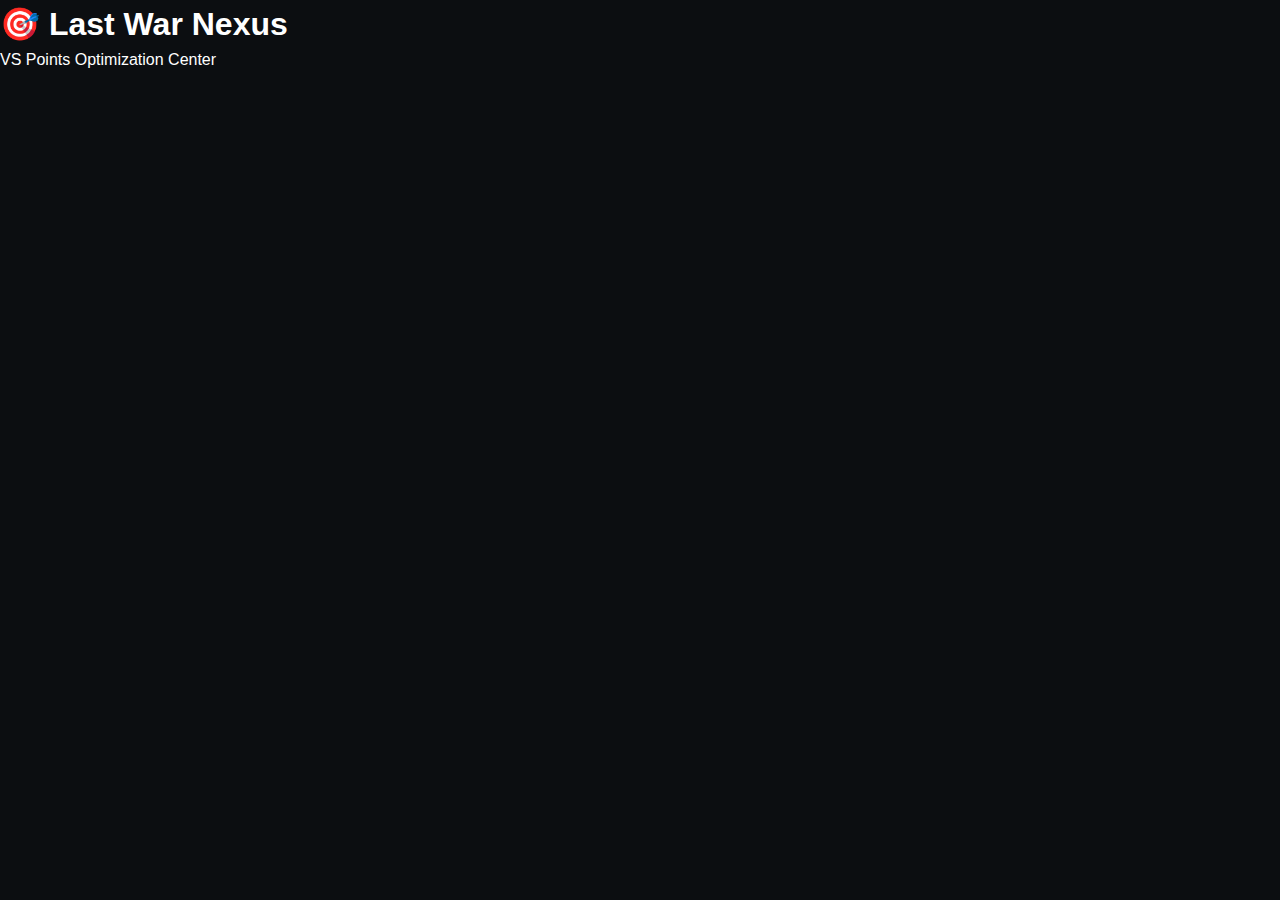
<file: index.html>
<!DOCTYPE html>
<html lang="en" data-color-scheme="dark">
<head>
    <meta charset="UTF-8">
    <meta name="viewport" content="width=device-width, initial-scale=1.0">
    <title>Last War Nexus - Ultimate Event Tracker</title>
    
    <!-- Google AdSense (Verified Working) -->
    <script async src="https://pagead2.googlesyndication.com/pagead/js/adsbygoogle.js?client=ca-pub-2898635719839576" crossorigin="anonymous"></script>
    
    <link rel="stylesheet" href="style.css">
    <link rel="icon" href="data:image/svg+xml,<svg xmlns=%22http://www.w3.org/2000/svg%22 viewBox=%220 0 100 100%22><text y=%22.9em%22 font-size=%2290%22>🎯</text></svg>">
</head>
<body>
    <!-- Top Ad -->
    <div class="ad-zone ad-banner-top">
        <ins class="adsbygoogle"
            style="display:block"
            data-ad-client="ca-pub-2898635719839576"
            data-ad-slot="1234567890"
            data-ad-format="auto"
            data-full-width-responsive="true"></ins>
    </div>

    <div class="container">
        <!-- Header -->
        <header class="header">
            <h1>🎯 Last War Nexus</h1>
            <p class="subtitle">VS Points Optimization Center</p>
        </header>

        <!-- Dashboard -->
        <section class="dashboard-grid">
            <!-- ... (keep existing dashboard structure) ... -->
        </section>

        <!-- Main Content -->
        <main>
            <!-- ... (keep existing navigation/content sections) ... -->
        </main>

        <!-- Bottom Ad -->
        <div class="ad-zone ad-banner-bottom">
            <ins class="adsbygoogle"
                style="display:block"
                data-ad-client="ca-pub-2898635719839576"
                data-ad-slot="0987654321"
                data-ad-format="auto"
                data-full-width-responsive="true"></ins>
        </div>
    </div>

    <!-- Mobile Footer Ad -->
    <div class="ad-zone ad-sticky-footer">
        <ins class="adsbygoogle"
            style="display:inline-block;width:320px;height:50px"
            data-ad-client="ca-pub-2898635719839576"
            data-ad-slot="6789012345"></ins>
    </div>

    <script src="app.js"></script>
</body>
</html>
</file>
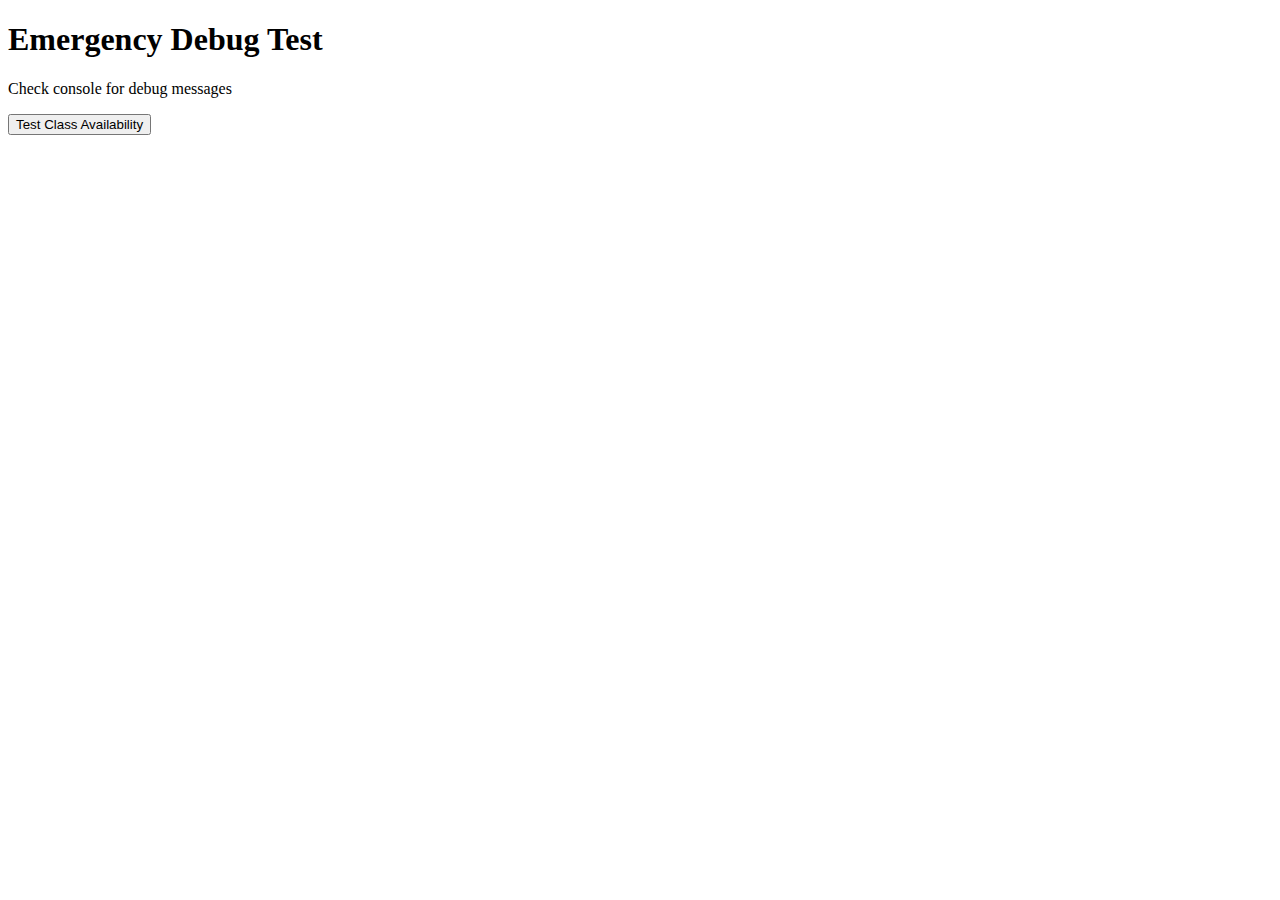
<file: debug.html>
<!DOCTYPE html>
<html lang="en">
<head>
    <meta charset="UTF-8">
    <meta name="viewport" content="width=device-width, initial-scale=1.0">
    <title>Debug Test - Last War Nexus</title>
</head>
<body>
    <h1>Emergency Debug Test</h1>
    <p>Check console for debug messages</p>
    
    <button onclick="console.log('Button test:', typeof VSPointsOptimizer)">Test Class Availability</button>
    
    <script src="debug-test.js"></script>
</body>
</html>
</file>
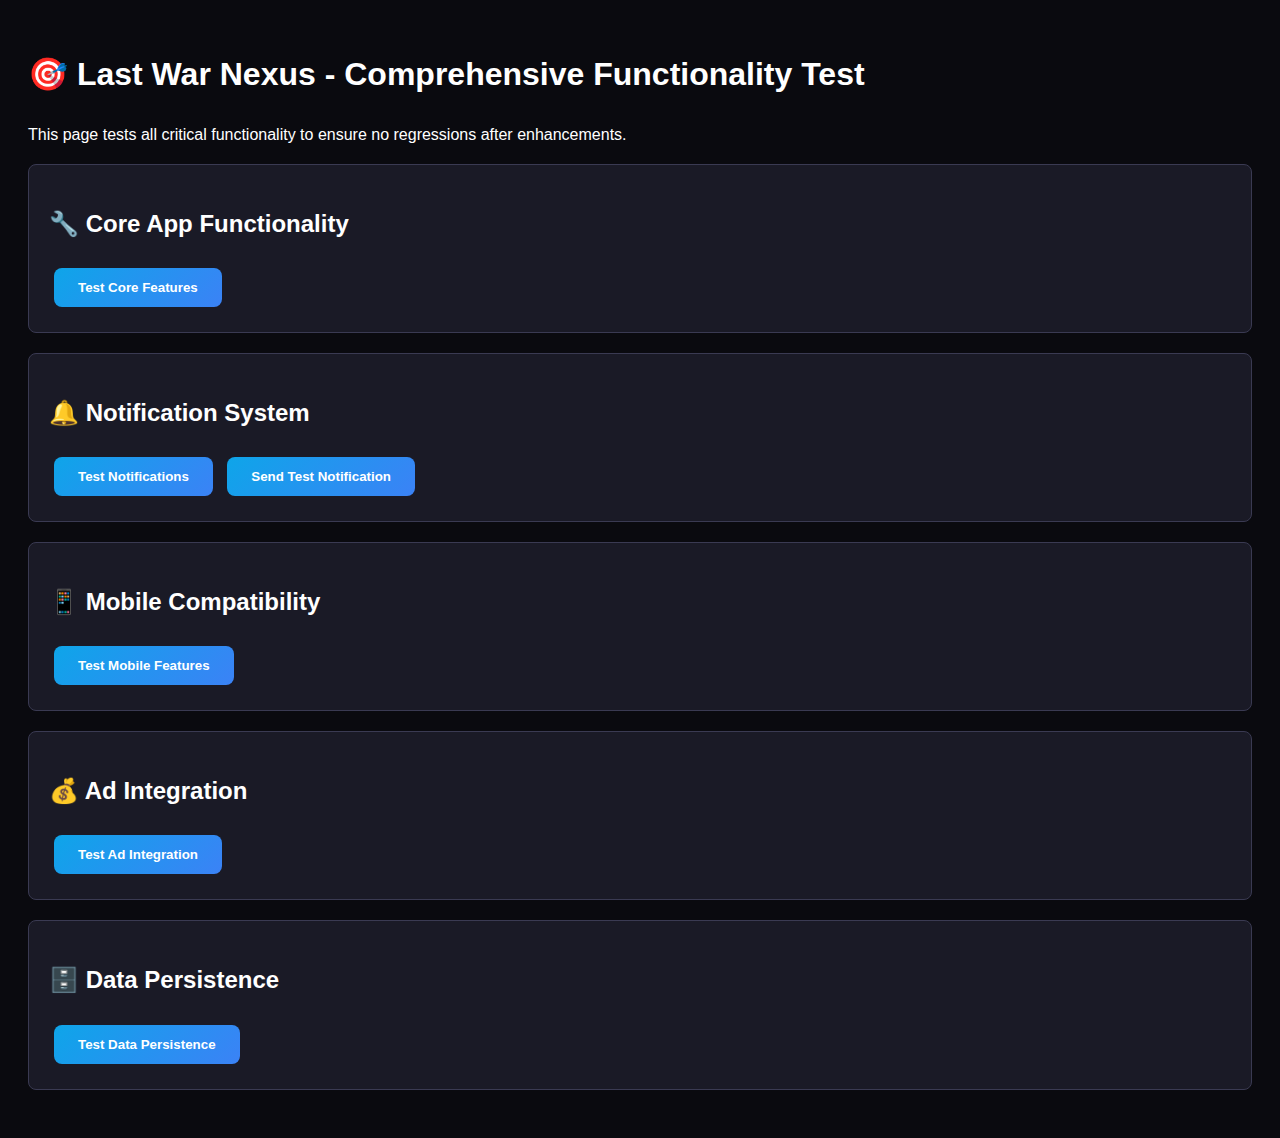
<file: functionality-test.html>
<!DOCTYPE html>
<html lang="en">
<head>
    <meta charset="UTF-8">
    <meta name="viewport" content="width=device-width, initial-scale=1.0">
    <title>Last War Nexus - Functionality Test</title>
    <style>
        body {
            font-family: 'Inter', sans-serif;
            background: #0a0a0f;
            color: #ffffff;
            padding: 20px;
            line-height: 1.6;
        }
        .test-section {
            background: #1a1a26;
            padding: 20px;
            border-radius: 8px;
            margin-bottom: 20px;
            border: 1px solid #3a3a52;
        }
        .test-result {
            padding: 10px;
            border-radius: 4px;
            margin: 5px 0;
        }
        .pass { background: rgba(34, 197, 94, 0.2); border-left: 4px solid #22c55e; }
        .fail { background: rgba(239, 68, 68, 0.2); border-left: 4px solid #ef4444; }
        .warn { background: rgba(245, 158, 11, 0.2); border-left: 4px solid #f59e0b; }
        button {
            background: linear-gradient(135deg, #0ea5e9 0%, #3b82f6 100%);
            color: white;
            border: none;
            padding: 12px 24px;
            border-radius: 8px;
            cursor: pointer;
            margin: 5px;
            font-weight: 600;
        }
        button:hover {
            opacity: 0.9;
        }
        .status {
            font-weight: bold;
            display: inline-block;
            margin-left: 10px;
        }
    </style>
</head>
<body>
    <h1>🎯 Last War Nexus - Comprehensive Functionality Test</h1>
    <p>This page tests all critical functionality to ensure no regressions after enhancements.</p>

    <div class="test-section">
        <h2>🔧 Core App Functionality</h2>
        <div id="core-tests"></div>
        <button onclick="testCoreFunctionality()">Test Core Features</button>
    </div>

    <div class="test-section">
        <h2>🔔 Notification System</h2>
        <div id="notification-tests"></div>
        <button onclick="testNotifications()">Test Notifications</button>
        <button onclick="requestTestNotification()">Send Test Notification</button>
    </div>

    <div class="test-section">
        <h2>📱 Mobile Compatibility</h2>
        <div id="mobile-tests"></div>
        <button onclick="testMobileFeatures()">Test Mobile Features</button>
    </div>

    <div class="test-section">
        <h2>💰 Ad Integration</h2>
        <div id="ad-tests"></div>
        <button onclick="testAdIntegration()">Test Ad Integration</button>
    </div>

    <div class="test-section">
        <h2>🗄️ Data Persistence</h2>
        <div id="storage-tests"></div>
        <button onclick="testDataPersistence()">Test Data Persistence</button>
    </div>

    <script>
        // Test results display
        function addTestResult(containerId, message, status) {
            const container = document.getElementById(containerId);
            const result = document.createElement('div');
            result.className = `test-result ${status}`;
            result.innerHTML = `${message} <span class="status">${status.toUpperCase()}</span>`;
            container.appendChild(result);
        }

        // Core functionality tests
        function testCoreFunctionality() {
            const container = document.getElementById('core-tests');
            container.innerHTML = '';

            // Test if we can access the parent window's app
            try {
                if (window.opener && window.opener.lastWarNexus) {
                    const app = window.opener.lastWarNexus;
                    
                    // Test core properties
                    addTestResult('core-tests', 'VSPointsOptimizer instance found', 'pass');
                    
                    // Test data structure
                    if (app.data && app.data.armsRacePhases) {
                        addTestResult('core-tests', `Arms Race data loaded (${app.data.armsRacePhases.length} phases)`, 'pass');
                    } else {
                        addTestResult('core-tests', 'Arms Race data not found', 'fail');
                    }
                    
                    // Test time calculation
                    try {
                        const serverTime = app.getServerTime();
                        addTestResult('core-tests', `Server time calculation working: ${serverTime.toLocaleTimeString()}`, 'pass');
                    } catch (e) {
                        addTestResult('core-tests', 'Server time calculation failed', 'fail');
                    }
                    
                    // Test phase detection
                    try {
                        const currentPhase = app.getCurrentArmsPhase();
                        addTestResult('core-tests', `Current phase detection: ${currentPhase.name}`, 'pass');
                    } catch (e) {
                        addTestResult('core-tests', 'Phase detection failed', 'fail');
                    }
                    
                    // Test priority window detection
                    try {
                        const nextWindow = app.findNextPriorityWindow();
                        if (nextWindow) {
                            addTestResult('core-tests', 'Priority window detection working', 'pass');
                        } else {
                            addTestResult('core-tests', 'No priority windows detected', 'warn');
                        }
                    } catch (e) {
                        addTestResult('core-tests', 'Priority window detection failed', 'fail');
                    }
                    
                } else {
                    addTestResult('core-tests', 'App not accessible - open this from main site', 'fail');
                }
            } catch (e) {
                addTestResult('core-tests', `Core test error: ${e.message}`, 'fail');
            }
        }

        // Notification system tests
        function testNotifications() {
            const container = document.getElementById('notification-tests');
            container.innerHTML = '';

            // Test notification API support
            if ('Notification' in window) {
                addTestResult('notification-tests', 'Browser supports notifications', 'pass');
                
                // Test permission status
                const permission = Notification.permission;
                addTestResult('notification-tests', `Notification permission: ${permission}`, 
                    permission === 'granted' ? 'pass' : permission === 'denied' ? 'fail' : 'warn');
                
                // Test app notification integration
                if (window.opener && window.opener.lastWarNexus) {
                    const app = window.opener.lastWarNexus;
                    
                    if (typeof app.showNotification === 'function') {
                        addTestResult('notification-tests', 'showNotification method available', 'pass');
                    } else {
                        addTestResult('notification-tests', 'showNotification method missing', 'fail');
                    }
                    
                    if (typeof app.checkNotifications === 'function') {
                        addTestResult('notification-tests', 'Enhanced notification checking available', 'pass');
                    } else {
                        addTestResult('notification-tests', 'Enhanced notifications not implemented', 'warn');
                    }
                    
                    addTestResult('notification-tests', `Notifications enabled: ${app.notificationsEnabled}`, 
                        app.notificationsEnabled ? 'pass' : 'warn');
                    
                    if (app.advanceWarningMinutes) {
                        addTestResult('notification-tests', `Advance warning: ${app.advanceWarningMinutes} minutes`, 'pass');
                    }
                }
                
            } else {
                addTestResult('notification-tests', 'Browser does not support notifications', 'fail');
            }
        }

        // Send test notification
        function requestTestNotification() {
            if (window.opener && window.opener.lastWarNexus) {
                const app = window.opener.lastWarNexus;
                if (app.showNotification) {
                    app.showNotification('Test Notification', 'This is a test notification from the functionality checker.');
                    addTestResult('notification-tests', 'Test notification sent', 'pass');
                } else {
                    addTestResult('notification-tests', 'Cannot send test notification', 'fail');
                }
            } else {
                addTestResult('notification-tests', 'App not accessible for test notification', 'fail');
            }
        }

        // Mobile feature tests
        function testMobileFeatures() {
            const container = document.getElementById('mobile-tests');
            container.innerHTML = '';

            // Test mobile detection
            const isMobile = window.innerWidth <= 768 || 
                           window.matchMedia('(pointer: coarse)').matches ||
                           /Android|iPhone|iPad|iPod|BlackBerry|IEMobile|Opera Mini/i.test(navigator.userAgent);
            
            addTestResult('mobile-tests', `Mobile device detected: ${isMobile}`, isMobile ? 'pass' : 'warn');
            
            // Test viewport
            addTestResult('mobile-tests', `Viewport: ${window.innerWidth}x${window.innerHeight}`, 'pass');
            
            // Test touch support
            const hasTouch = 'ontouchstart' in window || navigator.maxTouchPoints > 0;
            addTestResult('mobile-tests', `Touch support: ${hasTouch}`, hasTouch ? 'pass' : 'warn');
            
            // Test vibration support (mobile)
            if ('vibrate' in navigator) {
                addTestResult('mobile-tests', 'Vibration API supported', 'pass');
            } else {
                addTestResult('mobile-tests', 'Vibration API not supported', 'warn');
            }
            
            // Test orientation API
            if ('orientation' in window) {
                addTestResult('mobile-tests', `Screen orientation: ${window.orientation}°`, 'pass');
            } else {
                addTestResult('mobile-tests', 'Orientation API not available', 'warn');
            }
        }

        // Ad integration tests
        function testAdIntegration() {
            const container = document.getElementById('ad-tests');
            container.innerHTML = '';

            // Test if parent window has ad placeholders
            if (window.opener && window.opener.document) {
                const parentDoc = window.opener.document;
                
                const adPlaceholders = [118, 119, 120, 121];
                adPlaceholders.forEach(id => {
                    const placeholder = parentDoc.getElementById(`ezoic-pub-ad-placeholder-${id}`);
                    if (placeholder) {
                        addTestResult('ad-tests', `Ad placeholder ${id} found`, 'pass');
                    } else {
                        addTestResult('ad-tests', `Ad placeholder ${id} missing`, 'fail');
                    }
                });
                
                // Test for Ezoic script
                const scripts = parentDoc.querySelectorAll('script');
                let ezoicScriptFound = false;
                scripts.forEach(script => {
                    if (script.src && script.src.includes('ezoic')) {
                        ezoicScriptFound = true;
                    }
                });
                
                if (ezoicScriptFound) {
                    addTestResult('ad-tests', 'Ezoic script detected', 'pass');
                } else {
                    addTestResult('ad-tests', 'Ezoic script not found', 'warn');
                }
                
                // Test ads.txt
                fetch('/ads.txt')
                    .then(response => response.text())
                    .then(text => {
                        if (text.includes('ezoic.com')) {
                            addTestResult('ad-tests', 'ads.txt contains Ezoic entries', 'pass');
                        } else {
                            addTestResult('ad-tests', 'ads.txt missing Ezoic entries', 'fail');
                        }
                    })
                    .catch(() => {
                        addTestResult('ad-tests', 'ads.txt not accessible', 'fail');
                    });
                
            } else {
                addTestResult('ad-tests', 'Cannot access parent window for ad testing', 'fail');
            }
        }

        // Data persistence tests
        function testDataPersistence() {
            const container = document.getElementById('storage-tests');
            container.innerHTML = '';

            // Test localStorage
            try {
                localStorage.setItem('test-key', 'test-value');
                const retrieved = localStorage.getItem('test-key');
                localStorage.removeItem('test-key');
                
                if (retrieved === 'test-value') {
                    addTestResult('storage-tests', 'localStorage working', 'pass');
                } else {
                    addTestResult('storage-tests', 'localStorage not working', 'fail');
                }
            } catch (e) {
                addTestResult('storage-tests', 'localStorage not available', 'fail');
            }

            // Test app settings persistence
            if (window.opener && window.opener.lastWarNexus) {
                const app = window.opener.lastWarNexus;
                const settings = localStorage.getItem('lwn-settings');
                
                if (settings) {
                    try {
                        const parsed = JSON.parse(settings);
                        addTestResult('storage-tests', 'App settings found in localStorage', 'pass');
                        
                        if (parsed.isSetupComplete !== undefined) {
                            addTestResult('storage-tests', `Setup completed: ${parsed.isSetupComplete}`, 'pass');
                        }
                        
                        if (parsed.notificationsEnabled !== undefined) {
                            addTestResult('storage-tests', `Notifications: ${parsed.notificationsEnabled}`, 'pass');
                        }
                        
                    } catch (e) {
                        addTestResult('storage-tests', 'App settings corrupted', 'fail');
                    }
                } else {
                    addTestResult('storage-tests', 'No app settings found', 'warn');
                }

                // Test notification history
                if (app.notificationHistory) {
                    const historySize = Object.keys(app.notificationHistory).length;
                    addTestResult('storage-tests', `Notification history: ${historySize} entries`, 'pass');
                }
            }

            // Test service worker
            if ('serviceWorker' in navigator) {
                navigator.serviceWorker.getRegistrations().then(registrations => {
                    if (registrations.length > 0) {
                        addTestResult('storage-tests', 'Service worker registered', 'pass');
                    } else {
                        addTestResult('storage-tests', 'No service worker registered', 'warn');
                    }
                });
            } else {
                addTestResult('storage-tests', 'Service worker not supported', 'warn');
            }
        }

        // Auto-run tests on load
        window.addEventListener('load', () => {
            setTimeout(() => {
                testCoreFunctionality();
                testNotifications();
                testMobileFeatures();
                testAdIntegration();
                testDataPersistence();
            }, 1000);
        });
    </script>
</body>
</html>
</file>
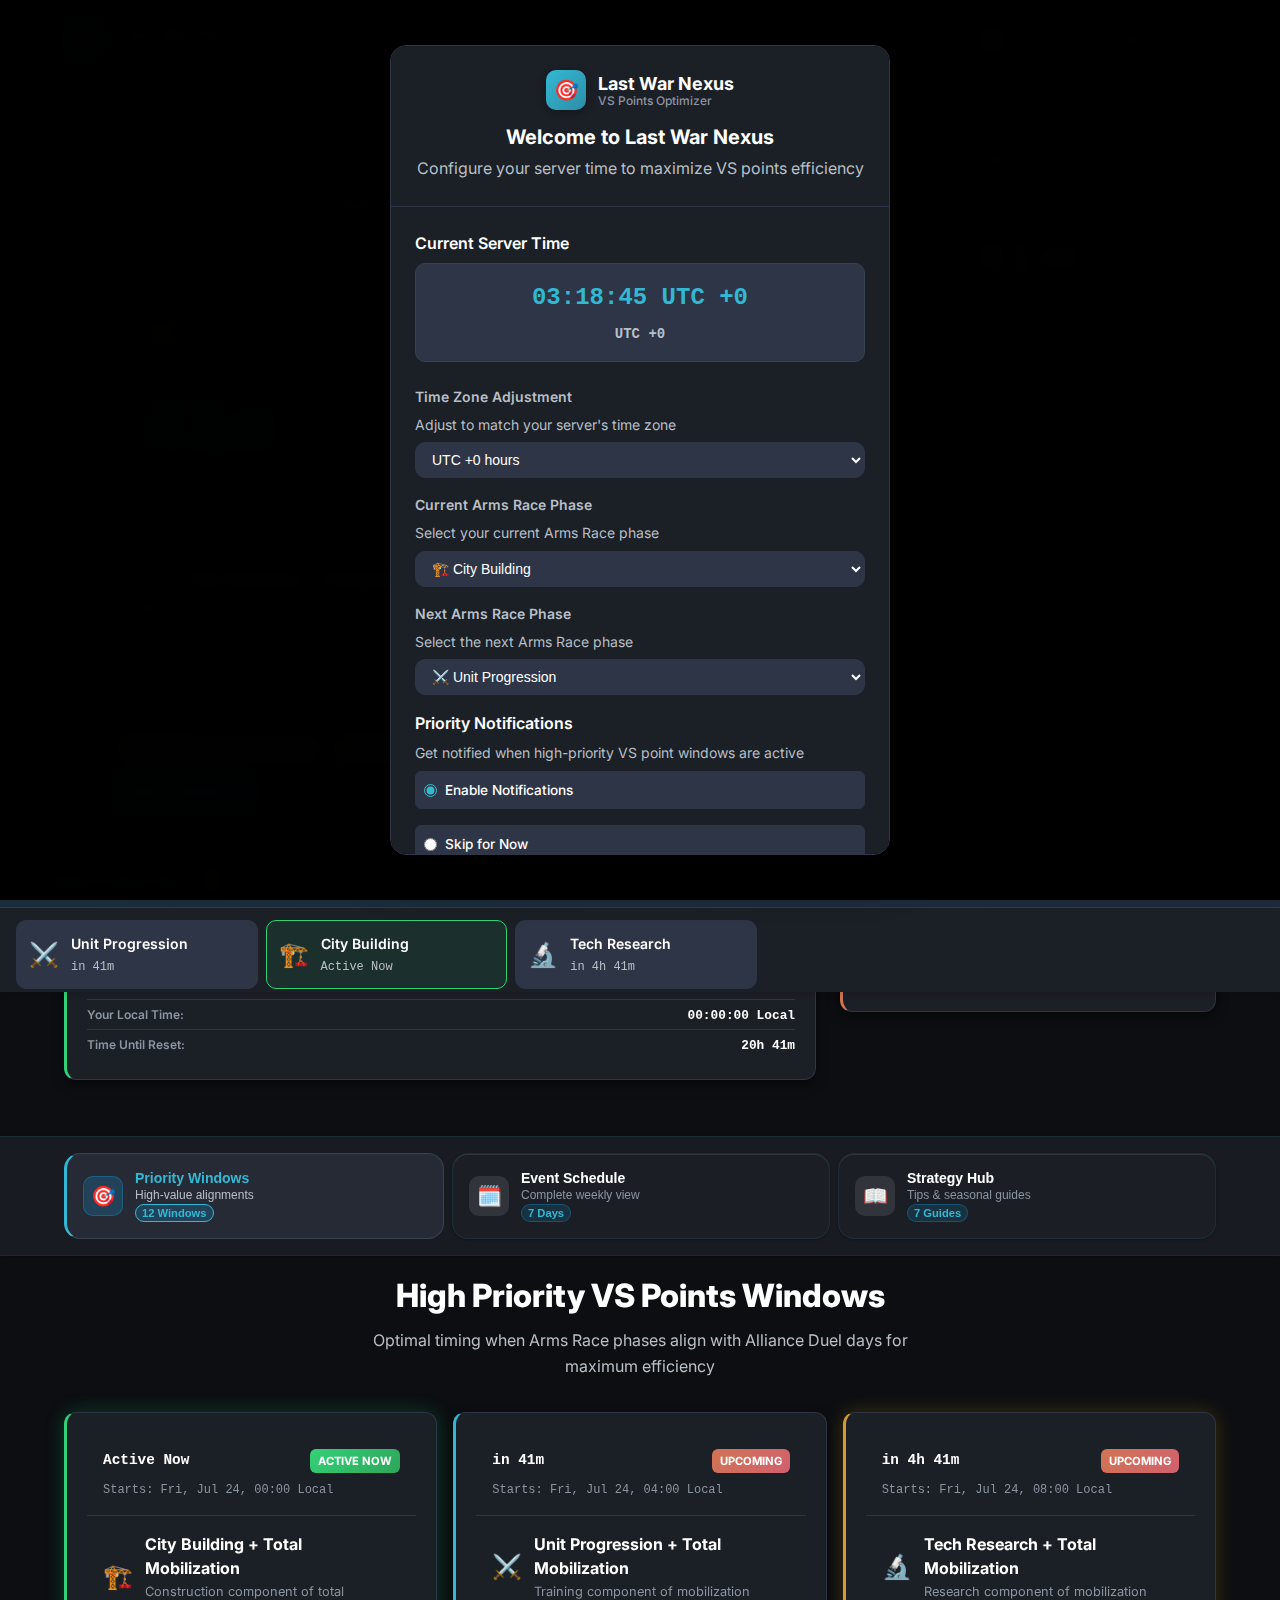
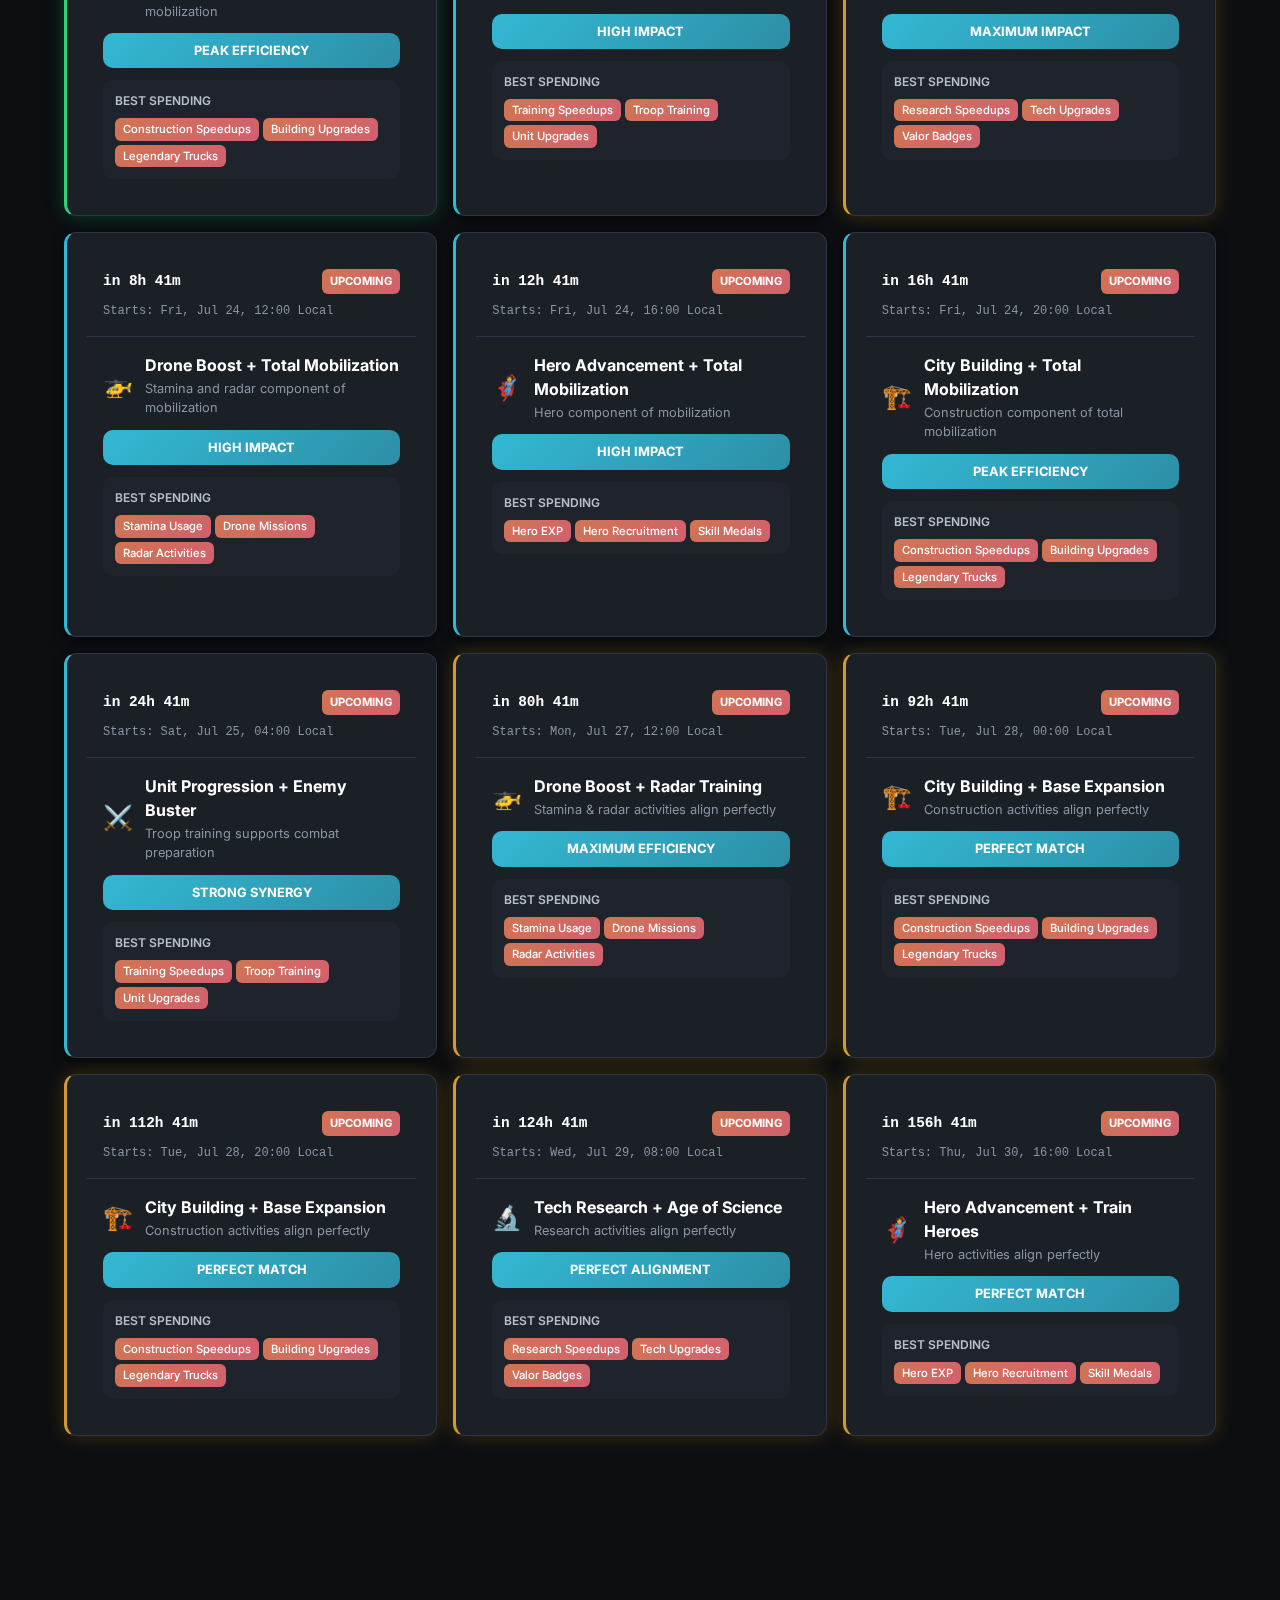
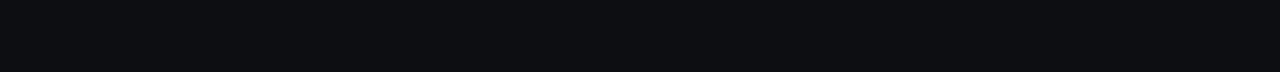
<file: index-broken-backup.html>
<!DOCTYPE html>
<html lang="en">
<head>
    <meta charset="UTF-8">
    <meta name="viewport" content="width=device-width, initial-scale=1.0, minimum-scale=1.0, maximum-scale=5.0, user-scalable=yes, viewport-fit=cover">
    <meta name="theme-color" content="#0ea5e9">
    <meta name="color-scheme" content="dark light">
    
    <!-- Primary Meta Tags -->
    <title>Last War Nexus - VS Points & Arms Race Optimizer</title>
    <meta name="title" content="Last War Nexus - VS Points & Arms Race Optimizer">
    <meta name="description" content="Maximize VS points efficiency by tracking Arms Race phases and Alliance Duel alignment windows for Last War: Survival players.">
    <meta name="keywords" content="Last War Survival, VS Points, Arms Race, Alliance Duel, optimization, strategy, gaming">
    <meta name="author" content="Last War Nexus">
    <meta name="robots" content="index, follow">
    
    <!-- Google Fonts -->
    <link rel="preconnect" href="https://fonts.googleapis.com">
    <link rel="preconnect" href="https://fonts.gstatic.com" crossorigin>
    <link href="https://fonts.googleapis.com/css2?family=Inter:wght@300;400;500;600;700;800;900&display=swap" rel="stylesheet">
    
    <!-- Open Graph / Facebook -->
    <meta property="og:type" content="website">
    <meta property="og:url" content="https://www.lastwarnexus.com/">
    <meta property="og:title" content="Last War Nexus - VS Points Optimizer">
    <meta property="og:description" content="Maximize VS points efficiency by tracking Arms Race phases and Alliance Duel alignment windows for Last War: Survival players.">
    <meta property="og:image" content="https://www.lastwarnexus.com/og-image.png">
    <meta property="og:site_name" content="Last War Nexus">
    
    <!-- Twitter -->
    <meta property="twitter:card" content="summary_large_image">
    <meta property="twitter:url" content="https://www.lastwarnexus.com/">
    <meta property="twitter:title" content="Last War Nexus - VS Points Optimizer">
    <meta property="twitter:description" content="Maximize VS points efficiency by tracking Arms Race phases and Alliance Duel alignment windows for Last War: Survival players.">
    <meta property="twitter:image" content="https://www.lastwarnexus.com/og-image.png">
    
    <!-- Favicon -->
    <link rel="icon" type="image/svg+xml" href="data:image/svg+xml,<svg xmlns='http://www.w3.org/2000/svg' viewBox='0 0 100 100'><text y='.9em' font-size='90'>🎯</text></svg>">
    <link rel="apple-touch-icon" href="data:image/svg+xml,<svg xmlns='http://www.w3.org/2000/svg' viewBox='0 0 100 100'><text y='.9em' font-size='90'>🎯</text></svg>">
    
    <!-- PWA Manifest -->
    <link rel="manifest" href="manifest.json">
    
    <!-- Apple PWA Meta Tags -->
    <meta name="apple-mobile-web-app-capable" content="yes">
    <meta name="apple-mobile-web-app-status-bar-style" content="black-translucent">
    <meta name="apple-mobile-web-app-title" content="LW Nexus">
    
    <!-- Microsoft PWA Meta Tags -->
    <meta name="msapplication-TileColor" content="#0ea5e9">
    <meta name="msapplication-tap-highlight" content="no">
    
    <!-- Ezoic Site Verification -->
    <meta name="ezoic-site-verification" content="CoxUDBfa0p5gRIezES1SbgSPK252Lg" />
    
    <!-- Ezoic Privacy Scripts (MUST load before main Ezoic script) -->
    <script src="https://the.gatekeeperconsent.com/cmp.min.js" data-cfasync="false"></script>
    <script data-cfasync="false">
    window._sp_ = {
        config: {
            accountId: 1584,
            baseEndpoint: 'https://cdn.privacy-mgmt.com'
        }
    }
    </script>
    <script src="https://cdn.privacy-mgmt.com/wrapperMessagingWithoutDetection.js" data-cfasync="false"></script>
    
    <!-- Ezoic Main Integration -->
    <script data-cfasync="false">
    window.ezstandalone = window.ezstandalone || {};
    ezstandalone.cmd = ezstandalone.cmd || [];
    </script>
    <script data-cfasync="false" src="//www.ezojs.com/ezoic/sa.min.js"></script>
    
    <!-- Ezoic Configuration -->
    <script data-cfasync="false">
    ezstandalone.cmd.push(function() {
      ezstandalone.config({
        limitCookies: true,
        anchorAdPosition: "bottom"
      });
    });
    </script>
    
    <!-- Load CSS files -->
    <link rel="stylesheet" href="style.css">
    
    <!-- Structured Data for SEO -->
    <script type="application/ld+json">
    {
        "@context": "https://schema.org",
        "@type": "WebApplication",
        "name": "Last War Nexus",
        "description": "VS Points & Arms Race optimization tool for Last War: Survival players",
        "url": "https://www.lastwarnexus.com",
        "applicationCategory": "GameApplication",
        "operatingSystem": "Web Browser",
        "browserRequirements": "Requires JavaScript. Requires HTML5.",
        "softwareVersion": "1.0.0",
        "offers": {
            "@type": "Offer",
            "price": "0",
            "priceCurrency": "USD"
        },
        "author": {
            "@type": "Organization",
            "name": "Last War Nexus"
        }
    }
    </script>
</head>
<body>
    
    <!-- Main Application Container -->
    <div class="app-container" id="app-container">
        <!-- Header Navigation -->
        <header class="main-nav" role="banner">
            <nav class="nav-container" role="navigation" aria-label="Main navigation">
                <div class="brand">
                    <div class="brand-icon-container">
                        <span class="brand-icon" aria-hidden="true">🎯</span>
                        <div class="brand-glow" aria-hidden="true"></div>
                    </div>
                    <div class="brand-info">
                        <span class="brand-text">Last War Nexus</span>
                        <span class="brand-subtitle">VS Points Optimizer</span>
                    </div>
                </div>
                
                <div class="nav-actions">
                    <!-- Time Toggle Button -->
                    <button class="time-toggle-btn" type="button" aria-label="Toggle between local and server time" id="time-toggle-btn">
                        <span class="time-toggle-icon" aria-hidden="true" title="Clock Icon">🕐</span>
                        <span class="time-toggle-label" id="time-toggle-label">Server Time</span>
                    </button>
                    
                    <!-- Settings Dropdown -->
                    <div class="settings-dropdown-container">
                        <button class="settings-btn" type="button" aria-label="Open settings" aria-expanded="false" id="settings-toggle">
                            <span aria-hidden="true" title="Settings Gear Icon">⚙️</span>
                            Settings
                        </button>
                        
                        <div class="settings-dropdown" role="menu" aria-label="Settings menu" id="settings-dropdown">
                            <div class="dropdown-header">
                                <h3>Settings & Configuration</h3>
                                <p>Adjust timezone and phase settings for accurate calculations</p>
                            </div>
                            <div class="dropdown-content">
                                <div class="setting-item">
                                    <label for="time-offset">Server Timezone</label>
                                    <select id="time-offset" class="form-select">
                                        <option value="-12">UTC -12 hours</option>
                                        <option value="-11">UTC -11 hours</option>
                                        <option value="-10">UTC -10 hours</option>
                                        <option value="-9">UTC -9 hours</option>
                                        <option value="-8">UTC -8 hours</option>
                                        <option value="-7">UTC -7 hours</option>
                                        <option value="-6">UTC -6 hours</option>
                                        <option value="-5">UTC -5 hours</option>
                                        <option value="-4">UTC -4 hours</option>
                                        <option value="-3">UTC -3 hours</option>
                                        <option value="-2">UTC -2 hours</option>
                                        <option value="-1">UTC -1 hour</option>
                                        <option value="0" selected>UTC +0 hours</option>
                                        <option value="1">UTC +1 hour</option>
                                        <option value="2">UTC +2 hours</option>
                                        <option value="3">UTC +3 hours</option>
                                        <option value="4">UTC +4 hours</option>
                                        <option value="5">UTC +5 hours</option>
                                        <option value="5.5">UTC +5.5 hours</option>
                                        <option value="6">UTC +6 hours</option>
                                        <option value="7">UTC +7 hours</option>
                                        <option value="8">UTC +8 hours</option>
                                        <option value="9">UTC +9 hours</option>
                                        <option value="10">UTC +10 hours</option>
                                        <option value="11">UTC +11 hours</option>
                                        <option value="12">UTC +12 hours</option>
                                    </select>
                                </div>
                                <div class="setting-item">
                                    <label for="current-phase-select">Current Arms Race Phase Override</label>
                                    <select id="current-phase-select" class="form-select">
                                        <option value="">Use server time calculation</option>
                                        <option value="city_building">🏗️ City Building</option>
                                        <option value="unit_progression">⚔️ Unit Progression</option>
                                        <option value="tech_research">🔬 Tech Research</option>
                                        <option value="drone_boost">🚁 Drone Boost</option>
                                        <option value="hero_advancement">🦸 Hero Advancement</option>
                                    </select>
                                </div>
                                <div class="setting-item">
                                    <label for="next-phase-select">Next Arms Race Phase Override</label>
                                    <select id="next-phase-select" class="form-select">
                                        <option value="">Use calculated next phase</option>
                                        <option value="city_building">🏗️ City Building</option>
                                        <option value="unit_progression">⚔️ Unit Progression</option>
                                        <option value="tech_research">🔬 Tech Research</option>
                                        <option value="drone_boost">🚁 Drone Boost</option>
                                        <option value="hero_advancement">🦸 Hero Advancement</option>
                                    </select>
                                </div>
                                <div class="setting-item">
                                    <label for="notifications-toggle">Priority Notifications</label>
                                    <select id="notifications-toggle" class="form-select">
                                        <option value="disabled">Disabled</option>
                                        <option value="enabled">Enabled</option>
                                    </select>
                                </div>
                                <div class="setting-actions">
                                    <button type="button" class="btn btn-secondary" id="save-settings">
                                        Save Settings
                                    </button>
                                    <button type="button" class="btn btn-secondary" data-action="reset-settings">
                                        Reset to Defaults
                                    </button>
                                </div>
                            </div>
                        </div>
                    </div>
                </div>
            </nav>
        </header>

        <!-- Ezoic Ad - Top Banner -->
        <div style="margin: 15px 0; text-align: center;">
            <div id="ezoic-pub-ad-placeholder-101"></div>
        </div>

        <!-- Dashboard Section -->
        <section class="dashboard-section" id="main-content">
            <div class="dashboard-grid-compact">
                <div class="main-cards">
                    <!-- Enhanced VS Points Optimizer Card -->
                    <div class="vs-optimizer-card">
                        <div class="optimizer-header">
                            <div class="optimizer-title">
                                <h2>VS Points Optimizer</h2>
                                <div class="live-indicator">
                                    <span class="live-dot"></span>
                                    <span class="live-text">LIVE</span>
                                </div>
                            </div>
                            <div class="server-time-display">
                                <div id="main-time-display">Loading...</div>
                                <div class="time-mode-label" id="main-time-mode-label">Server Time</div>
                            </div>
                        </div>
                        
                        <div class="optimizer-content">
                            <!-- Next High Priority Section -->
                            <div class="next-priority-banner">
                                <div class="priority-content">
                                    <div class="priority-icon">⚡</div>
                                    <div class="priority-text">
                                        <h3 id="priority-banner-title">NEXT HIGH PRIORITY</h3>
                                        <div class="priority-countdown" id="priority-countdown">Loading...</div>
                                        <div class="priority-remaining">TIME REMAINING</div>
                                    </div>
                                </div>
                            </div>
                            
                            <!-- Current Phase Information -->
                            <div class="current-phase-info">
                                <div class="phase-header">
                                    <div class="phase-icon" id="phase-icon">🚁</div>
                                    <div class="phase-details">
                                        <h4 id="phase-title">Loading...</h4>
                                        <p id="phase-description">Loading phase information...</p>
                                    </div>
                                    <div class="efficiency-badge" id="efficiency-badge">Loading...</div>
                                </div>
                            </div>
                            
                            <!-- Best Spending Section -->
                            <div class="spending-section">
                                <h4>BEST SPENDING FOR MAXIMUM POINTS</h4>
                                <div class="spending-tags" id="spending-tags">
                                    <div class="spending-tag loading">Loading...</div>
                                </div>
                            </div>
                        </div>
                    </div>
                    
                    <!-- Server Reset Information Card -->
                    <div class="server-reset-card">
                        <div class="card-header">
                            <h3>🕐 Server Reset Information</h3>
                        </div>
                        <div class="card-content">
                            <div class="reset-info">
                                <div class="reset-item">
                                    <span class="reset-label">Next Server Reset:</span>
                                    <span class="reset-value" id="next-server-reset">Loading...</span>
                                </div>
                                <div class="reset-item">
                                    <span class="reset-label">Your Local Time:</span>
                                    <span class="reset-value" id="reset-local-time">Loading...</span>
                                </div>
                                <div class="reset-item">
                                    <span class="reset-label">Time Until Reset:</span>
                                    <span class="reset-value" id="time-until-reset">Loading...</span>
                                </div>
                            </div>
                        </div>
                    </div>
                </div>
                
                <div class="side-cards">
                    <!-- Phase Countdown Card -->
                    <div class="countdown-card-compact">
                        <div class="card-header">
                            <h3>⏰ Phase Transition</h3>
                        </div>
                        <div class="card-content">
                            <div id="countdown-timer" class="countdown-value">Loading...</div>
                            <div id="current-phase" class="current-phase">Loading...</div>
                            
                            <!-- Countdown Progress Bar -->
                            <div class="countdown-progress-section">
                                <div class="progress-bar-container">
                                    <div class="progress-bar" id="countdown-progress">
                                        <div class="progress-fill" id="countdown-progress-fill"></div>
                                        <div class="progress-glow" id="countdown-progress-glow"></div>
                                    </div>
                                </div>
                                <div class="progress-labels">
                                    <span class="progress-label-start">Phase Start</span>
                                    <span class="progress-label-end">Phase End</span>
                                </div>
                            </div>
                            
                            <div class="time-details">
                                <div class="time-row">
                                    <span class="time-label">Current Time:</span>
                                    <span id="current-display-time" class="time-value">Loading...</span>
                                </div>
                                <div class="time-row">
                                    <span class="time-label">Server Time:</span>
                                    <span id="server-display-time" class="time-value">Loading...</span>
                                </div>
                                <div class="time-row">
                                    <span class="time-label">Phase Ends:</span>
                                    <span id="phase-end-time" class="time-value">Loading...</span>
                                </div>
                            </div>
                            
                            <div class="next-phase-preview">
                                <strong>Next:</strong> <span id="next-phase-preview">Loading...</span>
                            </div>
                        </div>
                    </div>

                    <!-- Ezoic Ad - Sidebar -->
                    <div style="margin: 15px 0; text-align: center;">
                        <div id="ezoic-pub-ad-placeholder-102"></div>
                    </div>

                    <!-- Strategy Tips Card -->
                    <div class="strategy-card-compact">
                        <div class="card-header">
                            <h3>💡 Quick Tips</h3>
                        </div>
                        <div class="card-content">
                            <div class="tip-item">
                                <strong>4x Point Strategy:</strong> Perfect alignments give 4x VS Points (2x Arms Race + 2x VS Day)
                            </div>
                            <div class="tip-item">
                                <strong>Friday Priority:</strong> Total Mobilization = 4x points with ANY Arms Race phase
                            </div>
                            <div class="tip-item">
                                <strong>VIP Store Value:</strong> 30-50% better value than regular store for speedups
                            </div>
                            <div class="tip-item">
                                <strong>Diamond Strategy:</strong> Diamond purchases always count for 2x base points
                            </div>
                        </div>
                    </div>
                </div>
            </div>
        </section>

        <!-- Ezoic Ad - Mid Content -->
        <div style="margin: 20px 0; text-align: center;">
            <div id="ezoic-pub-ad-placeholder-103"></div>
        </div>

        <!-- Tab Navigation -->
        <nav class="tab-navigation" role="navigation" aria-label="Main sections">
            <div class="tab-container" role="tablist">
                <button class="tab-btn active" data-tab="priority" type="button" role="tab" aria-selected="true" id="priority-tab-btn">
                    <div class="tab-content-item">
                        <div class="tab-icon-wrapper">
                            <span class="tab-icon" aria-hidden="true" title="Priority Windows Target Icon">🎯</span>
                        </div>
                        <div class="tab-info">
                            <span class="tab-label">Priority Windows</span>
                            <span class="tab-description">High-value alignments</span>
                            <span class="tab-count" id="priority-count">Loading</span>
                        </div>
                    </div>
                </button>
                <button class="tab-btn" data-tab="schedule" type="button" role="tab" aria-selected="false" id="schedule-tab-btn">
                    <div class="tab-content-item">
                        <div class="tab-icon-wrapper">
                            <span class="tab-icon" aria-hidden="true" title="Calendar Schedule Icon">🗓️</span>
                        </div>
                        <div class="tab-info">
                            <span class="tab-label">Event Schedule</span>
                            <span class="tab-description">Complete weekly view</span>
                            <span class="tab-count">7 Days</span>
                        </div>
                    </div>
                </button>
                <button class="tab-btn" data-tab="guides" type="button" role="tab" aria-selected="false" id="guides-tab-btn">
                    <div class="tab-content-item">
                        <div class="tab-icon-wrapper">
                            <span class="tab-icon" aria-hidden="true" title="Strategy Guide Book Icon">📖</span>
                        </div>
                        <div class="tab-info">
                            <span class="tab-label">Strategy Hub</span>
                            <span class="tab-description">Tips & seasonal guides</span>
                            <span class="tab-count">7 Guides</span>
                        </div>
                    </div>
                </button>
            </div>
        </nav>

        <!-- Main Content Area -->
        <main class="main-content">
            <div class="tab-content">
                <!-- Priority Windows Tab -->
                <div id="priority-tab" class="tab-panel active" role="tabpanel" aria-labelledby="priority-tab-btn">
                    <div class="section-header">
                        <h2>High Priority VS Points Windows</h2>
                        <p class="section-subtitle">Optimal timing when Arms Race phases align with Alliance Duel days for maximum efficiency</p>
                    </div>
                    <div id="priority-grid" class="priority-grid">
                        <div class="loading-message">Loading priority windows...</div>
                    </div>
                </div>

                <!-- Schedule Tab -->
                <div id="schedule-tab" class="tab-panel" role="tabpanel" aria-labelledby="schedule-tab-btn">
                    <div class="section-header">
                        <h2>Complete Event Schedule</h2>
                        <p class="section-subtitle">Full weekly schedule showing Arms Race phases and Alliance Duel days</p>
                    </div>
                    <div id="schedule-content" class="priority-grid">
                        <div class="loading-message">Loading schedule...</div>
                    </div>
                </div>

                <!-- Guides Tab -->
                <div id="guides-tab" class="tab-panel" role="tabpanel" aria-labelledby="guides-tab-btn">
                    <div class="section-header">
                        <h2>Strategy Guides</h2>
                        <p class="section-subtitle">Expert tips for maximizing VS points and Arms Race efficiency</p>
                    </div>
                    
                    <!-- Guide Type Navigation -->
                    <div class="guide-nav-container">
                        <div class="guide-nav" role="tablist" aria-label="Guide categories">
                            <button class="guide-nav-btn active" data-guide-type="tips" type="button" role="tab" aria-selected="true">
                                <span class="guide-nav-icon" aria-hidden="true">💡</span>
                                <span class="guide-nav-label">General Tips</span>
                            </button>
                            <button class="guide-nav-btn" data-guide-type="seasonal" type="button" role="tab" aria-selected="false">
                                <span class="guide-nav-icon" aria-hidden="true">📅</span>
                                <span class="guide-nav-label">Seasonal Guides</span>
                            </button>
                        </div>
                    </div>
                    
                    <!-- Guide Content -->
                    <div id="guides-content" class="priority-grid">
                        <div class="loading-message">Loading guides...</div>
                    </div>
                </div>
            </div>
        </main>
    </div>

    <!-- Priority Events Banner -->
    <aside class="priority-events-banner collapsed" id="priority-events-banner" role="complementary" aria-label="Upcoming priority events">
        <div class="banner-header" role="button" tabindex="0" aria-expanded="false" aria-controls="banner-content">
            <div class="banner-title">
                <span class="banner-icon" aria-hidden="true">⚡</span>
                <span class="banner-text">High Priority Events</span>
                <span class="banner-count" id="banner-count">0</span>
            </div>
            <div class="banner-toggle" id="banner-toggle" aria-hidden="true">▼</div>
        </div>
        <div class="banner-content" id="banner-content">
            <div class="banner-grid" id="banner-grid">
                <div class="banner-loading">Loading upcoming events...</div>
            </div>
        </div>
    </aside>

    <!-- Ezoic Ad - Bottom -->
    <div style="margin: 30px 0; text-align: center; padding-bottom: 20px;">
        <div id="ezoic-pub-ad-placeholder-104"></div>
    </div>

    <!-- Setup Modal -->
    <div class="setup-modal" id="setup-modal" role="dialog" aria-labelledby="setup-modal-title" aria-hidden="true">
        <div class="setup-modal-backdrop"></div>
        <div class="setup-modal-content">
            <div class="setup-header">
                <div class="brand">
                    <div class="brand-icon-container">
                        <span class="brand-icon" aria-hidden="true">🎯</span>
                    </div>
                    <div class="brand-info">
                        <span class="brand-text">Last War Nexus</span>
                        <span class="brand-subtitle">VS Points Optimizer</span>
                    </div>
                </div>
                <h2 id="setup-modal-title">Welcome to Last War Nexus</h2>
                <p>Configure your server time to maximize VS points efficiency</p>
            </div>
            
            <div class="setup-body">
                <div class="setup-section">
                    <h3>Current Server Time</h3>
                    <div class="server-time-display">
                        <div id="setup-server-time" class="setup-time">Loading...</div>
                        <div class="setup-timezone">UTC <span id="setup-timezone-offset">+0</span></div>
                    </div>
                </div>

                <form class="setup-form" id="setup-form">
                    <div class="setup-section">
                        <label for="setup-time-offset">Time Zone Adjustment</label>
                        <p class="setup-help">Adjust to match your server's time zone</p>
                        <select id="setup-time-offset" class="form-select" required>
                            <option value="-12">UTC -12 hours</option>
                            <option value="-11">UTC -11 hours</option>
                            <option value="-10">UTC -10 hours</option>
                            <option value="-9">UTC -9 hours</option>
                            <option value="-8">UTC -8 hours</option>
                            <option value="-7">UTC -7 hours</option>
                            <option value="-6">UTC -6 hours</option>
                            <option value="-5">UTC -5 hours</option>
                            <option value="-4">UTC -4 hours</option>
                            <option value="-3">UTC -3 hours</option>
                            <option value="-2">UTC -2 hours</option>
                            <option value="-1">UTC -1 hour</option>
                            <option value="0" selected>UTC +0 hours</option>
                            <option value="1">UTC +1 hour</option>
                            <option value="2">UTC +2 hours</option>
                            <option value="3">UTC +3 hours</option>
                            <option value="4">UTC +4 hours</option>
                            <option value="5">UTC +5 hours</option>
                            <option value="5.5">UTC +5.5 hours</option>
                            <option value="6">UTC +6 hours</option>
                            <option value="7">UTC +7 hours</option>
                            <option value="8">UTC +8 hours</option>
                            <option value="9">UTC +9 hours</option>
                            <option value="10">UTC +10 hours</option>
                            <option value="11">UTC +11 hours</option>
                            <option value="12">UTC +12 hours</option>
                        </select>
                    </div>

                    <div class="setup-section">
                        <label for="setup-current-phase">Current Arms Race Phase</label>
                        <p class="setup-help">Select your current Arms Race phase</p>
                        <select id="setup-current-phase" class="form-select" required>
                            <option value="city_building">🏗️ City Building</option>
                            <option value="unit_progression">⚔️ Unit Progression</option>
                            <option value="tech_research">🔬 Tech Research</option>
                            <option value="drone_boost">🚁 Drone Boost</option>
                            <option value="hero_advancement">🦸 Hero Advancement</option>
                        </select>
                    </div>

                    <div class="setup-section">
                        <label for="setup-next-phase">Next Arms Race Phase</label>
                        <p class="setup-help">Select the next Arms Race phase</p>
                        <select id="setup-next-phase" class="form-select" required>
                            <option value="city_building">🏗️ City Building</option>
                            <option value="unit_progression">⚔️ Unit Progression</option>
                            <option value="tech_research">🔬 Tech Research</option>
                            <option value="drone_boost">🚁 Drone Boost</option>
                            <option value="hero_advancement">🦸 Hero Advancement</option>
                        </select>
                    </div>

                    <div class="setup-section">
                        <h3>Priority Notifications</h3>
                        <p class="setup-help">Get notified when high-priority VS point windows are active</p>
                        <div style="display: flex; flex-direction: column; gap: var(--spacing-sm);">
                            <label style="display: flex; align-items: center; gap: var(--spacing-sm); cursor: pointer; padding: var(--spacing-sm); border: 1px solid var(--border-primary); border-radius: var(--border-radius-sm); background: var(--bg-surface); transition: all var(--transition-normal);" onmouseover="this.style.borderColor='var(--accent-primary)'" onmouseout="this.style.borderColor='var(--border-primary)'">
                                <input type="radio" name="notifications" value="enabled" checked style="accent-color: var(--accent-primary);">
                                <span style="font-size: 0.85rem; font-weight: 500; color: var(--text-primary);">Enable Notifications</span>
                            </label>
                            <label style="display: flex; align-items: center; gap: var(--spacing-sm); cursor: pointer; padding: var(--spacing-sm); border: 1px solid var(--border-primary); border-radius: var(--border-radius-sm); background: var(--bg-surface); transition: all var(--transition-normal);" onmouseover="this.style.borderColor='var(--accent-primary)'" onmouseout="this.style.borderColor='var(--border-primary)'">
                                <input type="radio" name="notifications" value="disabled" style="accent-color: var(--accent-primary);">
                                <span style="font-size: 0.85rem; font-weight: 500; color: var(--text-primary);">Skip for Now</span>
                            </label>
                        </div>
                    </div>

                    <div class="setup-actions">
                        <button type="button" class="btn btn-primary" id="setup-complete">
                            Complete Setup
                        </button>
                        <button type="button" class="btn btn-secondary" id="setup-skip">
                            Skip for Now
                        </button>
                    </div>
                </form>
            </div>
        </div>
    </div>

    <!-- Load the original working JavaScript -->
    <script src="app.js"></script>

    <!-- Register Service Worker -->
    <script>
        if ('serviceWorker' in navigator) {
            window.addEventListener('load', () => {
                navigator.serviceWorker.register('service-worker.js')
                    .then(registration => {
                        console.log('SW registered: ', registration);
                    })
                    .catch(registrationError => {
                        console.log('SW registration failed: ', registrationError);
                    });
            });
        }
    </script>

    <!-- Ezoic ShowAds Implementation -->
    <script data-cfasync="false">
    ezstandalone.cmd.push(function() {
      ezstandalone.showAds(101, 102, 103, 104);
    });
    </script>
</body>
</html>
</file>
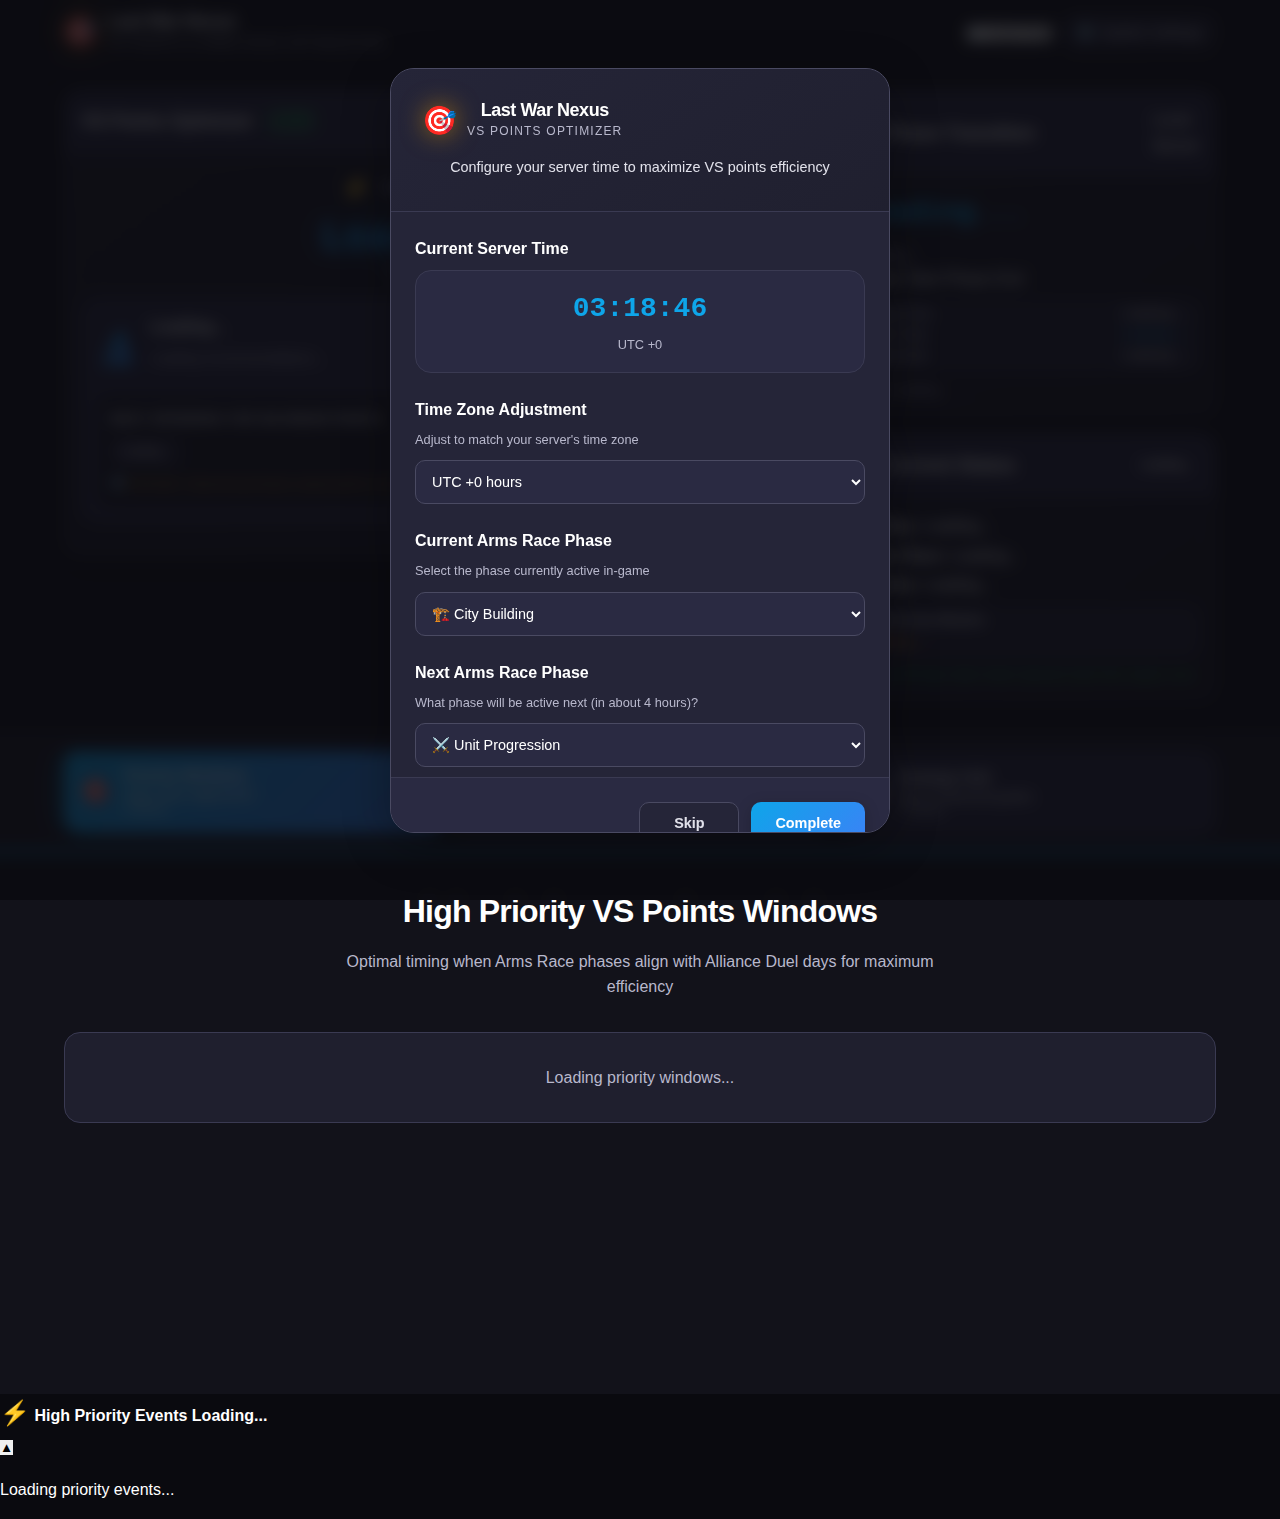
<file: index-original.html>
<!DOCTYPE html>
<html lang="en">
<head>
    <meta charset="UTF-8">
    <meta name="viewport" content="width=device-width, initial-scale=1.0, maximum-scale=1.0, user-scalable=no">
    <title>Last War Nexus - VS Points Optimizer for Last War: Survival</title>
    <meta name="description" content="Professional VS Points optimizer for Last War: Survival. Track Arms Race phases and Alliance Duels to maximize efficiency during perfect alignment windows. Free tool with accurate 5-phase system.">
    <meta name="keywords" content="Last War Survival, VS Points, Arms Race, Alliance Duel, optimizer, tracker, game tool">
    <meta name="author" content="Last War Nexus">
    <meta property="og:title" content="Last War Nexus - VS Points Optimizer">
    <meta property="og:description" content="Maximize your VS Points in Last War: Survival with our professional optimizer. Track Arms Race phases and find perfect alignment windows.">
    <meta property="og:type" content="website">
    <meta name="twitter:card" content="summary">
    <meta name="robots" content="index, follow">
    <link rel="preconnect" href="https://fonts.googleapis.com">
    <link rel="preconnect" href="https://fonts.gstatic.com" crossorigin>
    <link href="https://fonts.googleapis.com/css2?family=Inter:wght@300;400;500;600;700;800;900&display=swap" rel="stylesheet">
    <link rel="icon" href="data:image/svg+xml,<svg xmlns=%22http://www.w3.org/2000/svg%22 viewBox=%220 0 100 100%22><text y=%22.9em%22 font-size=%2290%22>🎯</text></svg>">
    <style>
        /* Last War Nexus - Production CSS - Enhanced Design */

        /* ENHANCED: CSS Variables with better contrast and design */
        :root {
            --bg-primary: #0a0a0f;
            --bg-secondary: #12121a;
            --bg-tertiary: #1a1a26;
            --bg-card: #1f1f2e;
            --bg-elevated: #252538;
            --bg-surface: #2a2a42;
            
            --text-primary: #ffffff;
            --text-secondary: #e1e1ea;
            --text-tertiary: #b8b8cc;
            --text-muted: #8a8a9e;
            
            --border-primary: #3a3a52;
            --border-secondary: #4a4a62;
            --border-accent: #5a5a72;
            
            /* FIXED: Better contrast colors */
            --accent-primary: #0ea5e9;
            --accent-primary-dark: #0284c7;
            --accent-primary-light: #38bdf8;
            --accent-secondary: #f97316;
            --accent-success: #22c55e;
            --accent-warning: #f59e0b;
            --accent-error: #ef4444;
            --accent-purple: #8b5cf6;
            
            --gradient-primary: linear-gradient(135deg, #0ea5e9 0%, #3b82f6 100%);
            --gradient-secondary: linear-gradient(135deg, #f97316 0%, #ea580c 100%);
            --gradient-success: linear-gradient(135deg, #22c55e 0%, #16a34a 100%);
            --gradient-card: linear-gradient(145deg, rgba(31, 31, 46, 0.95), rgba(26, 26, 38, 0.9));
            --gradient-elevated: linear-gradient(145deg, rgba(37, 37, 56, 0.95), rgba(31, 31, 46, 0.9));
            
            --shadow-sm: 0 2px 8px rgba(0, 0, 0, 0.15);
            --shadow-md: 0 4px 16px rgba(0, 0, 0, 0.2);
            --shadow-lg: 0 8px 32px rgba(0, 0, 0, 0.25);
            --shadow-xl: 0 12px 48px rgba(0, 0, 0, 0.3);
            
            --border-radius-sm: 6px;
            --border-radius: 10px;
            --border-radius-lg: 16px;
            --border-radius-xl: 24px;
            
            --transition-fast: 0.15s cubic-bezier(0.4, 0, 0.2, 1);
            --transition-normal: 0.25s cubic-bezier(0.4, 0, 0.2, 1);
            --transition-slow: 0.35s cubic-bezier(0.4, 0, 0.2, 1);
            
            --font-family: 'Inter', -apple-system, BlinkMacSystemFont, 'Segoe UI', Roboto, sans-serif;
            --font-mono: 'SF Mono', Monaco, 'Cascadia Code', 'Roboto Mono', Consolas, 'Courier New';
            
            --spacing-xs: 4px;
            --spacing-sm: 8px;
            --spacing-md: 12px;
            --spacing-lg: 16px;
            --spacing-xl: 24px;
            --spacing-2xl: 32px;
        }

        /* ENHANCED: Global Styles */
        * {
            margin: 0;
            padding: 0;
            box-sizing: border-box;
        }

        html {
            font-size: 16px;
            scroll-behavior: smooth;
            overflow-x: hidden;
        }

        body {
            font-family: var(--font-family);
            background: var(--bg-primary);
            color: var(--text-primary);
            line-height: 1.6;
            overflow-x: hidden;
            min-height: 100vh;
            font-feature-settings: 'kern' 1, 'liga' 1;
            -webkit-font-smoothing: antialiased;
            -moz-osx-font-smoothing: grayscale;
        }

        /* ENHANCED: Typography Scale */
        .text-xs { font-size: 0.75rem; line-height: 1.5; }
        .text-sm { font-size: 0.875rem; line-height: 1.5; }
        .text-base { font-size: 1rem; line-height: 1.6; }
        .text-lg { font-size: 1.125rem; line-height: 1.6; }
        .text-xl { font-size: 1.25rem; line-height: 1.5; }
        .text-2xl { font-size: 1.5rem; line-height: 1.4; }
        .text-3xl { font-size: 1.875rem; line-height: 1.3; }

        .font-medium { font-weight: 500; }
        .font-semibold { font-weight: 600; }
        .font-bold { font-weight: 700; }
        .font-extrabold { font-weight: 800; }

        /* Screen Reader Only */
        .sr-only {
            position: absolute;
            width: 1px;
            height: 1px;
            padding: 0;
            margin: -1px;
            overflow: hidden;
            clip: rect(0, 0, 0, 0);
            white-space: nowrap;
            border: 0;
        }

        /* ENHANCED: Interactive Elements */
        button, .btn, .tab-btn {
            transition: all var(--transition-fast);
            cursor: pointer;
            position: relative;
            overflow: hidden;
            border: none;
            outline: none;
        }

        button:focus-visible, .tab-btn:focus-visible, select:focus-visible {
            outline: 2px solid var(--accent-primary);
            outline-offset: 2px;
            box-shadow: 0 0 0 4px rgba(14, 165, 233, 0.2);
        }

        button:active, .btn:active, .tab-btn:active {
            transform: scale(0.98);
        }

        /* ENHANCED: Header with better typography */
        .main-nav {
            background: rgba(18, 18, 26, 0.95);
            border-bottom: 1px solid var(--border-primary);
            box-shadow: var(--shadow-md);
            backdrop-filter: blur(20px);
            position: sticky;
            top: 0;
            z-index: 100;
            padding: var(--spacing-md) 0;
        }

        .nav-container {
            display: flex;
            align-items: center;
            justify-content: space-between;
            padding: 0 var(--spacing-xl);
            max-width: 1200px;
            margin: 0 auto;
            width: 100%;
        }

        .brand {
            display: flex;
            align-items: center;
            gap: var(--spacing-md);
        }

        .brand-icon-container {
            position: relative;
            width: 32px;
            height: 32px;
            display: flex;
            align-items: center;
            justify-content: center;
        }

        .brand-icon {
            font-size: 1.75rem;
            filter: drop-shadow(0 0 12px rgba(255, 170, 0, 0.5));
            animation: gentle-glow 4s ease-in-out infinite;
        }

        @keyframes gentle-glow {
            0%, 100% { 
                filter: drop-shadow(0 0 12px rgba(255, 170, 0, 0.5));
                transform: scale(1);
            }
            50% { 
                filter: drop-shadow(0 0 20px rgba(255, 170, 0, 0.7));
                transform: scale(1.05);
            }
        }

        .brand-info {
            display: flex;
            flex-direction: column;
            gap: 2px;
        }

        .brand-text {
            font-size: 1.125rem;
            font-weight: 800;
            color: var(--text-primary);
            line-height: 1.1;
            letter-spacing: -0.025em;
        }

        .brand-subtitle {
            font-size: 0.75rem;
            color: var(--text-tertiary);
            font-weight: 500;
            text-transform: uppercase;
            letter-spacing: 0.1em;
        }

        /* ENHANCED: Settings Dropdown */
        .nav-actions {
            display: flex;
            gap: var(--spacing-md);
            align-items: center;
        }

        .settings-dropdown-container {
            position: relative;
        }

        .settings-btn {
            display: flex;
            align-items: center;
            gap: var(--spacing-sm);
            padding: var(--spacing-sm) var(--spacing-md);
            background: var(--gradient-elevated);
            border: 1px solid var(--border-secondary);
            border-radius: var(--border-radius);
            color: var(--text-secondary);
            font-size: 0.875rem;
            font-weight: 500;
            cursor: pointer;
            transition: all var(--transition-normal);
            min-width: 120px;
            justify-content: center;
        }

        .settings-btn:hover {
            background: var(--gradient-primary);
            color: white;
            border-color: var(--accent-primary);
            transform: translateY(-1px);
            box-shadow: var(--shadow-md);
        }

        .settings-btn.active {
            background: var(--gradient-primary);
            color: white;
            border-color: var(--accent-primary);
            box-shadow: 0 0 20px rgba(14, 165, 233, 0.3);
        }

        /* ENHANCED: Settings Dropdown */
        .settings-dropdown {
            position: absolute;
            top: calc(100% + 8px);
            right: 0;
            width: 320px;
            max-width: calc(100vw - 32px);
            background: var(--bg-elevated);
            border: 1px solid var(--border-secondary);
            border-radius: var(--border-radius-lg);
            box-shadow: var(--shadow-xl);
            z-index: 1000;
            opacity: 0;
            visibility: hidden;
            transform: translateY(-10px) scale(0.95);
            transition: all var(--transition-normal);
            backdrop-filter: blur(20px);
        }

        .settings-dropdown.show {
            opacity: 1;
            visibility: visible;
            transform: translateY(0) scale(1);
        }

        .dropdown-header {
            padding: var(--spacing-lg) var(--spacing-lg) var(--spacing-md) var(--spacing-lg);
            border-bottom: 1px solid var(--border-primary);
            background: var(--gradient-elevated);
            border-radius: var(--border-radius-lg) var(--border-radius-lg) 0 0;
        }

        .dropdown-header h3 {
            font-size: 1rem;
            font-weight: 700;
            color: var(--text-primary);
            margin: 0;
        }

        .dropdown-content {
            padding: var(--spacing-lg);
        }

        .setting-row {
            margin-bottom: var(--spacing-lg);
        }

        .setting-row:last-child {
            margin-bottom: 0;
        }

        .setting-row label {
            display: block;
            color: var(--text-secondary);
            font-size: 0.875rem;
            font-weight: 600;
            margin-bottom: var(--spacing-sm);
        }

        .dropdown-select {
            width: 100%;
            background: var(--bg-surface);
            border: 1px solid var(--border-secondary);
            color: var(--text-primary);
            padding: var(--spacing-md);
            border-radius: var(--border-radius);
            font-size: 0.875rem;
            font-weight: 500;
            cursor: pointer;
            transition: all var(--transition-normal);
        }

        .dropdown-select:focus {
            outline: none;
            border-color: var(--accent-primary);
            box-shadow: 0 0 0 3px rgba(14, 165, 233, 0.2);
            background: var(--bg-elevated);
        }

        .dropdown-select:hover {
            border-color: var(--border-accent);
        }

        /* ENHANCED: Action Buttons */
        .save-settings-btn {
            width: 100%;
            background: var(--gradient-success);
            color: white;
            border: none;
            padding: var(--spacing-md) var(--spacing-lg);
            border-radius: var(--border-radius);
            font-size: 0.9rem;
            font-weight: 600;
            cursor: pointer;
            transition: all var(--transition-normal);
            margin-top: var(--spacing-sm);
            box-shadow: var(--shadow-sm);
        }

        .save-settings-btn:hover {
            transform: translateY(-2px);
            box-shadow: var(--shadow-md);
        }

        .setup-button {
            width: 100%;
            background: var(--bg-surface);
            color: var(--text-secondary);
            border: 1px solid var(--border-secondary);
            padding: var(--spacing-sm) var(--spacing-md);
            border-radius: var(--border-radius);
            font-size: 0.8rem;
            font-weight: 500;
            cursor: pointer;
            transition: all var(--transition-normal);
        }

        .setup-button:hover {
            background: var(--bg-elevated);
            color: var(--text-primary);
            border-color: var(--border-accent);
        }

        /* ENHANCED: Server Time Display in Settings */
        .settings-server-time {
            background: var(--bg-surface);
            border: 1px solid var(--border-primary);
            border-radius: var(--border-radius);
            padding: var(--spacing-md);
            text-align: center;
            margin-top: var(--spacing-lg);
        }

        .settings-time-label {
            font-size: 0.75rem;
            color: var(--text-muted);
            margin-bottom: var(--spacing-xs);
            text-transform: uppercase;
            letter-spacing: 0.05em;
            font-weight: 600;
        }

        .settings-time-value {
            font-family: var(--font-mono);
            font-size: 1.125rem;
            font-weight: 700;
            color: var(--accent-primary);
        }

        /* ENHANCED: Main Content Layout */
        .app-container {
            width: 100%;
            min-height: calc(100vh - 80px);
        }

        .hero-dashboard-compact {
            background: var(--bg-secondary);
            padding: var(--spacing-xl) 0 var(--spacing-2xl) 0;
        }

        .dashboard-grid-compact {
            max-width: 1200px;
            margin: 0 auto;
            padding: 0 var(--spacing-xl);
            display: grid;
            grid-template-columns: 2fr 1fr;
            gap: var(--spacing-xl);
            align-items: start;
        }

        /* ENHANCED: Priority Cards */
        .priority-main-card {
            background: var(--gradient-card);
            border: 1px solid var(--border-secondary);
            border-radius: var(--border-radius-lg);
            box-shadow: var(--shadow-lg);
            overflow: hidden;
            transition: all var(--transition-normal);
        }

        .priority-main-card:hover {
            transform: translateY(-2px);
            box-shadow: var(--shadow-xl);
        }

        .side-cards {
            display: flex;
            flex-direction: column;
            gap: var(--spacing-lg);
            height: fit-content;
        }

        .countdown-card-compact, .strategy-card-compact {
            background: var(--gradient-card);
            border: 1px solid var(--border-secondary);
            border-radius: var(--border-radius-lg);
            box-shadow: var(--shadow-md);
            overflow: hidden;
            transition: all var(--transition-normal);
        }

        .countdown-card-compact:hover, .strategy-card-compact:hover {
            transform: translateY(-1px);
            box-shadow: var(--shadow-lg);
        }

        .card-header {
            background: var(--bg-surface);
            border-bottom: 1px solid var(--border-primary);
            padding: var(--spacing-lg);
            display: flex;
            justify-content: space-between;
            align-items: center;
        }

        .header-left {
            display: flex;
            align-items: center;
            gap: var(--spacing-md);
        }

        .header-left h2 {
            font-size: 1.125rem;
            font-weight: 700;
            color: var(--text-primary);
        }

        .header-left h3 {
            font-size: 1rem;
            font-weight: 600;
            color: var(--text-primary);
        }

        .live-indicator-small {
            display: flex;
            align-items: center;
            gap: var(--spacing-xs);
            background: rgba(34, 197, 94, 0.15);
            border: 1px solid rgba(34, 197, 94, 0.3);
            border-radius: 12px;
            padding: 4px var(--spacing-sm);
            font-size: 0.7rem;
            font-weight: 700;
            color: var(--accent-success);
        }

        .pulse-dot-mini {
            width: 6px;
            height: 6px;
            background: var(--accent-success);
            border-radius: 50%;
            animation: pulse 2s ease-in-out infinite;
        }

        .server-time-gaming {
            font-family: var(--font-mono);
            font-size: 1rem;
            font-weight: 700;
            color: var(--accent-primary);
        }

        .card-content {
            padding: var(--spacing-lg);
        }

        /* ENHANCED: Priority Hero Section */
        .priority-gaming-hero {
            margin-bottom: var(--spacing-lg);
        }

        .active-now-strip {
            background: var(--gradient-success);
            border: none;
            border-radius: var(--border-radius);
            padding: var(--spacing-md);
            margin-bottom: var(--spacing-md);
            display: flex;
            align-items: center;
            gap: var(--spacing-md);
            color: white;
            box-shadow: var(--shadow-sm);
        }

        .active-badge {
            background: rgba(255, 255, 255, 0.2);
            color: white;
            padding: 4px var(--spacing-sm);
            border-radius: var(--border-radius-sm);
            font-size: 0.7rem;
            font-weight: 700;
            text-transform: uppercase;
        }

        .hero-badge {
            display: flex;
            align-items: center;
            justify-content: center;
            gap: var(--spacing-md);
            margin-bottom: var(--spacing-md);
        }

        .badge-icon {
            font-size: 1.5rem;
            color: var(--accent-warning);
        }

        .badge-label {
            font-size: 0.8rem;
            font-weight: 700;
            color: var(--text-tertiary);
            text-transform: uppercase;
            letter-spacing: 0.1em;
        }

        .countdown-gaming-display {
            text-align: center;
            margin-bottom: var(--spacing-lg);
        }

        .countdown-main-gaming {
            font-family: var(--font-mono);
            font-size: 2.5rem;
            font-weight: 800;
            background: var(--gradient-primary);
            -webkit-background-clip: text;
            -webkit-text-fill-color: transparent;
            background-clip: text;
            line-height: 1;
            margin-bottom: var(--spacing-xs);
            text-shadow: 0 0 30px rgba(14, 165, 233, 0.5);
        }

        .countdown-label {
            font-size: 0.7rem;
            color: var(--text-muted);
            text-transform: uppercase;
            letter-spacing: 0.1em;
            font-weight: 600;
        }

        .countdown-value {
            font-family: var(--font-mono);
            font-size: 1.75rem;
            font-weight: 700;
            color: var(--accent-primary);
            margin-bottom: var(--spacing-sm);
        }

        .current-phase {
            font-size: 0.875rem;
            color: var(--text-tertiary);
            font-weight: 500;
        }

        /* ENHANCED: Event Card with More Details */
        .event-gaming-card {
            background: var(--bg-surface);
            border: 1px solid var(--border-primary);
            border-radius: var(--border-radius-lg);
            padding: var(--spacing-lg);
            margin-bottom: var(--spacing-lg);
            transition: all var(--transition-normal);
        }

        .event-gaming-card:hover {
            border-color: var(--border-accent);
            box-shadow: var(--shadow-md);
        }

        .event-card-header {
            display: flex;
            align-items: center;
            gap: var(--spacing-md);
            margin-bottom: var(--spacing-lg);
        }

        .event-icon-large {
            font-size: 2rem;
            background: var(--gradient-primary);
            -webkit-background-clip: text;
            -webkit-text-fill-color: transparent;
            background-clip: text;
            flex-shrink: 0;
        }

        .event-details-gaming {
            flex: 1;
            min-width: 0;
        }

        .event-row {
            display: flex;
            justify-content: space-between;
            align-items: center;
            margin-bottom: var(--spacing-sm);
        }

        .event-name-gaming {
            font-size: 1rem;
            font-weight: 700;
            color: var(--text-primary);
            line-height: 1.3;
        }

        .efficiency-badge {
            background: var(--gradient-secondary);
            color: white;
            padding: 4px var(--spacing-sm);
            border-radius: var(--border-radius-sm);
            font-size: 0.7rem;
            font-weight: 700;
            text-transform: uppercase;
        }

        .event-action-gaming {
            font-size: 0.875rem;
            color: var(--text-tertiary);
            line-height: 1.5;
            margin-bottom: var(--spacing-md);
        }

        /* ENHANCED: Spending Details */
        .spending-details {
            background: var(--bg-tertiary);
            border-radius: var(--border-radius);
            padding: var(--spacing-md);
            margin-top: var(--spacing-md);
        }

        .spending-title {
            font-size: 0.8rem;
            font-weight: 600;
            color: var(--text-secondary);
            margin-bottom: var(--spacing-sm);
            text-transform: uppercase;
            letter-spacing: 0.05em;
        }

        .spending-items {
            display: flex;
            flex-wrap: wrap;
            gap: var(--spacing-xs);
        }

        .spending-item {
            background: var(--bg-elevated);
            color: var(--text-secondary);
            padding: 4px var(--spacing-sm);
            border-radius: var(--border-radius-sm);
            font-size: 0.75rem;
            font-weight: 500;
            border: 1px solid var(--border-primary);
        }

        .spending-item.high-value {
            background: var(--gradient-secondary);
            color: white;
            border: none;
        }

        /* FIXED: Tab Navigation - Better Styling and Functionality */
        .tab-navigation {
            background: var(--bg-tertiary);
            border-top: 1px solid var(--border-primary);
            border-bottom: 3px solid var(--accent-primary);
            padding: var(--spacing-lg) 0;
            box-shadow: var(--shadow-md);
            position: relative;
            z-index: 50;
        }

        .tab-container {
            max-width: 1200px;
            margin: 0 auto;
            padding: 0 var(--spacing-xl);
            display: flex;
            gap: var(--spacing-sm);
            overflow-x: auto;
            scrollbar-width: none;
            -ms-overflow-style: none;
        }

        .tab-container::-webkit-scrollbar {
            display: none;
        }

        .tab-btn {
            flex: 1;
            min-width: 200px;
            background: var(--bg-surface);
            border: 1px solid var(--border-secondary);
            border-radius: var(--border-radius-lg);
            color: var(--text-secondary);
            padding: var(--spacing-lg);
            cursor: pointer;
            transition: all var(--transition-normal);
            position: relative;
            overflow: hidden;
            z-index: 1;
        }

        .tab-btn::before {
            content: '';
            position: absolute;
            top: 0;
            left: 0;
            right: 0;
            bottom: 0;
            background: var(--gradient-primary);
            opacity: 0;
            transition: opacity var(--transition-normal);
            z-index: -1;
        }

        .tab-btn:hover {
            color: var(--text-primary);
            border-color: var(--accent-primary);
            transform: translateY(-2px);
            box-shadow: var(--shadow-md);
        }

        .tab-btn:hover::before {
            opacity: 0.1;
        }

        .tab-btn.active {
            background: var(--gradient-primary);
            color: white;
            border-color: var(--accent-primary);
            box-shadow: 0 0 30px rgba(14, 165, 233, 0.4);
            transform: translateY(-2px);
        }

        .tab-btn.active::before {
            opacity: 0;
        }

        .tab-content-item {
            display: flex;
            align-items: center;
            gap: var(--spacing-md);
        }

        .tab-icon {
            font-size: 1.5rem;
            flex-shrink: 0;
        }

        .tab-info {
            display: flex;
            flex-direction: column;
            align-items: flex-start;
            flex: 1;
        }

        .tab-label {
            font-size: 0.95rem;
            font-weight: 700;
            line-height: 1.2;
            margin-bottom: 2px;
        }

        .tab-count {
            font-size: 0.75rem;
            opacity: 0.8;
            font-weight: 500;
        }

        /* Main Content */
        .main-content {
            background: var(--bg-secondary);
            min-height: 60vh;
            padding-bottom: var(--spacing-2xl);
        }

        .tab-content {
            max-width: 1200px;
            margin: 0 auto;
            padding: var(--spacing-2xl) var(--spacing-xl);
        }

        .tab-panel {
            display: none;
        }

        .tab-panel.active {
            display: block;
            animation: fadeIn 0.3s ease-in-out;
        }

        @keyframes fadeIn {
            from { opacity: 0; transform: translateY(10px); }
            to { opacity: 1; transform: translateY(0); }
        }

        /* ENHANCED: Section Headers */
        .section-header {
            margin-bottom: var(--spacing-2xl);
            text-align: center;
        }

        .section-header h2 {
            font-size: 2rem;
            font-weight: 800;
            color: var(--text-primary);
            margin-bottom: var(--spacing-md);
            letter-spacing: -0.025em;
        }

        .section-subtitle {
            font-size: 1rem;
            color: var(--text-tertiary);
            margin-bottom: var(--spacing-xl);
            max-width: 600px;
            margin-left: auto;
            margin-right: auto;
            line-height: 1.6;
        }

        /* ENHANCED: Priority Grid */
        .priority-grid {
            display: grid;
            grid-template-columns: repeat(auto-fit, minmax(350px, 1fr));
            gap: var(--spacing-xl);
            margin-bottom: var(--spacing-2xl);
        }

        .priority-window-card {
            background: var(--gradient-card);
            border: 1px solid var(--border-secondary);
            border-radius: var(--border-radius-lg);
            overflow: hidden;
            transition: all var(--transition-normal);
            position: relative;
        }

        .priority-window-card:hover {
            border-color: var(--border-accent);
            box-shadow: var(--shadow-lg);
            transform: translateY(-2px);
        }

        .priority-window-card.active {
            border-color: var(--accent-success);
            box-shadow: 0 0 30px rgba(34, 197, 94, 0.3);
        }

        .priority-window-card.peak {
            border-color: var(--accent-warning);
            box-shadow: 0 0 30px rgba(245, 158, 11, 0.3);
        }

        /* Loading States */
        .loading-message {
            text-align: center;
            padding: var(--spacing-2xl);
            color: var(--text-tertiary);
            font-size: 1rem;
            background: var(--bg-card);
            border-radius: var(--border-radius-lg);
            border: 1px solid var(--border-primary);
        }

        /* ENHANCED: Setup Modal */
        .setup-modal {
            position: fixed;
            top: 0;
            left: 0;
            right: 0;
            bottom: 0;
            z-index: 2000;
            display: flex;
            align-items: center;
            justify-content: center;
            opacity: 0;
            visibility: hidden;
            transition: all var(--transition-normal);
            padding: var(--spacing-xl);
        }

        .setup-modal.show {
            opacity: 1;
            visibility: visible;
        }

        .setup-modal-backdrop {
            position: absolute;
            top: 0;
            left: 0;
            right: 0;
            bottom: 0;
            background: rgba(10, 10, 15, 0.8);
            backdrop-filter: blur(8px);
        }

        .setup-modal-content {
            position: relative;
            background: var(--bg-elevated);
            border: 1px solid var(--border-secondary);
            border-radius: var(--border-radius-xl);
            box-shadow: var(--shadow-xl);
            width: 100%;
            max-width: 500px;
            max-height: 85vh;
            transform: scale(0.9);
            transition: transform var(--transition-normal);
            overflow: hidden;
        }

        .setup-modal.show .setup-modal-content {
            transform: scale(1);
        }

        .setup-header {
            background: var(--gradient-elevated);
            border-bottom: 1px solid var(--border-primary);
            padding: var(--spacing-2xl);
            text-align: center;
        }

        .setup-icon {
            font-size: 3rem;
            margin-bottom: var(--spacing-lg);
            filter: drop-shadow(0 0 20px rgba(255, 170, 0, 0.6));
        }

        .setup-header h2 {
            font-size: 1.5rem;
            font-weight: 800;
            color: var(--text-primary);
            margin-bottom: var(--spacing-sm);
        }

        .setup-header p {
            font-size: 0.9rem;
            color: var(--text-tertiary);
            line-height: 1.5;
        }

        .setup-body {
            padding: var(--spacing-xl);
            max-height: calc(85vh - 200px);
            overflow-y: auto;
        }

        .setup-section {
            margin-bottom: var(--spacing-xl);
        }

        .setup-section:last-child {
            margin-bottom: 0;
        }

        .setup-section h3 {
            font-size: 1rem;
            font-weight: 700;
            color: var(--text-primary);
            margin-bottom: var(--spacing-sm);
        }

        .setup-help {
            font-size: 0.8rem;
            color: var(--text-tertiary);
            margin-bottom: var(--spacing-md);
            line-height: 1.4;
        }

        .server-time-display {
            background: var(--bg-surface);
            border: 1px solid var(--border-primary);
            border-radius: var(--border-radius-lg);
            padding: var(--spacing-lg);
            text-align: center;
            margin-bottom: var(--spacing-md);
        }

        .setup-time {
            font-family: var(--font-mono);
            font-size: 1.75rem;
            font-weight: 800;
            color: var(--accent-primary);
            margin-bottom: var(--spacing-xs);
        }

        .setup-timezone {
            font-size: 0.8rem;
            color: var(--text-tertiary);
            font-weight: 500;
        }

        .setup-select {
            width: 100%;
            background: var(--bg-surface);
            border: 1px solid var(--border-secondary);
            color: var(--text-primary);
            padding: var(--spacing-md);
            border-radius: var(--border-radius);
            font-size: 0.9rem;
            font-weight: 500;
            cursor: pointer;
            transition: all var(--transition-normal);
        }

        .setup-select:focus {
            outline: none;
            border-color: var(--accent-primary);
            box-shadow: 0 0 0 3px rgba(14, 165, 233, 0.2);
        }

        .setup-footer {
            background: var(--bg-surface);
            border-top: 1px solid var(--border-primary);
            padding: var(--spacing-xl);
            display: flex;
            gap: var(--spacing-md);
            justify-content: flex-end;
        }

        .setup-btn {
            padding: var(--spacing-md) var(--spacing-xl);
            border: none;
            border-radius: var(--border-radius);
            font-size: 0.9rem;
            font-weight: 600;
            cursor: pointer;
            transition: all var(--transition-normal);
            min-width: 100px;
        }

        .setup-btn-secondary {
            background: var(--bg-elevated);
            color: var(--text-secondary);
            border: 1px solid var(--border-secondary);
        }

        .setup-btn-secondary:hover {
            background: var(--bg-surface);
            color: var(--text-primary);
            border-color: var(--border-accent);
        }

        .setup-btn-primary {
            background: var(--gradient-primary);
            color: white;
            box-shadow: var(--shadow-md);
        }

        .setup-btn-primary:hover {
            transform: translateY(-2px);
            box-shadow: var(--shadow-lg);
        }

        /* Priority Banner */
        .priority-banner {
            position: fixed;
            bottom: 0;
            left: 0;
            right: 0;
            z-index: 1000;
            background: var(--gradient-secondary);
            backdrop-filter: blur(20px);
            border-top: 2px solid rgba(255, 255, 255, 0.1);
            box-shadow: var(--shadow-xl);
            transform: translateY(100%);
            transition: transform var(--transition-normal);
        }

        .priority-banner.show {
            transform: translateY(0);
        }

        .priority-banner.peak-priority {
            background: var(--gradient-success);
        }

        .banner-container {
            max-width: 1200px;
            margin: 0 auto;
            padding: 0 var(--spacing-lg);
        }

        .banner-content {
            display: flex;
            align-items: center;
            gap: var(--spacing-lg);
            padding: var(--spacing-lg) 0;
            color: white;
            min-height: 60px;
        }

        .banner-icon {
            font-size: 1.5rem;
            animation: pulse-glow 2s ease-in-out infinite;
        }

        @keyframes pulse-glow {
            0%, 100% {
                opacity: 1;
                transform: scale(1);
            }
            50% {
                opacity: 0.8;
                transform: scale(1.1);
            }
        }

        .banner-text {
            flex: 1;
        }

        .banner-title {
            font-size: 1rem;
            font-weight: 700;
            margin-bottom: 2px;
        }

        .banner-time {
            font-family: var(--font-mono);
            font-size: 1.125rem;
            font-weight: 700;
            background: rgba(255, 255, 255, 0.2);
            padding: var(--spacing-sm) var(--spacing-md);
            border-radius: var(--border-radius);
            min-width: 80px;
            text-align: center;
        }

        .banner-close {
            background: rgba(255, 255, 255, 0.2);
            border: none;
            color: white;
            width: 32px;
            height: 32px;
            border-radius: 50%;
            cursor: pointer;
            font-size: 1.25rem;
            font-weight: 700;
            display: flex;
            align-items: center;
            justify-content: center;
            transition: all var(--transition-fast);
        }

        .banner-close:hover {
            background: rgba(255, 255, 255, 0.3);
            transform: scale(1.1);
        }

        /* Animations */
        @keyframes pulse {
            0%, 100% {
                opacity: 1;
                transform: scale(1);
            }
            50% {
                opacity: 0.6;
                transform: scale(1.05);
            }
        }

        /* ENHANCED: Responsive Design */
        @media (max-width: 768px) {
            :root {
                --spacing-xl: 16px;
                --spacing-2xl: 24px;
            }

            .nav-container {
                padding: 0 var(--spacing-lg);
            }
            
            .dashboard-grid-compact {
                grid-template-columns: 1fr;
                gap: var(--spacing-lg);
                padding: 0 var(--spacing-lg);
            }
            
            .side-cards {
                flex-direction: row;
                gap: var(--spacing-md);
            }
            
            .countdown-card-compact, .strategy-card-compact {
                flex: 1;
            }
            
            .tab-content {
                padding: var(--spacing-xl) var(--spacing-lg);
            }
            
            .priority-grid {
                grid-template-columns: 1fr;
                gap: var(--spacing-lg);
            }
            
            .tab-container {
                padding: 0 var(--spacing-lg);
                gap: var(--spacing-sm);
            }
            
            .tab-btn {
                min-width: 160px;
                padding: var(--spacing-md);
            }

            .countdown-main-gaming {
                font-size: 2rem;
            }

            .settings-dropdown {
                width: 300px;
            }
        }

        @media (max-width: 480px) {
            .brand-subtitle {
                display: none;
            }
            
            .side-cards {
                flex-direction: column;
                gap: var(--spacing-md);
            }
            
            .nav-container {
                padding: 0 var(--spacing-md);
            }
            
            .dashboard-grid-compact {
                padding: 0 var(--spacing-md);
            }
            
            .tab-content {
                padding: var(--spacing-lg) var(--spacing-md);
            }
            
            .countdown-main-gaming {
                font-size: 1.75rem;
            }

            .settings-dropdown {
                width: 280px;
                right: -8px;
            }

            .setup-modal {
                padding: var(--spacing-md);
            }

            .setup-footer {
                flex-direction: column-reverse;
            }

            .setup-btn {
                width: 100%;
            }
        }
    </style>
</head>
<body>
    <nav class="main-nav" role="navigation" aria-label="Main navigation">
        <div class="nav-container">
            <div class="brand-section">
                <div class="brand">
                    <div class="brand-icon-container">
                        <span class="brand-icon" aria-hidden="true">🎯</span>
                    </div>
                    <div class="brand-info">
                        <span class="brand-text">Last War Nexus</span>
                        <span class="brand-subtitle">VS Points & Arms Race Optimization</span>
                    </div>
                </div>
            </div>
            <div class="nav-actions">
                <div class="time-toggle-container">
                    <button class="time-toggle-btn" id="time-toggle-btn" type="button" aria-label="Toggle between server and local time">
                        <span class="time-toggle-icon" aria-hidden="true">🕐</span>
                        <span class="time-toggle-label" id="time-toggle-label">Local Time</span>
                    </button>
                </div>
                <div class="settings-dropdown-container">
                    <button class="settings-btn" id="settings-toggle" type="button" aria-label="System settings">
                        <span class="settings-icon" aria-hidden="true">⚙️</span>
                        <span class="settings-label">System Settings</span>
                    </button>
                    <div class="settings-dropdown" id="settings-dropdown">
                        <div class="dropdown-header">
                            <h3>System Settings</h3>
                        </div>
                        <div class="dropdown-content">
                            <div class="setting-row">
                                <label for="time-offset">Server Time Adjustment</label>
                                <select id="time-offset" class="dropdown-select">
                                    <option value="-12">UTC -12 hours</option>
                                    <option value="-11">UTC -11 hours</option>
                                    <option value="-10">UTC -10 hours</option>
                                    <option value="-9">UTC -9 hours</option>
                                    <option value="-8">UTC -8 hours</option>
                                    <option value="-7">UTC -7 hours</option>
                                    <option value="-6">UTC -6 hours</option>
                                    <option value="-5">UTC -5 hours</option>
                                    <option value="-4">UTC -4 hours</option>
                                    <option value="-3">UTC -3 hours</option>
                                    <option value="-2">UTC -2 hours</option>
                                    <option value="-1">UTC -1 hour</option>
                                    <option value="0" selected>UTC +0 hours</option>
                                    <option value="1">UTC +1 hour</option>
                                    <option value="2">UTC +2 hours</option>
                                    <option value="3">UTC +3 hours</option>
                                    <option value="4">UTC +4 hours</option>
                                    <option value="5">UTC +5 hours</option>
                                    <option value="5.5">UTC +5.5 hours</option>
                                    <option value="6">UTC +6 hours</option>
                                    <option value="7">UTC +7 hours</option>
                                    <option value="8">UTC +8 hours</option>
                                    <option value="9">UTC +9 hours</option>
                                    <option value="10">UTC +10 hours</option>
                                    <option value="11">UTC +11 hours</option>
                                    <option value="12">UTC +12 hours</option>
                                </select>
                            </div>
                            
                            <div class="setting-row">
                                <label for="current-phase-select">Current Arms Race Phase Override</label>
                                <select id="current-phase-select" class="dropdown-select">
                                    <option value="">Use server time calculation</option>
                                    <option value="city_building">🏗️ City Building</option>
                                    <option value="unit_progression">⚔️ Unit Progression</option>
                                    <option value="tech_research">🔬 Tech Research</option>
                                    <option value="drone_boost">🚁 Drone Boost</option>
                                    <option value="hero_advancement">🦸 Hero Advancement</option>
                                </select>
                            </div>
                            
                            <div class="setting-row">
                                <label for="next-phase-select">Next Arms Race Phase Override</label>
                                <select id="next-phase-select" class="dropdown-select">
                                    <option value="">Use calculated next phase</option>
                                    <option value="city_building">🏗️ City Building</option>
                                    <option value="unit_progression">⚔️ Unit Progression</option>
                                    <option value="tech_research">🔬 Tech Research</option>
                                    <option value="drone_boost">🚁 Drone Boost</option>
                                    <option value="hero_advancement">🦸 Hero Advancement</option>
                                </select>
                            </div>
                            
                            <div class="setting-row">
                                <label for="notifications-toggle">Priority Notifications</label>
                                <select id="notifications-toggle" class="dropdown-select">
                                    <option value="disabled">Disabled</option>
                                    <option value="enabled">Enabled</option>
                                </select>
                            </div>
                            
                            <div class="setting-row">
                                <button id="save-settings" class="save-settings-btn">💾 Save Settings</button>
                            </div>
                            
                            <div class="setting-row">
                                <button id="setup-button" class="setup-button">🎯 Run Setup</button>
                            </div>
                            
                            <!-- ADDED: Server Time Display -->
                            <div class="settings-server-time">
                                <div class="settings-time-label">Current Server Time</div>
                                <div class="settings-time-value" id="settings-server-time">Loading...</div>
                            </div>
                        </div>
                    </div>
                </div>
            </div>
        </div>
    </nav>

    <div class="app-container">
        <section class="hero-dashboard-compact">
            <div class="dashboard-grid-compact">
                <div class="priority-main-card">
                    <div class="card-header">
                        <div class="header-left">
                            <h2>VS Points Optimizer</h2>
                            <div class="live-indicator-small">
                                <div class="pulse-dot-mini"></div>
                                <span>LIVE</span>
                            </div>
                        </div>
                        <div id="server-time" class="server-time-gaming">Loading...</div>
                    </div>
                    <div class="card-content">
                        <div class="priority-gaming-hero">
                            <div class="active-now-strip" id="active-now" style="display: none;">
                                <span class="active-badge">ACTIVE</span>
                                <span id="active-action">Use speedups now!</span>
                            </div>
                            <div class="hero-badge">
                                <div class="badge-icon">⚡</div>
                                <div id="badge-label" class="badge-label">NEXT HIGH PRIORITY</div>
                            </div>
                            <div class="countdown-gaming-display">
                                <div id="next-priority-time" class="countdown-main-gaming">Loading...</div>
                                <div id="countdown-label" class="countdown-label">TIME REMAINING</div>
                            </div>
                            <div class="event-gaming-card">
                                <div class="event-card-header">
                                    <div class="event-icon-large" id="event-icon">🔬</div>
                                    <div class="event-details-gaming">
                                        <div class="event-row">
                                            <div id="next-priority-event" class="event-name-gaming">Loading...</div>
                                            <div id="efficiency-level" class="efficiency-badge">High</div>
                                        </div>
                                        <div id="current-action" class="event-action-gaming">Loading recommendations...</div>
                                    </div>
                                </div>
                                <!-- ENHANCED: Detailed Spending Information -->
                                <div class="spending-details" id="spending-details">
                                    <div class="spending-title">Best Spending For Maximum Points</div>
                                    <div class="spending-items" id="spending-items">
                                        <span class="spending-item">Loading...</span>
                                    </div>
                                    <div class="diamond-reminder" style="margin-top: var(--spacing-sm); font-size: 0.75rem; color: var(--accent-warning); opacity: 0.8;">
                                        💎 Reminder: Diamond purchases award points in ALL phases
                                    </div>
                                </div>
                            </div>
                        </div>
                    </div>
                </div>

                <div class="side-cards">
                    <div class="countdown-card-compact">
                        <div class="card-header">
                            <h3>⏰ Phase Transition</h3>
                            <div class="time-mode-toggle">
                                <span class="toggle-label" id="toggle-label-local">Local</span>
                                <div class="toggle-switch" id="card-time-toggle">
                                    <div class="toggle-slider"></div>
                                </div>
                                <span class="toggle-label" id="toggle-label-server">Server</span>
                            </div>
                        </div>
                        <div class="card-content">
                            <div id="countdown-timer" class="countdown-value">Loading...</div>
                            <div id="current-phase" class="current-phase">Loading...</div>
                            
                            <!-- Countdown Progress Bar -->
                            <div class="countdown-progress-section">
                                <div class="progress-bar-container">
                                    <div class="progress-bar" id="countdown-progress">
                                        <div class="progress-fill" id="countdown-progress-fill"></div>
                                        <div class="progress-glow" id="countdown-progress-glow"></div>
                                    </div>
                                </div>
                                <div class="progress-labels">
                                    <span class="progress-label-start">Phase Start</span>
                                    <span class="progress-label-end">Phase End</span>
                                </div>
                            </div>
                            <div class="time-details" style="margin-top: var(--spacing-sm); padding: var(--spacing-xs); background: var(--bg-elevated); border-radius: var(--border-radius); border: 1px solid var(--border-primary);">
                                <div class="time-row" style="display: flex; justify-content: space-between; font-size: 0.75rem; margin-bottom: 2px;">
                                    <span style="color: var(--text-secondary);">Current Time:</span>
                                    <span id="current-display-time" style="color: var(--text-primary); font-family: var(--font-mono);">Loading...</span>
                                </div>
                                <div class="time-row" style="display: flex; justify-content: space-between; font-size: 0.75rem; margin-bottom: 2px;">
                                    <span style="color: var(--text-secondary);">Server Time:</span>
                                    <span id="server-display-time" style="color: var(--accent-primary); font-family: var(--font-mono);">Loading...</span>
                                </div>
                                <div class="time-row" style="display: flex; justify-content: space-between; font-size: 0.75rem;">
                                    <span style="color: var(--text-secondary);">Phase Ends:</span>
                                    <span id="phase-end-time" style="color: var(--text-primary); font-family: var(--font-mono);">Loading...</span>
                                </div>
                            </div>
                            <div class="next-phase-preview" style="margin-top: var(--spacing-sm); font-size: 0.8rem; color: var(--text-tertiary);">
                                <strong>Next:</strong> <span id="next-phase-preview">Loading...</span>
                            </div>
                        </div>
                    </div>

                    <div class="strategy-card-compact">
                        <div class="card-header">
                            <h3>🎯 Current Status</h3>
                            <div class="priority-status" id="priority-status-indicator" style="font-size: 0.7rem; padding: 2px 6px; border-radius: 3px; font-weight: 600;">
                                Loading...
                            </div>
                        </div>
                        <div class="card-content">
                            <div style="margin-bottom: var(--spacing-xs);"><strong>VS Day:</strong> <span id="current-vs-day">Loading...</span></div>
                            <div style="margin-bottom: var(--spacing-xs);"><strong>Arms Race:</strong> <span id="arms-phase">Loading...</span></div>
                            <div style="margin-bottom: var(--spacing-xs);"><strong>Priority:</strong> <span id="priority-level">Loading...</span></div>
                            <div class="event-timing" style="margin-top: var(--spacing-sm); padding: var(--spacing-xs); background: var(--bg-elevated); border-radius: var(--border-radius); border: 1px solid var(--border-primary);">
                                <div style="font-size: 0.75rem; color: var(--text-secondary); margin-bottom: 4px; font-weight: 600;">Next Priority Window:</div>
                                <div id="next-priority-info" style="font-size: 0.75rem; color: var(--accent-warning); font-family: var(--font-mono);">Loading...</div>
                            </div>
                            <div class="vip-tip" style="margin-top: var(--spacing-sm); font-size: 0.75rem; color: var(--accent-success); opacity: 0.9;">
                                💡 Tip: VIP Store offers better diamond value than regular store
                            </div>
                        </div>
                    </div>
                </div>
            </div>
        </section>

        <!-- Enhanced Integrated Tab Navigation -->
        <nav class="tab-navigation" role="navigation" aria-label="Main sections">
            <div class="tab-container" role="tablist">
                <button class="tab-btn active" data-tab="priority" type="button" role="tab" aria-selected="true">
                    <div class="tab-content-item">
                        <div class="tab-icon-wrapper">
                            <span class="tab-icon">🎯</span>
                        </div>
                        <div class="tab-info">
                            <span class="tab-label">Priority Windows</span>
                            <span class="tab-description">High-value alignments</span>
                            <span class="tab-count" id="priority-count">Loading</span>
                        </div>
                    </div>
                </button>
                <button class="tab-btn" data-tab="schedule" type="button" role="tab" aria-selected="false">
                    <div class="tab-content-item">
                        <div class="tab-icon-wrapper">
                            <span class="tab-icon">🗓️</span>
                        </div>
                        <div class="tab-info">
                            <span class="tab-label">Event Schedule</span>
                            <span class="tab-description">Complete weekly view</span>
                            <span class="tab-count">7 Days</span>
                        </div>
                    </div>
                </button>
                <button class="tab-btn" data-tab="guides" type="button" role="tab" aria-selected="false">
                    <div class="tab-content-item">
                        <div class="tab-icon-wrapper">
                            <span class="tab-icon">📖</span>
                        </div>
                        <div class="tab-info">
                            <span class="tab-label">Strategy Hub</span>
                            <span class="tab-description">Tips & seasonal guides</span>
                            <span class="tab-count">7 Guides</span>
                        </div>
                    </div>
                </button>
            </div>
        </nav>

        <main class="main-content">
            <div class="tab-content">
                <div id="priority-tab" class="tab-panel active">
                    <div class="section-header">
                        <h2>High Priority VS Points Windows</h2>
                        <p class="section-subtitle">Optimal timing when Arms Race phases align with Alliance Duel days for maximum efficiency</p>
                    </div>
                    <div id="priority-grid" class="priority-grid">
                        <div class="loading-message">Loading priority windows...</div>
                    </div>
                </div>

                <div id="schedule-tab" class="tab-panel">
                    <div class="section-header">
                        <h2>Complete Event Schedule</h2>
                        <p class="section-subtitle">Full weekly schedule showing Arms Race phases and Alliance Duel days</p>
                    </div>
                    <div id="schedule-content" class="priority-grid">
                        <div class="loading-message">Loading schedule...</div>
                    </div>
                </div>

                <div id="guides-tab" class="tab-panel">
                    <div class="section-header">
                        <h2>Strategy Guides</h2>
                        <p class="section-subtitle">Expert tips for maximizing VS points and Arms Race efficiency</p>
                    </div>
                    
                    <!-- Guide Type Navigation -->
                    <div class="guide-nav-container">
                        <div class="guide-nav">
                            <button class="guide-nav-btn active" data-guide-type="tips" type="button">
                                <span class="guide-nav-icon">💡</span>
                                <span class="guide-nav-label">General Tips</span>
                            </button>
                            <button class="guide-nav-btn" data-guide-type="seasonal" type="button">
                                <span class="guide-nav-icon">📅</span>
                                <span class="guide-nav-label">Seasonal Guides</span>
                            </button>
                        </div>
                    </div>
                    
                    <!-- Guide Content -->
                    <div id="guides-content" class="priority-grid">
                        <div class="loading-message">Loading guides...</div>
                    </div>
                </div>
            </div>
        </main>
    </div>


    <!-- Setup Modal -->
    <div class="setup-modal" id="setup-modal">
        <div class="setup-modal-backdrop"></div>
        <div class="setup-modal-content">
            <div class="setup-header">
                <div class="brand" style="margin-bottom: var(--spacing-lg);">
                    <div class="brand-icon-container">
                        <span class="brand-icon" aria-hidden="true">🎯</span>
                    </div>
                    <div class="brand-info">
                        <span class="brand-text">Last War Nexus</span>
                        <span class="brand-subtitle">VS Points Optimizer</span>
                    </div>
                </div>
                <p style="font-size: 0.9rem; color: var(--text-secondary); margin-top: var(--spacing-sm);">Configure your server time to maximize VS points efficiency</p>
            </div>
            
            <div class="setup-body">
                <div class="setup-section">
                    <h3>Current Server Time</h3>
                    <div class="server-time-display">
                        <div id="setup-server-time" class="setup-time">Loading...</div>
                        <div class="setup-timezone">UTC <span id="setup-timezone-offset">+0</span></div>
                    </div>
                </div>

                <div class="setup-section">
                    <h3>Time Zone Adjustment</h3>
                    <p class="setup-help">Adjust to match your server's time zone</p>
                    <select id="setup-time-offset" class="setup-select">
                        <option value="-12">UTC -12 hours</option>
                        <option value="-11">UTC -11 hours</option>
                        <option value="-10">UTC -10 hours</option>
                        <option value="-9">UTC -9 hours</option>
                        <option value="-8">UTC -8 hours</option>
                        <option value="-7">UTC -7 hours</option>
                        <option value="-6">UTC -6 hours</option>
                        <option value="-5">UTC -5 hours</option>
                        <option value="-4">UTC -4 hours</option>
                        <option value="-3">UTC -3 hours</option>
                        <option value="-2">UTC -2 hours</option>
                        <option value="-1">UTC -1 hour</option>
                        <option value="0" selected>UTC +0 hours</option>
                        <option value="1">UTC +1 hour</option>
                        <option value="2">UTC +2 hours</option>
                        <option value="3">UTC +3 hours</option>
                        <option value="4">UTC +4 hours</option>
                        <option value="5">UTC +5 hours</option>
                        <option value="5.5">UTC +5.5 hours</option>
                        <option value="6">UTC +6 hours</option>
                        <option value="7">UTC +7 hours</option>
                        <option value="8">UTC +8 hours</option>
                        <option value="9">UTC +9 hours</option>
                        <option value="10">UTC +10 hours</option>
                        <option value="11">UTC +11 hours</option>
                        <option value="12">UTC +12 hours</option>
                    </select>
                </div>

                <div class="setup-section">
                    <h3>Current Arms Race Phase</h3>
                    <p class="setup-help">Select the phase currently active in-game</p>
                    <select id="setup-current-phase" class="setup-select">
                        <option value="city_building">🏗️ City Building</option>
                        <option value="unit_progression">⚔️ Unit Progression</option>
                        <option value="tech_research">🔬 Tech Research</option>
                        <option value="drone_boost">🚁 Drone Boost</option>
                        <option value="hero_advancement">🦸 Hero Advancement</option>
                    </select>
                </div>

                <div class="setup-section">
                    <h3>Next Arms Race Phase</h3>
                    <p class="setup-help">What phase will be active next (in about 4 hours)?</p>
                    <select id="setup-next-phase" class="setup-select">
                        <option value="city_building">🏗️ City Building</option>
                        <option value="unit_progression">⚔️ Unit Progression</option>
                        <option value="tech_research">🔬 Tech Research</option>
                        <option value="drone_boost">🚁 Drone Boost</option>
                        <option value="hero_advancement">🦸 Hero Advancement</option>
                    </select>
                </div>

                <div class="setup-section">
                    <h3>Priority Notifications</h3>
                    <p class="setup-help">Get notified when high-priority VS point windows are active</p>
                    <div style="display: flex; flex-direction: column; gap: var(--spacing-sm);">
                        <label style="display: flex; align-items: center; gap: var(--spacing-sm); cursor: pointer; padding: var(--spacing-sm); border: 1px solid var(--border-primary); border-radius: var(--border-radius-sm); background: var(--bg-surface); transition: all var(--transition-normal);" onmouseover="this.style.borderColor='var(--accent-primary)'" onmouseout="this.style.borderColor='var(--border-primary)'">
                            <input type="radio" name="notifications" value="enabled" checked style="accent-color: var(--accent-primary);">
                            <span style="font-size: 0.85rem; font-weight: 500; color: var(--text-primary);">Enable Notifications</span>
                        </label>
                        <label style="display: flex; align-items: center; gap: var(--spacing-sm); cursor: pointer; padding: var(--spacing-sm); border: 1px solid var(--border-primary); border-radius: var(--border-radius-sm); background: var(--bg-surface); transition: all var(--transition-normal);" onmouseover="this.style.borderColor='var(--accent-primary)'" onmouseout="this.style.borderColor='var(--border-primary)'">
                            <input type="radio" name="notifications" value="disabled" style="accent-color: var(--accent-primary);">
                            <span style="font-size: 0.85rem; font-weight: 500; color: var(--text-primary);">Skip for Now</span>
                        </label>
                    </div>
                </div>
            </div>

            <div class="setup-footer">
                <button id="setup-skip" class="setup-btn setup-btn-secondary">Skip</button>
                <button id="setup-complete" class="setup-btn setup-btn-primary">Complete</button>
            </div>
        </div>
    </div>

    <div class="sr-only" aria-live="polite" id="status-announcements"></div>

    <!-- High Priority Events Banner -->
    <div class="priority-events-banner" id="priority-events-banner">
        <div class="banner-header" id="banner-toggle">
            <div class="banner-title">
                <span class="banner-icon">⚡</span>
                <span class="banner-text">High Priority Events</span>
                <span class="banner-count" id="banner-count">Loading...</span>
            </div>
            <button class="banner-toggle-btn" id="banner-toggle-btn" aria-label="Toggle priority events banner">
                <span class="toggle-icon">▲</span>
            </button>
        </div>
        <div class="banner-content" id="banner-content">
            <div class="banner-events-grid" id="banner-events-grid">
                <div class="banner-loading">Loading priority events...</div>
            </div>
        </div>
    </div>

    <script>
        /**
         * Last War Nexus - VS Points & Arms Race Optimizer
         * PRODUCTION READY VERSION - Enhanced Design & Functionality
         */

        class VSPointsOptimizer {
            constructor() {
                this.timeOffset = 0;
                this.isVisible = true;
                this.updateInterval = null;
                this.setupTimeInterval = null;
                this.activeTab = 'priority';
                this.notificationsEnabled = false;
                this.lastNotifiedWindow = null;
                this.isSetupComplete = false;
                this.currentPhaseOverride = null;
                this.nextPhaseOverride = null;

                // ENHANCED: Detailed spending information for each phase
                this.data = {
                    armsRacePhases: [
                        { 
                            id: 'city_building', 
                            name: "City Building", 
                            icon: "🏗️", 
                            activities: ["Building upgrades", "Construction speedups", "Base expansion", "Power increases"],
                            bestSpending: [
                                { item: "Construction Speedups", value: "high" },
                                { item: "Building Upgrades", value: "high" },
                                { item: "Legendary Trucks", value: "high" },
                                { item: "Base Expansion", value: "medium" },
                                { item: "Research Speedups", value: "low" }
                            ]
                        },
                        { 
                            id: 'unit_progression', 
                            name: "Unit Progression", 
                            icon: "⚔️", 
                            activities: ["Troop training", "Training speedups", "Unit upgrades", "Military expansion"],
                            bestSpending: [
                                { item: "Training Speedups", value: "high" },
                                { item: "Troop Training", value: "high" },
                                { item: "Unit Upgrades", value: "high" },
                                { item: "Healing Speedups", value: "medium" },
                                { item: "Construction Speedups", value: "low" }
                            ]
                        },
                        { 
                            id: 'tech_research', 
                            name: "Tech Research", 
                            icon: "🔬", 
                            activities: ["Research completion", "Research speedups", "Tech advancement", "Innovation points"],
                            bestSpending: [
                                { item: "Research Speedups", value: "high" },
                                { item: "Tech Upgrades", value: "high" },
                                { item: "Valor Badges", value: "high" },
                                { item: "Innovation Points", value: "medium" },
                                { item: "Training Speedups", value: "low" }
                            ]
                        },
                        { 
                            id: 'drone_boost', 
                            name: "Drone Boost", 
                            icon: "🚁", 
                            activities: ["Stamina usage", "Drone missions", "Radar activities", "Drone Combat Data"],
                            bestSpending: [
                                { item: "Stamina Usage", value: "high" },
                                { item: "Drone Missions", value: "high" },
                                { item: "Radar Activities", value: "high" },
                                { item: "Hero EXP", value: "medium" },
                                { item: "Combat Data", value: "medium" }
                            ]
                        },
                        { 
                            id: 'hero_advancement', 
                            name: "Hero Advancement", 
                            icon: "🦸", 
                            activities: ["Hero recruitment", "Hero EXP", "Skill medals", "Legendary tickets"],
                            bestSpending: [
                                { item: "Hero EXP", value: "high" },
                                { item: "Hero Recruitment", value: "high" },
                                { item: "Skill Medals", value: "high" },
                                { item: "Legendary Tickets", value: "medium" },
                                { item: "Hero Shards", value: "medium" }
                            ]
                        }
                    ],
                    
                    vsDays: [
                        { day: 1, name: "Monday", title: "Radar Training", focus: "Radar missions, stamina use, hero EXP, drone data" },
                        { day: 2, name: "Tuesday", title: "Base Expansion", focus: "Construction speedups, building power, legendary trucks" },
                        { day: 3, name: "Wednesday", title: "Age of Science", focus: "Research speedups, tech power, valor badges" },
                        { day: 4, name: "Thursday", title: "Train Heroes", focus: "Hero recruitment, EXP, shards, skill medals" },
                        { day: 5, name: "Friday", title: "Total Mobilization", focus: "All speedups, radar missions, comprehensive activities" },
                        { day: 6, name: "Saturday", title: "Enemy Buster", focus: "Combat focus, troop elimination, healing speedups" }
                    ],
                    
                    priorityAlignments: [
                        { vsDay: 1, armsPhase: "Drone Boost", reason: "Stamina & radar activities align perfectly", benefit: "Maximum Efficiency" },
                        { vsDay: 2, armsPhase: "City Building", reason: "Construction activities align perfectly", benefit: "Perfect Match" },
                        { vsDay: 3, armsPhase: "Tech Research", reason: "Research activities align perfectly", benefit: "Perfect Alignment" },
                        { vsDay: 4, armsPhase: "Hero Advancement", reason: "Hero activities align perfectly", benefit: "Perfect Match" },
                        { vsDay: 5, armsPhase: "City Building", reason: "Construction component of total mobilization", benefit: "Peak Efficiency" },
                        { vsDay: 5, armsPhase: "Unit Progression", reason: "Training component of mobilization", benefit: "High Impact" },
                        { vsDay: 5, armsPhase: "Tech Research", reason: "Research component of mobilization", benefit: "Maximum Impact" },
                        { vsDay: 5, armsPhase: "Hero Advancement", reason: "Hero component of mobilization", benefit: "High Impact" },
                        { vsDay: 5, armsPhase: "Drone Boost", reason: "Stamina and radar component of mobilization", benefit: "High Impact" },
                        { vsDay: 6, armsPhase: "Unit Progression", reason: "Troop training supports combat preparation", benefit: "Strong Synergy" }
                    ]
                };

                this.init();
            }

            init() {
                try {
                    this.loadSettings();
                    this.setupEventListeners();
                    
                    if (!this.isSetupComplete) {
                        this.showSetupModal();
                    } else {
                        this.updateAllDisplays();
                        this.startUpdateLoop();
                    }
                } catch (error) {
                    console.error('Initialization error:', error);
                    this.handleError('Failed to initialize application');
                }
            }

            setupEventListeners() {
                try {
                    this.setupSetupModalEvents();
                    
                    // Settings dropdown
                    const settingsToggle = document.getElementById('settings-toggle');
                    if (settingsToggle) {
                        settingsToggle.addEventListener('click', (e) => {
                            e.stopPropagation();
                            this.toggleDropdown('settings');
                        });
                    }

                    // FIXED: Tab navigation with proper event handling
                    document.querySelectorAll('.tab-btn').forEach(btn => {
                        btn.addEventListener('click', (e) => {
                            e.preventDefault();
                            e.stopPropagation();
                            const tab = e.currentTarget.getAttribute('data-tab');
                            if (tab) {
                                this.switchTab(tab);
                            }
                        });
                    });

                    // Settings changes
                    const timeOffsetSelect = document.getElementById('time-offset');
                    if (timeOffsetSelect) {
                        timeOffsetSelect.addEventListener('change', (e) => {
                            this.timeOffset = parseFloat(e.target.value);
                            this.updateAllDisplays();
                        });
                    }

                    const notificationsToggle = document.getElementById('notifications-toggle');
                    if (notificationsToggle) {
                        notificationsToggle.addEventListener('change', (e) => {
                            const enabled = e.target.value === 'enabled';
                            this.setNotifications(enabled);
                        });
                    }

                    const currentPhaseSelect = document.getElementById('current-phase-select');
                    if (currentPhaseSelect) {
                        currentPhaseSelect.addEventListener('change', (e) => {
                            this.currentPhaseOverride = e.target.value;
                            this.updateAllDisplays();
                        });
                    }

                    const nextPhaseSelect = document.getElementById('next-phase-select');
                    if (nextPhaseSelect) {
                        nextPhaseSelect.addEventListener('change', (e) => {
                            this.nextPhaseOverride = e.target.value;
                            this.updateAllDisplays();
                        });
                    }

                    // Save button
                    const saveButton = document.getElementById('save-settings');
                    if (saveButton) {
                        saveButton.addEventListener('click', () => {
                            this.saveAllSettings();
                        });
                    }

                    // Setup button
                    const setupButton = document.getElementById('setup-button');
                    if (setupButton) {
                        setupButton.addEventListener('click', () => {
                            this.showSetupModal();
                        });
                    }

                    // Close dropdowns on outside click
                    document.addEventListener('click', (e) => {
                        if (!e.target.closest('.settings-dropdown-container')) {
                            this.closeAllDropdowns();
                        }
                    });

                    // Banner close
                    const bannerClose = document.getElementById('banner-close');
                    if (bannerClose) {
                        bannerClose.addEventListener('click', () => {
                            this.hideBanner();
                        });
                    }

                    // Visibility change handling
                    document.addEventListener('visibilitychange', () => {
                        this.isVisible = !document.hidden;
                        if (this.isVisible) {
                            this.updateAllDisplays();
                        }
                    });

                } catch (error) {
                    console.error('Event listener setup error:', error);
                }
            }

            setupSetupModalEvents() {
                try {
                    const setupTimeOffset = document.getElementById('setup-time-offset');
                    if (setupTimeOffset) {
                        setupTimeOffset.addEventListener('change', (e) => {
                            this.timeOffset = parseFloat(e.target.value);
                            this.updateSetupTimezone();
                            this.updateSetupTime();
                        });
                    }

                    const setupComplete = document.getElementById('setup-complete');
                    if (setupComplete) {
                        setupComplete.addEventListener('click', () => {
                            this.completeSetup();
                        });
                    }

                    const setupSkip = document.getElementById('setup-skip');
                    if (setupSkip) {
                        setupSkip.addEventListener('click', () => {
                            this.skipSetup();
                        });
                    }

                    const setupCurrentPhase = document.getElementById('setup-current-phase');
                    if (setupCurrentPhase) {
                        setupCurrentPhase.addEventListener('change', (e) => {
                            this.updateNextPhaseOptions(e.target.value);
                        });
                    }

                    const backdrop = document.querySelector('.setup-modal-backdrop');
                    if (backdrop) {
                        backdrop.addEventListener('click', () => {
                            this.skipSetup();
                        });
                    }

                } catch (error) {
                    console.error('Setup modal events error:', error);
                }
            }

            showSetupModal() {
                const modal = document.getElementById('setup-modal');
                if (modal) {
                    modal.classList.add('show');
                    this.startSetupTimeUpdate();
                    this.populateSetupDefaults();
                }
            }

            hideSetupModal() {
                const modal = document.getElementById('setup-modal');
                if (modal) {
                    modal.classList.remove('show');
                    this.stopSetupTimeUpdate();
                }
            }

            populateSetupDefaults() {
                try {
                    const setupTimeOffset = document.getElementById('setup-time-offset');
                    if (setupTimeOffset) {
                        setupTimeOffset.value = this.timeOffset.toString();
                    }

                    const autoPhase = this.getCurrentArmsPhase();
                    const setupCurrentPhase = document.getElementById('setup-current-phase');
                    if (setupCurrentPhase && !this.currentPhaseOverride) {
                        setupCurrentPhase.value = autoPhase.id;
                    }

                    this.updateNextPhaseOptions(setupCurrentPhase?.value || autoPhase.id);
                    this.updateSetupTimezone();
                } catch (error) {
                    console.error('Setup defaults error:', error);
                }
            }

            updateNextPhaseOptions(currentPhaseId) {
                try {
                    const setupNextPhase = document.getElementById('setup-next-phase');
                    if (!setupNextPhase) return;

                    const currentIndex = this.data.armsRacePhases.findIndex(p => p.id === currentPhaseId);
                    const nextIndex = (currentIndex + 1) % this.data.armsRacePhases.length;
                    const nextPhase = this.data.armsRacePhases[nextIndex];

                    setupNextPhase.value = nextPhase.id;
                } catch (error) {
                    console.error('Next phase options error:', error);
                }
            }

            updateSetupTimezone() {
                const offsetElement = document.getElementById('setup-timezone-offset');
                if (offsetElement) {
                    const sign = this.timeOffset >= 0 ? '+' : '';
                    offsetElement.textContent = `${sign}${this.timeOffset}`;
                }
            }

            startSetupTimeUpdate() {
                this.stopSetupTimeUpdate();
                this.updateSetupTime();
                this.setupTimeInterval = setInterval(() => {
                    this.updateSetupTime();
                }, 1000);
            }

            stopSetupTimeUpdate() {
                if (this.setupTimeInterval) {
                    clearInterval(this.setupTimeInterval);
                    this.setupTimeInterval = null;
                }
            }

            updateSetupTime() {
                try {
                    const serverTime = this.getServerTime();
                    const timeString = serverTime.toUTCString().slice(17, 25);
                    
                    const timeElement = document.getElementById('setup-server-time');
                    if (timeElement) {
                        timeElement.textContent = timeString;
                    }
                } catch (error) {
                    console.error('Setup time update error:', error);
                }
            }

            async completeSetup() {
                try {
                    const setupTimeOffset = document.getElementById('setup-time-offset');
                    const setupCurrentPhase = document.getElementById('setup-current-phase');
                    const setupNextPhase = document.getElementById('setup-next-phase');
                    const notificationRadios = document.querySelectorAll('input[name="notifications"]');

                    this.timeOffset = parseFloat(setupTimeOffset?.value || '0');
                    this.currentPhaseOverride = setupCurrentPhase?.value || null;
                    this.nextPhaseOverride = setupNextPhase?.value || null;

                    const notificationChoice = Array.from(notificationRadios).find(r => r.checked)?.value;
                    const wantsNotifications = notificationChoice === 'enabled';

                    if (wantsNotifications) {
                        await this.requestNotificationPermission();
                    } else {
                        this.notificationsEnabled = false;
                    }

                    this.isSetupComplete = true;
                    this.saveSettings();
                    this.syncSettingsToUI();

                    this.hideSetupModal();
                    this.updateAllDisplays();
                    this.startUpdateLoop();

                } catch (error) {
                    console.error('Setup completion error:', error);
                    this.handleError('Failed to complete setup');
                }
            }

            skipSetup() {
                try {
                    this.timeOffset = 0;
                    this.currentPhaseOverride = null;
                    this.nextPhaseOverride = null;
                    this.notificationsEnabled = false;
                    this.isSetupComplete = true;

                    this.saveSettings();
                    this.syncSettingsToUI();

                    this.hideSetupModal();
                    this.updateAllDisplays();
                    this.startUpdateLoop();

                } catch (error) {
                    console.error('Setup skip error:', error);
                }
            }

            async setNotifications(enabled) {
                try {
                    if (enabled) {
                        const permission = await this.requestNotificationPermission();
                        this.notificationsEnabled = permission;
                    } else {
                        this.notificationsEnabled = false;
                    }
                    
                    this.saveSettings();
                    this.syncSettingsToUI();
                    
                } catch (error) {
                    console.error('Notification setting error:', error);
                }
            }

            saveAllSettings() {
                try {
                    const timeOffsetSelect = document.getElementById('time-offset');
                    const notificationsToggle = document.getElementById('notifications-toggle');
                    const currentPhaseSelect = document.getElementById('current-phase-select');
                    const nextPhaseSelect = document.getElementById('next-phase-select');

                    if (timeOffsetSelect) this.timeOffset = parseFloat(timeOffsetSelect.value);
                    if (notificationsToggle) this.notificationsEnabled = notificationsToggle.value === 'enabled';
                    if (currentPhaseSelect) this.currentPhaseOverride = currentPhaseSelect.value;
                    if (nextPhaseSelect) this.nextPhaseOverride = nextPhaseSelect.value;

                    this.saveSettings();
                    this.updateAllDisplays();
                    
                    const saveButton = document.getElementById('save-settings');
                    if (saveButton) {
                        const originalText = saveButton.textContent;
                        saveButton.textContent = 'Saved!';
                        saveButton.style.background = 'var(--gradient-success)';
                        
                        setTimeout(() => {
                            saveButton.textContent = originalText;
                            saveButton.style.background = '';
                        }, 2000);
                    }

                    this.closeAllDropdowns();

                } catch (error) {
                    console.error('Save settings error:', error);
                }
            }

            syncSettingsToUI() {
                try {
                    const timeOffsetSelect = document.getElementById('time-offset');
                    if (timeOffsetSelect) timeOffsetSelect.value = this.timeOffset.toString();

                    const notificationsToggle = document.getElementById('notifications-toggle');
                    if (notificationsToggle) notificationsToggle.value = this.notificationsEnabled ? 'enabled' : 'disabled';

                    const currentPhaseSelect = document.getElementById('current-phase-select');
                    if (currentPhaseSelect && this.currentPhaseOverride) {
                        currentPhaseSelect.value = this.currentPhaseOverride;
                    }

                    const nextPhaseSelect = document.getElementById('next-phase-select');
                    if (nextPhaseSelect && this.nextPhaseOverride) {
                        nextPhaseSelect.value = this.nextPhaseOverride;
                    }

                } catch (error) {
                    console.error('UI sync error:', error);
                }
            }

            toggleDropdown(type) {
                const dropdown = document.getElementById(`${type}-dropdown`);
                const toggle = document.getElementById(`${type}-toggle`);
                
                if (dropdown && toggle) {
                    const isOpen = dropdown.classList.contains('show');
                    this.closeAllDropdowns();
                    
                    if (!isOpen) {
                        dropdown.classList.add('show');
                        toggle.classList.add('active');
                    }
                }
            }

            closeAllDropdowns() {
                document.querySelectorAll('.settings-dropdown').forEach(dropdown => {
                    dropdown.classList.remove('show');
                });
                document.querySelectorAll('.settings-btn').forEach(btn => {
                    btn.classList.remove('active');
                });
            }

            // FIXED: Enhanced tab switching with proper styling
            switchTab(tabName) {
                try {
                    this.activeTab = tabName;
                    
                    // Update all tab buttons
                    document.querySelectorAll('.tab-btn').forEach(btn => {
                        btn.classList.remove('active');
                        btn.setAttribute('aria-selected', 'false');
                    });
                    
                    // Update all tab panels
                    document.querySelectorAll('.tab-panel').forEach(panel => {
                        panel.classList.remove('active');
                    });
                    
                    // Activate current tab and panel
                    const activeBtn = document.querySelector(`[data-tab="${tabName}"]`);
                    const activePanel = document.getElementById(`${tabName}-tab`);
                    
                    if (activeBtn) {
                        activeBtn.classList.add('active');
                        activeBtn.setAttribute('aria-selected', 'true');
                    }
                    
                    if (activePanel) {
                        activePanel.classList.add('active');
                    }
                    
                    // Populate content
                    this.populateTabContent(tabName);
                    
                } catch (error) {
                    console.error('Tab switch error:', error);
                }
            }

            getServerTime() {
                try {
                    const now = new Date();
                    return new Date(now.getTime() + (this.timeOffset * 60 * 60 * 1000));
                } catch (error) {
                    console.error('Server time calculation error:', error);
                    return new Date();
                }
            }

            getCurrentArmsPhase() {
                try {
                    const serverTime = this.getServerTime();
                    const hour = serverTime.getUTCHours();
                    
                    // 5-phase system with 20-hour cycle
                    // 00:00-03:59 = City Building (phase 0)
                    // 04:00-07:59 = Unit Progression (phase 1)
                    // 08:00-11:59 = Tech Research (phase 2)
                    // 12:00-15:59 = Drone Boost (phase 3)
                    // 16:00-19:59 = Hero Advancement (phase 4)
                    // 20:00-23:59 = City Building (phase 0, cycle restarts)
                    
                    let phaseIndex;
                    if (hour >= 20) {
                        phaseIndex = 0; // City Building restarts at 20:00
                    } else {
                        phaseIndex = Math.floor(hour / 4);
                    }
                    
                    // Handle override if set
                    if (this.currentPhaseOverride) {
                        const overridePhase = this.data.armsRacePhases.find(p => p.id === this.currentPhaseOverride);
                        if (overridePhase) {
                            phaseIndex = this.data.armsRacePhases.indexOf(overridePhase);
                        }
                    }
                    
                    const phase = this.data.armsRacePhases[phaseIndex];
                    
                    // Calculate time remaining in current phase
                    let hoursRemaining, minutesRemaining;
                    if (hour >= 20) {
                        // Special case: City Building from 20:00-23:59
                        hoursRemaining = 24 - hour - 1;
                        minutesRemaining = 60 - serverTime.getUTCMinutes();
                    } else {
                        hoursRemaining = 4 - (hour % 4) - 1;
                        minutesRemaining = 60 - serverTime.getUTCMinutes();
                    }
                    
                    // Calculate start and end hours for display
                    let startHour, endHour;
                    if (phaseIndex === 0 && hour >= 20) {
                        startHour = 20;
                        endHour = 24;
                    } else {
                        startHour = phaseIndex * 4;
                        endHour = (phaseIndex * 4 + 4);
                    }
                    
                    return {
                        ...phase,
                        position: phaseIndex,
                        startHour: startHour,
                        endHour: endHour % 24,
                        hoursRemaining: hoursRemaining,
                        minutesRemaining: minutesRemaining,
                        isOverride: !!this.currentPhaseOverride
                    };
                } catch (error) {
                    console.error('Arms phase calculation error:', error);
                    return this.data.armsRacePhases[0];
                }
            }

            getNextArmsPhase() {
                try {
                    if (this.nextPhaseOverride) {
                        const overridePhase = this.data.armsRacePhases.find(p => p.id === this.nextPhaseOverride);
                        if (overridePhase) {
                            return { ...overridePhase, isOverride: true };
                        }
                    }

                    const currentPhase = this.getCurrentArmsPhase();
                    const currentIndex = this.data.armsRacePhases.findIndex(p => p.id === currentPhase.id);
                    const nextIndex = (currentIndex + 1) % this.data.armsRacePhases.length;
                    
                    return { ...this.data.armsRacePhases[nextIndex], isOverride: false };
                } catch (error) {
                    console.error('Next phase calculation error:', error);
                    return this.data.armsRacePhases[0];
                }
            }

            getCurrentVSDay() {
                try {
                    const serverTime = this.getServerTime();
                    const dayOfWeek = serverTime.getUTCDay();
                    
                    const vsDay = this.data.vsDays.find(day => day.day === dayOfWeek);
                    
                    if (vsDay) {
                        return vsDay;
                    } else {
                        return { 
                            day: 0, 
                            name: "Sunday", 
                            title: "Preparation Day", 
                            focus: "Prepare resources and plan for the week ahead"
                        };
                    }
                } catch (error) {
                    console.error('VS day calculation error:', error);
                    return this.data.vsDays[0];
                }
            }

            isCurrentlyHighPriority() {
                try {
                    const currentVSDay = this.getCurrentVSDay();
                    const currentArmsPhase = this.getCurrentArmsPhase();
                    
                    return this.data.priorityAlignments.find(alignment => 
                        alignment.vsDay === currentVSDay.day && 
                        alignment.armsPhase === currentArmsPhase.name
                    );
                } catch (error) {
                    console.error('Priority check error:', error);
                    return null;
                }
            }

            findNextPriorityWindow() {
                try {
                    const now = this.getServerTime();
                    const currentAlignment = this.isCurrentlyHighPriority();
                    
                    if (currentAlignment) {
                        const currentPhase = this.getCurrentArmsPhase();
                        const timeRemaining = (currentPhase.hoursRemaining * 60 * 60 * 1000) + 
                                            (currentPhase.minutesRemaining * 60 * 1000);
                        
                        return {
                            isActive: true,
                            timeRemaining: timeRemaining,
                            alignment: currentAlignment,
                            phase: currentPhase,
                            vsDay: this.getCurrentVSDay()
                        };
                    }
                    
                    // Find next priority window
                    let nextWindow = null;
                    let minTimeDiff = Infinity;
                    
                    for (let dayOffset = 0; dayOffset < 7; dayOffset++) {
                        const checkDate = new Date(now);
                        checkDate.setUTCDate(now.getUTCDate() + dayOffset);
                        const dayOfWeek = checkDate.getUTCDay();
                        
                        const vsDay = this.data.vsDays.find(day => day.day === dayOfWeek);
                        if (!vsDay) continue;
                        
                        const dayAlignments = this.data.priorityAlignments.filter(a => a.vsDay === dayOfWeek);
                        
                        for (const alignment of dayAlignments) {
                            const phase = this.data.armsRacePhases.find(p => p.name === alignment.armsPhase);
                            if (!phase) continue;
                            
                            const phaseIndex = this.data.armsRacePhases.findIndex(p => p.name === phase.name);
                            const windowTime = new Date(checkDate);
                            windowTime.setUTCHours(phaseIndex * 4, 0, 0, 0);
                            
                            const timeDiff = windowTime.getTime() - now.getTime();
                            
                            if (timeDiff > 0 && timeDiff < minTimeDiff) {
                                minTimeDiff = timeDiff;
                                nextWindow = {
                                    isActive: false,
                                    timeRemaining: timeDiff,
                                    alignment: alignment,
                                    phase: phase,
                                    vsDay: vsDay,
                                    startTime: windowTime
                                };
                            }
                        }
                    }
                    
                    return nextWindow;
                } catch (error) {
                    console.error('Next priority window calculation error:', error);
                    return null;
                }
            }

            formatTime(milliseconds) {
                if (milliseconds <= 0) return "0m";
                
                const totalMinutes = Math.floor(milliseconds / (1000 * 60));
                const hours = Math.floor(totalMinutes / 60);
                const minutes = totalMinutes % 60;
                
                if (hours > 0) {
                    return `${hours}h ${minutes}m`;
                } else {
                    return `${Math.max(1, minutes)}m`;
                }
            }

            // ENHANCED: Update all displays including server time in settings
            updateAllDisplays() {
                try {
                    this.updateTimeDisplay();
                    this.updateSettingsTime();
                    this.updateCurrentStatus();
                    this.updatePriorityDisplay();
                    this.updateSpendingDetails();
                    this.updateBanner();
                    if (this.activeTab) {
                        this.populateTabContent(this.activeTab);
                    }
                } catch (error) {
                    console.error('Display update error:', error);
                }
            }

            updateTimeDisplay() {
                try {
                    const serverTime = this.getServerTime();
                    const timeString = serverTime.toUTCString().slice(17, 25);
                    
                    const timeElement = document.getElementById('server-time');
                    if (timeElement) {
                        timeElement.textContent = timeString;
                    }
                } catch (error) {
                    console.error('Time display error:', error);
                }
            }

            // ADDED: Update server time in settings dropdown
            updateSettingsTime() {
                try {
                    const serverTime = this.getServerTime();
                    const timeString = serverTime.toUTCString().slice(17, 25);
                    
                    const settingsTimeElement = document.getElementById('settings-server-time');
                    if (settingsTimeElement) {
                        settingsTimeElement.textContent = timeString;
                    }
                } catch (error) {
                    console.error('Settings time display error:', error);
                }
            }

            updateCurrentStatus() {
                try {
                    const currentVSDay = this.getCurrentVSDay();
                    const currentArmsPhase = this.getCurrentArmsPhase();
                    const isHighPriority = this.isCurrentlyHighPriority();
                    
                    const vsDayElement = document.getElementById('current-vs-day');
                    if (vsDayElement) {
                        vsDayElement.textContent = currentVSDay.title;
                    }
                    
                    const armsPhaseElement = document.getElementById('arms-phase');
                    if (armsPhaseElement) {
                        armsPhaseElement.textContent = currentArmsPhase.name;
                    }
                    
                    const priorityElement = document.getElementById('priority-level');
                    if (priorityElement) {
                        priorityElement.textContent = isHighPriority ? 'HIGH' : 'Normal';
                        priorityElement.style.color = isHighPriority ? 'var(--accent-success)' : 'var(--text-tertiary)';
                    }
                    
                    const countdownElement = document.getElementById('countdown-timer');
                    if (countdownElement) {
                        const timeRemaining = (currentArmsPhase.hoursRemaining * 60 * 60 * 1000) +
                                           (currentArmsPhase.minutesRemaining * 60 * 1000);
                        countdownElement.textContent = this.formatTime(timeRemaining);
                    }
                    
                    const currentPhaseElement = document.getElementById('current-phase');
                    if (currentPhaseElement) {
                        currentPhaseElement.textContent = `${currentArmsPhase.name} Active`;
                    }
                    
                } catch (error) {
                    console.error('Status update error:', error);
                }
            }

            updatePriorityDisplay() {
                try {
                    const nextWindow = this.findNextPriorityWindow();
                    
                    if (!nextWindow) return;
                    
                    const activeNowElement = document.getElementById('active-now');
                    const badgeLabelElement = document.getElementById('badge-label');
                    const priorityTimeElement = document.getElementById('next-priority-time');
                    const priorityEventElement = document.getElementById('next-priority-event');
                    const currentActionElement = document.getElementById('current-action');
                    const eventIconElement = document.getElementById('event-icon');
                    const countdownLabelElement = document.getElementById('countdown-label');
                    const efficiencyElement = document.getElementById('efficiency-level');
                    
                    if (nextWindow.isActive) {
                        if (activeNowElement) activeNowElement.style.display = 'flex';
                        if (badgeLabelElement) badgeLabelElement.textContent = 'PEAK EFFICIENCY ACTIVE';
                        if (priorityTimeElement) priorityTimeElement.textContent = this.formatTime(nextWindow.timeRemaining);
                        if (priorityEventElement) priorityEventElement.textContent = `${nextWindow.phase.name} + ${nextWindow.vsDay.title}`;
                        if (currentActionElement) currentActionElement.textContent = `⚡ ${nextWindow.alignment.reason}`;
                        if (eventIconElement) eventIconElement.textContent = nextWindow.phase.icon;
                        if (countdownLabelElement) countdownLabelElement.textContent = 'PHASE ENDS IN';
                        if (efficiencyElement) efficiencyElement.textContent = nextWindow.alignment.benefit;
                    } else {
                        if (activeNowElement) activeNowElement.style.display = 'none';
                        if (badgeLabelElement) badgeLabelElement.textContent = 'NEXT HIGH PRIORITY';
                        if (priorityTimeElement) priorityTimeElement.textContent = this.formatTime(nextWindow.timeRemaining);
                        if (priorityEventElement) priorityEventElement.textContent = `${nextWindow.phase.name} + ${nextWindow.vsDay.title}`;
                        if (currentActionElement) currentActionElement.textContent = nextWindow.alignment.reason;
                        if (eventIconElement) eventIconElement.textContent = nextWindow.phase.icon;
                        if (countdownLabelElement) countdownLabelElement.textContent = 'TIME REMAINING';
                        if (efficiencyElement) efficiencyElement.textContent = nextWindow.alignment.benefit;
                    }
                } catch (error) {
                    console.error('Priority display error:', error);
                }
            }

            // ENHANCED: Update spending details
            updateSpendingDetails() {
                try {
                    const nextWindow = this.findNextPriorityWindow();
                    const spendingItemsElement = document.getElementById('spending-items');
                    
                    if (!nextWindow || !spendingItemsElement) return;
                    
                    const phase = nextWindow.phase;
                    const bestSpending = phase.bestSpending || [];
                    
                    const html = bestSpending.map(item => `
                        <span class="spending-item ${item.value === 'high' ? 'high-value' : ''}">${item.item}</span>
                    `).join('');
                    
                    spendingItemsElement.innerHTML = html;
                } catch (error) {
                    console.error('Spending details update error:', error);
                }
            }

            updateBanner() {
                try {
                    const banner = document.getElementById('priority-banner');
                    if (!banner) return;
                    
                    const nextWindow = this.findNextPriorityWindow();
                    
                    if (nextWindow && nextWindow.isActive) {
                        const titleElement = document.getElementById('banner-title');
                        const timeElement = document.getElementById('banner-time');
                        
                        if (titleElement) titleElement.textContent = 'Peak Efficiency Active!';
                        if (timeElement) timeElement.textContent = this.formatTime(nextWindow.timeRemaining);
                        
                        banner.classList.add('peak-priority', 'show');
                        
                        if (this.notificationsEnabled && this.lastNotifiedWindow !== nextWindow.alignment.reason) {
                            this.showNotification('High Priority Active!', `${nextWindow.phase.name} + ${nextWindow.vsDay.title}`);
                            this.lastNotifiedWindow = nextWindow.alignment.reason;
                        }
                    } else if (nextWindow && nextWindow.timeRemaining < 2 * 60 * 60 * 1000) {
                        const titleElement = document.getElementById('banner-title');
                        const timeElement = document.getElementById('banner-time');
                        
                        if (titleElement) titleElement.textContent = 'High Priority Soon';
                        if (timeElement) timeElement.textContent = this.formatTime(nextWindow.timeRemaining);
                        
                        banner.classList.remove('peak-priority');
                        banner.classList.add('show');
                    } else {
                        this.hideBanner();
                    }
                } catch (error) {
                    console.error('Banner update error:', error);
                }
            }

            populateTabContent(tabName) {
                try {
                    switch (tabName) {
                        case 'priority':
                            this.populatePriorityWindows();
                            break;
                        case 'schedule':
                            this.populateSchedule();
                            break;
                        case 'guides':
                            this.populateGuides();
                            break;
                    }
                } catch (error) {
                    console.error(`Tab content population error for ${tabName}:`, error);
                }
            }

            // ENHANCED: Priority windows with spending details
            populatePriorityWindows() {
                try {
                    const grid = document.getElementById('priority-grid');
                    if (!grid) return;
                    
                    const now = this.getServerTime();
                    const windows = [];
                    
                    for (let dayOffset = 0; dayOffset < 7; dayOffset++) {
                        const checkDate = new Date(now);
                        checkDate.setUTCDate(now.getUTCDate() + dayOffset);
                        const dayOfWeek = checkDate.getUTCDay();
                        
                        const vsDay = this.data.vsDays.find(day => day.day === dayOfWeek);
                        if (!vsDay) continue;
                        
                        const dayAlignments = this.data.priorityAlignments.filter(a => a.vsDay === dayOfWeek);
                        
                        for (const alignment of dayAlignments) {
                            const phase = this.data.armsRacePhases.find(p => p.name === alignment.armsPhase);
                            if (!phase) continue;
                            
                            const phaseIndex = this.data.armsRacePhases.findIndex(p => p.name === phase.name);
                            const startTime = new Date(checkDate);
                            startTime.setUTCHours(phaseIndex * 4, 0, 0, 0);
                            
                            const endTime = new Date(startTime);
                            endTime.setUTCHours(startTime.getUTCHours() + 4);
                            
                            const timeDiff = startTime.getTime() - now.getTime();
                            const isActive = now >= startTime && now < endTime;
                            const isPeak = alignment.benefit.includes('Perfect') || alignment.benefit.includes('Maximum');
                            
                            windows.push({
                                startTime,
                                endTime,
                                timeDiff,
                                isActive,
                                isPeak,
                                phase,
                                vsDay,
                                alignment,
                                timeDisplay: isActive ? 'Active Now' : timeDiff > 0 ? `in ${this.formatTime(timeDiff)}` : 'Completed'
                            });
                        }
                    }
                    
                    windows.sort((a, b) => a.timeDiff - b.timeDiff);
                    const uniqueWindows = windows.filter((window, index, arr) => 
                        index === 0 || 
                        arr[index - 1].startTime.getTime() !== window.startTime.getTime() ||
                        arr[index - 1].alignment.reason !== window.alignment.reason
                    );
                    
                    const countElement = document.getElementById('priority-count');
                    if (countElement) {
                        const activeCount = uniqueWindows.filter(w => w.isActive).length;
                        const upcomingCount = uniqueWindows.filter(w => !w.isActive && w.timeDiff > 0).length;
                        countElement.textContent = `${activeCount + upcomingCount} Windows`;
                    }
                    
                    const html = uniqueWindows.slice(0, 12).map(window => `
                        <div class="priority-window-card ${window.isActive ? 'active' : ''} ${window.isPeak ? 'peak' : ''}">
                            <div style="background: var(--bg-surface); padding: var(--spacing-lg); border-bottom: 1px solid var(--border-primary); display: flex; justify-content: space-between; align-items: center;">
                                <div style="font-family: var(--font-mono); font-size: 0.9rem; font-weight: 700; color: var(--text-primary);">${window.timeDisplay}</div>
                                <div style="padding: 4px var(--spacing-sm); border-radius: var(--border-radius-sm); font-size: 0.7rem; font-weight: 700; text-transform: uppercase; background: ${window.isActive ? 'var(--gradient-success)' : 'var(--gradient-secondary)'}; color: white;">
                                    ${window.isActive ? 'ACTIVE NOW' : 'UPCOMING'}
                                </div>
                            </div>
                            <div style="padding: var(--spacing-lg);">
                                <div style="display: flex; align-items: center; gap: var(--spacing-md); margin-bottom: var(--spacing-md);">
                                    <span style="font-size: 1.5rem;">${window.phase.icon}</span>
                                    <div style="flex: 1;">
                                        <div style="font-size: 1rem; font-weight: 700; color: var(--text-primary); margin-bottom: 2px;">${window.phase.name} + ${window.vsDay.title}</div>
                                        <div style="font-size: 0.8rem; color: var(--text-tertiary);">${window.alignment.reason}</div>
                                    </div>
                                </div>
                                <div style="background: var(--gradient-primary); color: white; padding: var(--spacing-sm) var(--spacing-md); border-radius: var(--border-radius); font-size: 0.8rem; font-weight: 700; text-transform: uppercase; text-align: center; margin-bottom: var(--spacing-md);">
                                    ${window.alignment.benefit}
                                </div>
                                <div style="background: var(--bg-tertiary); border-radius: var(--border-radius); padding: var(--spacing-md);">
                                    <div style="font-size: 0.75rem; font-weight: 600; color: var(--text-secondary); margin-bottom: var(--spacing-sm); text-transform: uppercase;">Best Spending</div>
                                    <div style="display: flex; flex-wrap: wrap; gap: var(--spacing-xs);">
                                        ${window.phase.bestSpending?.slice(0, 3).map(item => `<span style="background: ${item.value === 'high' ? 'var(--gradient-secondary)' : 'var(--bg-elevated)'}; color: ${item.value === 'high' ? 'white' : 'var(--text-secondary)'}; padding: 3px var(--spacing-sm); border-radius: var(--border-radius-sm); font-size: 0.7rem; font-weight: 500;">${item.item}</span>`).join('') || ''}
                                    </div>
                                </div>
                            </div>
                        </div>
                    `).join('');
                    
                    grid.innerHTML = html;
                } catch (error) {
                    console.error('Priority windows population error:', error);
                    const grid = document.getElementById('priority-grid');
                    if (grid) {
                        grid.innerHTML = '<div class="loading-message">Error loading priority windows</div>';
                    }
                }
            }

            populateSchedule() {
                try {
                    const grid = document.getElementById('schedule-content');
                    if (!grid) return;
                    
                    const schedule = [];
                    const now = this.getServerTime();
                    
                    for (let dayOffset = 0; dayOffset < 7; dayOffset++) {
                        const checkDate = new Date(now);
                        checkDate.setUTCDate(now.getUTCDate() + dayOffset);
                        const dayOfWeek = checkDate.getUTCDay();
                        const isToday = dayOffset === 0;
                        
                        const vsDay = this.data.vsDays.find(day => day.day === dayOfWeek) || 
                                     { name: "Sunday", title: "Preparation Day", focus: "Prepare for the week" };
                        
                        const phases = [];
                        // Handle the 5-phase system with 20-hour cycle
                        for (let phaseIndex = 0; phaseIndex < 5; phaseIndex++) {
                            const phase = this.data.armsRacePhases[phaseIndex];
                            
                            const isPriority = this.data.priorityAlignments.some(a => 
                                a.vsDay === dayOfWeek && a.armsPhase === phase.name
                            );
                            
                            const startHour = phaseIndex * 4;
                            const endHour = (phaseIndex * 4 + 4) % 24;
                            const isActive = isToday && 
                                now.getUTCHours() >= startHour && 
                                now.getUTCHours() < (startHour + 4);
                            
                            phases.push({
                                ...phase,
                                position: phaseIndex,
                                isPriority,
                                isActive,
                                timeRange: `${String(startHour).padStart(2, '0')}:00-${String(endHour).padStart(2, '0')}:00`
                            });
                        }
                        
                        // Add the City Building phase that runs from 20:00-00:00
                        const cityBuildingRepeat = {
                            ...this.data.armsRacePhases[0],
                            position: 5,
                            isPriority: this.data.priorityAlignments.some(a => 
                                a.vsDay === dayOfWeek && a.armsPhase === "City Building"
                            ),
                            isActive: isToday && now.getUTCHours() >= 20,
                            timeRange: "20:00-00:00"
                        };
                        phases.push(cityBuildingRepeat);
                        
                        schedule.push({
                            vsDay,
                            phases,
                            isToday,
                            date: checkDate.toLocaleDateString()
                        });
                    }
                    
                    const html = schedule.map(day => `
                        <div class="priority-window-card ${day.isToday ? 'active' : ''}">
                            <div style="background: var(--bg-surface); padding: var(--spacing-lg); border-bottom: 1px solid var(--border-primary); text-align: center;">
                                <h3 style="font-size: 1.125rem; font-weight: 700; color: var(--text-primary); margin-bottom: var(--spacing-xs);">${day.vsDay.name}</h3>
                                <div style="font-size: 0.875rem; color: var(--text-secondary); margin-bottom: var(--spacing-xs);">${day.vsDay.title}</div>
                                <div style="font-size: 0.75rem; color: var(--text-tertiary);">${day.date}</div>
                            </div>
                            <div style="padding: var(--spacing-md);">
                                ${day.phases.map(phase => `
                                    <div style="background: var(--bg-tertiary); border: 1px solid ${phase.isPriority ? 'var(--accent-warning)' : 'var(--border-primary)'}; border-radius: var(--border-radius); padding: var(--spacing-md); margin-bottom: var(--spacing-xs); display: flex; justify-content: space-between; align-items: center; position: relative; ${phase.isPriority ? 'background: rgba(245, 158, 11, 0.1);' : ''} ${phase.isActive ? 'border-color: var(--accent-success); background: rgba(34, 197, 94, 0.1);' : ''}">
                                        <div style="font-family: var(--font-mono); font-size: 0.7rem; font-weight: 600; color: var(--text-muted);">${phase.timeRange}</div>
                                        <div style="flex: 1; text-align: center; font-size: 0.8rem; font-weight: 600; color: var(--text-primary);">${phase.name}</div>
                                        <div style="font-size: 1rem;">${phase.icon}</div>
                                        ${phase.isPriority ? '<div style="position: absolute; top: -4px; right: 4px; background: var(--gradient-secondary); color: white; padding: 2px 4px; border-radius: 3px; font-size: 0.6rem; font-weight: 700;">HIGH</div>' : ''}
                                        ${phase.isActive ? '<div style="position: absolute; top: -4px; left: 4px; background: var(--gradient-success); color: white; padding: 2px 4px; border-radius: 3px; font-size: 0.6rem; font-weight: 700;">NOW</div>' : ''}
                                    </div>
                                `).join('')}
                            </div>
                        </div>
                    `).join('');
                    
                    grid.innerHTML = html;
                } catch (error) {
                    console.error('Schedule population error:', error);
                }
            }

            populateGuides() {
                try {
                    const grid = document.getElementById('guides-content');
                    if (!grid) return;
                    
                    const guides = [
                        {
                            title: "5 Distinct Arms Race Phases",
                            category: "Core Mechanics",
                            icon: "🔄",
                            description: "Arms Race runs 5 distinct phases, each lasting 4 hours in a 20-hour cycle that restarts at 20:00. Master this schedule for optimal planning.",
                            tips: ["Each phase lasts exactly 4 hours", "20-hour cycle (5 phases × 4 hours)", "Cycle restarts at 20:00 server time", "Same phase appears at different times each day"]
                        },
                        {
                            title: "Perfect Alignment Windows",
                            category: "Peak Efficiency",
                            icon: "🎯",
                            description: "Time activities when Arms Race phases perfectly match Alliance VS focus days for maximum dual rewards.",
                            tips: ["Tech Research + Age of Science = Perfect", "City Building + Base Expansion = Maximum", "Hero Advancement + Train Heroes = Ideal", "Friday offers multiple alignments"]
                        },
                        {
                            title: "Friday Total Mobilization",
                            category: "Weekly Peak",
                            icon: "🚀",
                            description: "Friday offers multiple high-priority windows since Total Mobilization accepts all activity types across all phases.",
                            tips: ["Save speedups for Friday", "Multiple Arms Race alignments possible", "Highest daily point potential", "All phases can be high priority"]
                        },
                        {
                            title: "Server Time Mastery",
                            category: "Timing Strategy",
                            icon: "🕐",
                            description: "Master your server's predictable 4-hour Arms Race rotation. The schedule is completely consistent once you know the server time.",
                            tips: ["Know exact server time", "5-phase × 4-hour cycle", "Cycle restarts at 20:00 daily", "Plan with 20-hour rotation in mind"]
                        },
                        {
                            title: "Dual Event Synergy",
                            category: "Advanced Strategy",
                            icon: "⚡",
                            description: "Maximize efficiency by focusing on activities that benefit both Arms Race and Alliance VS simultaneously.",
                            tips: ["Hero EXP works for both events", "Construction speedups double-count", "Research activities align perfectly", "Drone activities overlap on Monday"]
                        },
                        {
                            title: "Resource Conservation",
                            category: "Planning Strategy",
                            icon: "💎",
                            description: "Save premium resources for high-priority alignment windows rather than using them during low-synergy periods.",
                            tips: ["Hoard speedups for perfect alignments", "Use basic resources during normal time", "Track upcoming priority windows", "Plan resource usage in advance"]
                        },
                        {
                            title: "Mobile Optimization",
                            category: "Practical Tips",
                            icon: "📱",
                            description: "Set up notifications and quick-access strategies for managing events while mobile gaming with predictable schedules.",
                            tips: ["Use browser notifications", "Bookmark priority times", "Set phone alarms for peak windows", "Use predictable schedule for planning"]
                        }
                    ];
                    
                    const html = guides.map(guide => `
                        <div class="priority-window-card">
                            <div style="background: var(--bg-surface); padding: var(--spacing-lg); border-bottom: 1px solid var(--border-primary); display: flex; align-items: center; gap: var(--spacing-md);">
                                <div style="font-size: 1.5rem; flex-shrink: 0;">${guide.icon}</div>
                                <div style="flex: 1;">
                                    <h3 style="font-size: 1rem; font-weight: 700; color: var(--text-primary); margin-bottom: 4px;">${guide.title}</h3>
                                    <div style="font-size: 0.8rem; color: var(--text-tertiary); text-transform: uppercase; letter-spacing: 0.05em; font-weight: 500;">${guide.category}</div>
                                </div>
                            </div>
                            <div style="padding: var(--spacing-lg);">
                                <p style="font-size: 0.875rem; color: var(--text-secondary); line-height: 1.6; margin-bottom: var(--spacing-lg);">${guide.description}</p>
                                <div style="display: flex; flex-wrap: wrap; gap: var(--spacing-sm);">
                                    ${guide.tips.map(tip => `<span style="background: var(--bg-tertiary); color: var(--text-secondary); padding: var(--spacing-sm) var(--spacing-md); border-radius: var(--border-radius); font-size: 0.75rem; font-weight: 500; border: 1px solid var(--border-primary);">${tip}</span>`).join('')}
                                </div>
                            </div>
                        </div>
                    `).join('');
                    
                    grid.innerHTML = html;
                } catch (error) {
                    console.error('Guides population error:', error);
                }
            }

            hideBanner() {
                const banner = document.getElementById('priority-banner');
                if (banner) {
                    banner.classList.remove('show', 'peak-priority');
                }
            }

            async requestNotificationPermission() {
                try {
                    if ('Notification' in window) {
                        const permission = await Notification.requestPermission();
                        const granted = permission === 'granted';
                        this.notificationsEnabled = granted;
                        this.saveSettings();
                        return granted;
                    }
                    return false;
                } catch (error) {
                    console.error('Notification permission error:', error);
                    return false;
                }
            }

            showNotification(title, body) {
                try {
                    if (this.notificationsEnabled && 'Notification' in window && Notification.permission === 'granted') {
                        const notification = new Notification(title, {
                            body: body,
                            icon: 'data:image/svg+xml,<svg xmlns="http://www.w3.org/2000/svg" viewBox="0 0 100 100"><text y=".9em" font-size="90">🎯</text></svg>',
                            tag: 'lastwar-priority'
                        });
                        
                        notification.onclick = () => {
                            window.focus();
                            notification.close();
                        };
                        
                        setTimeout(() => notification.close(), 5000);
                    }
                } catch (error) {
                    console.error('Notification display error:', error);
                }
            }

            loadSettings() {
                try {
                    const saved = localStorage.getItem('lwn-settings');
                    if (saved) {
                        const settings = JSON.parse(saved);
                        this.timeOffset = settings.timeOffset || 0;
                        this.notificationsEnabled = settings.notificationsEnabled || false;
                        this.isSetupComplete = settings.isSetupComplete || false;
                        this.currentPhaseOverride = settings.currentPhaseOverride || null;
                        this.nextPhaseOverride = settings.nextPhaseOverride || null;
                        
                        this.syncSettingsToUI();
                    }
                } catch (error) {
                    console.error('Settings load error:', error);
                }
            }

            saveSettings() {
                try {
                    const settings = {
                        timeOffset: this.timeOffset,
                        notificationsEnabled: this.notificationsEnabled,
                        isSetupComplete: this.isSetupComplete,
                        currentPhaseOverride: this.currentPhaseOverride,
                        nextPhaseOverride: this.nextPhaseOverride
                    };
                    localStorage.setItem('lwn-settings', JSON.stringify(settings));
                } catch (error) {
                    console.error('Settings save error:', error);
                }
            }

            startUpdateLoop() {
                try {
                    if (this.updateInterval) {
                        clearInterval(this.updateInterval);
                    }
                    
                    this.updateInterval = setInterval(() => {
                        if (this.isVisible) {
                            this.updateAllDisplays();
                        }
                    }, 1000);
                } catch (error) {
                    console.error('Update loop error:', error);
                }
            }

            handleError(message) {
                console.error('Application error:', message);
            }

            destroy() {
                try {
                    if (this.updateInterval) {
                        clearInterval(this.updateInterval);
                    }
                    if (this.setupTimeInterval) {
                        clearInterval(this.setupTimeInterval);
                    }
                } catch (error) {
                    console.error('Cleanup error:', error);
                }
            }
        }

        // Initialize the application
        document.addEventListener('DOMContentLoaded', async () => {
            try {
                const app = new VSPointsOptimizer();
                window.lastWarNexus = app;
                
            } catch (error) {
                console.error('Application initialization failed:', error);
                
                const errorHtml = `
                    <div style="
                        position: fixed;
                        top: 50%;
                        left: 50%;
                        transform: translate(-50%, -50%);
                        background: var(--bg-elevated);
                        border: 1px solid var(--accent-error);
                        border-radius: 16px;
                        padding: 32px;
                        text-align: center;
                        z-index: 9999;
                        max-width: 400px;
                        font-family: var(--font-family);
                        box-shadow: var(--shadow-xl);
                    ">
                        <h2 style="color: var(--accent-error); margin-bottom: 16px; font-size: 1.25rem;">Initialization Error</h2>
                        <p style="color: var(--text-secondary); margin-bottom: 24px; line-height: 1.5;">
                            Failed to start Last War Nexus. Please refresh the page and try again.
                        </p>
                        <button onclick="window.location.reload()" style="
                            background: var(--gradient-primary);
                            color: white;
                            border: none;
                            padding: 12px 24px;
                            border-radius: 8px;
                            cursor: pointer;
                            font-weight: 600;
                        ">Refresh Page</button>
                    </div>
                `;
                
                document.body.insertAdjacentHTML('beforeend', errorHtml);
            }
        });

        window.addEventListener('error', (event) => {
            console.error('Global error:', event.error);
        });

        window.addEventListener('unhandledrejection', (event) => {
            console.error('Unhandled promise rejection:', event.reason);
        });
    </script>
</body>
</file>
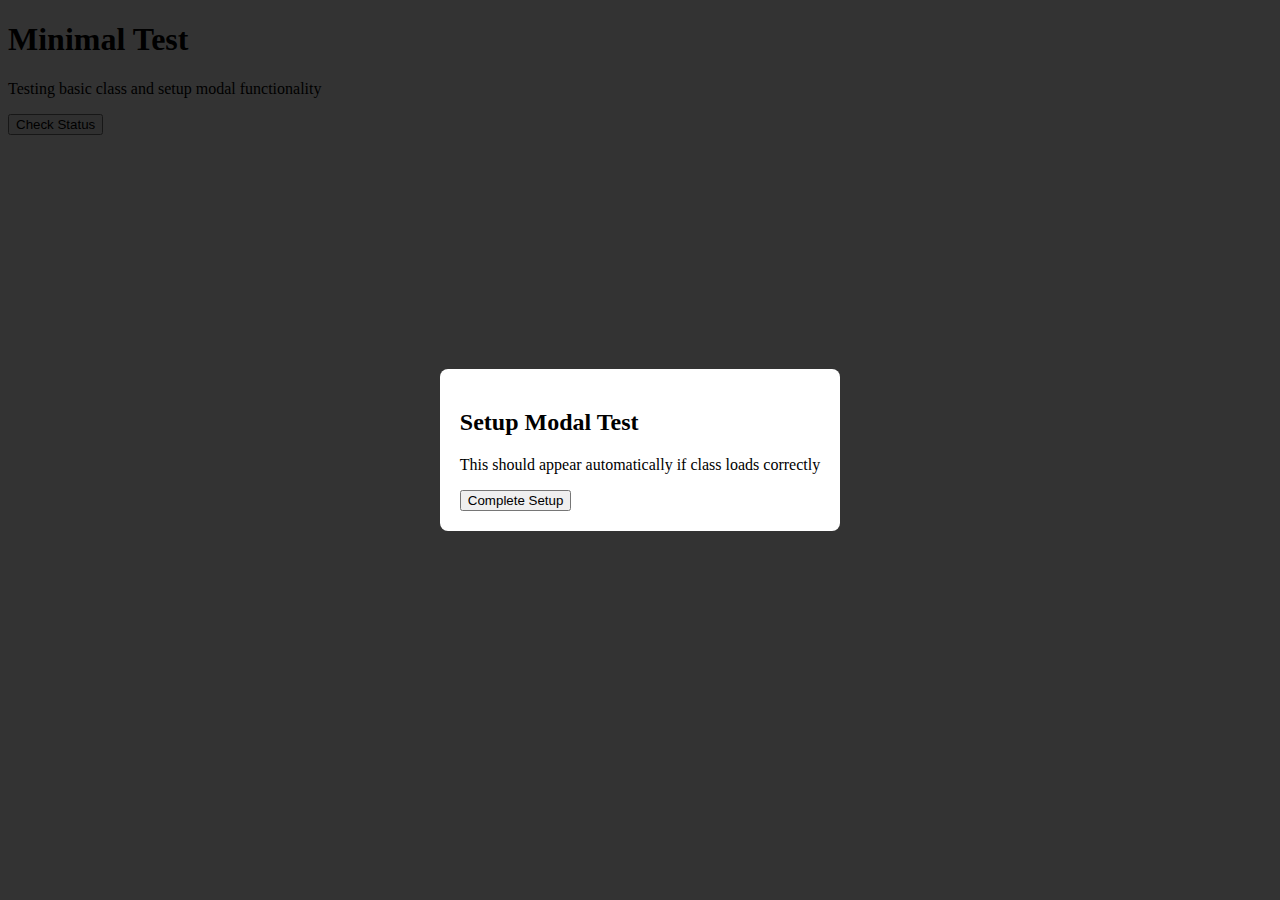
<file: minimal-test.html>
<!DOCTYPE html>
<html lang="en">
<head>
    <meta charset="UTF-8">
    <meta name="viewport" content="width=device-width, initial-scale=1.0">
    <title>Minimal Test - Last War Nexus</title>
    <style>
        .setup-modal { display: none; position: fixed; top: 0; left: 0; right: 0; bottom: 0; background: rgba(0,0,0,0.8); z-index: 1000; }
        .setup-modal.active { display: flex; align-items: center; justify-content: center; }
        .setup-modal-content { background: white; padding: 20px; border-radius: 8px; color: black; }
    </style>
</head>
<body>
    <h1>Minimal Test</h1>
    <p>Testing basic class and setup modal functionality</p>
    
    <!-- Setup Modal -->
    <div class="setup-modal" id="setup-modal">
        <div class="setup-modal-content">
            <h2>Setup Modal Test</h2>
            <p>This should appear automatically if class loads correctly</p>
            <button onclick="if(window.lastWarNexus) window.lastWarNexus.isSetupComplete = true; document.getElementById('setup-modal').classList.remove('active');">Complete Setup</button>
        </div>
    </div>
    
    <button onclick="console.log('App:', typeof window.lastWarNexus); console.log('Class:', typeof VSPointsOptimizer);">Check Status</button>
    
    <script src="minimal-app.js"></script>
</body>
</html>
</file>
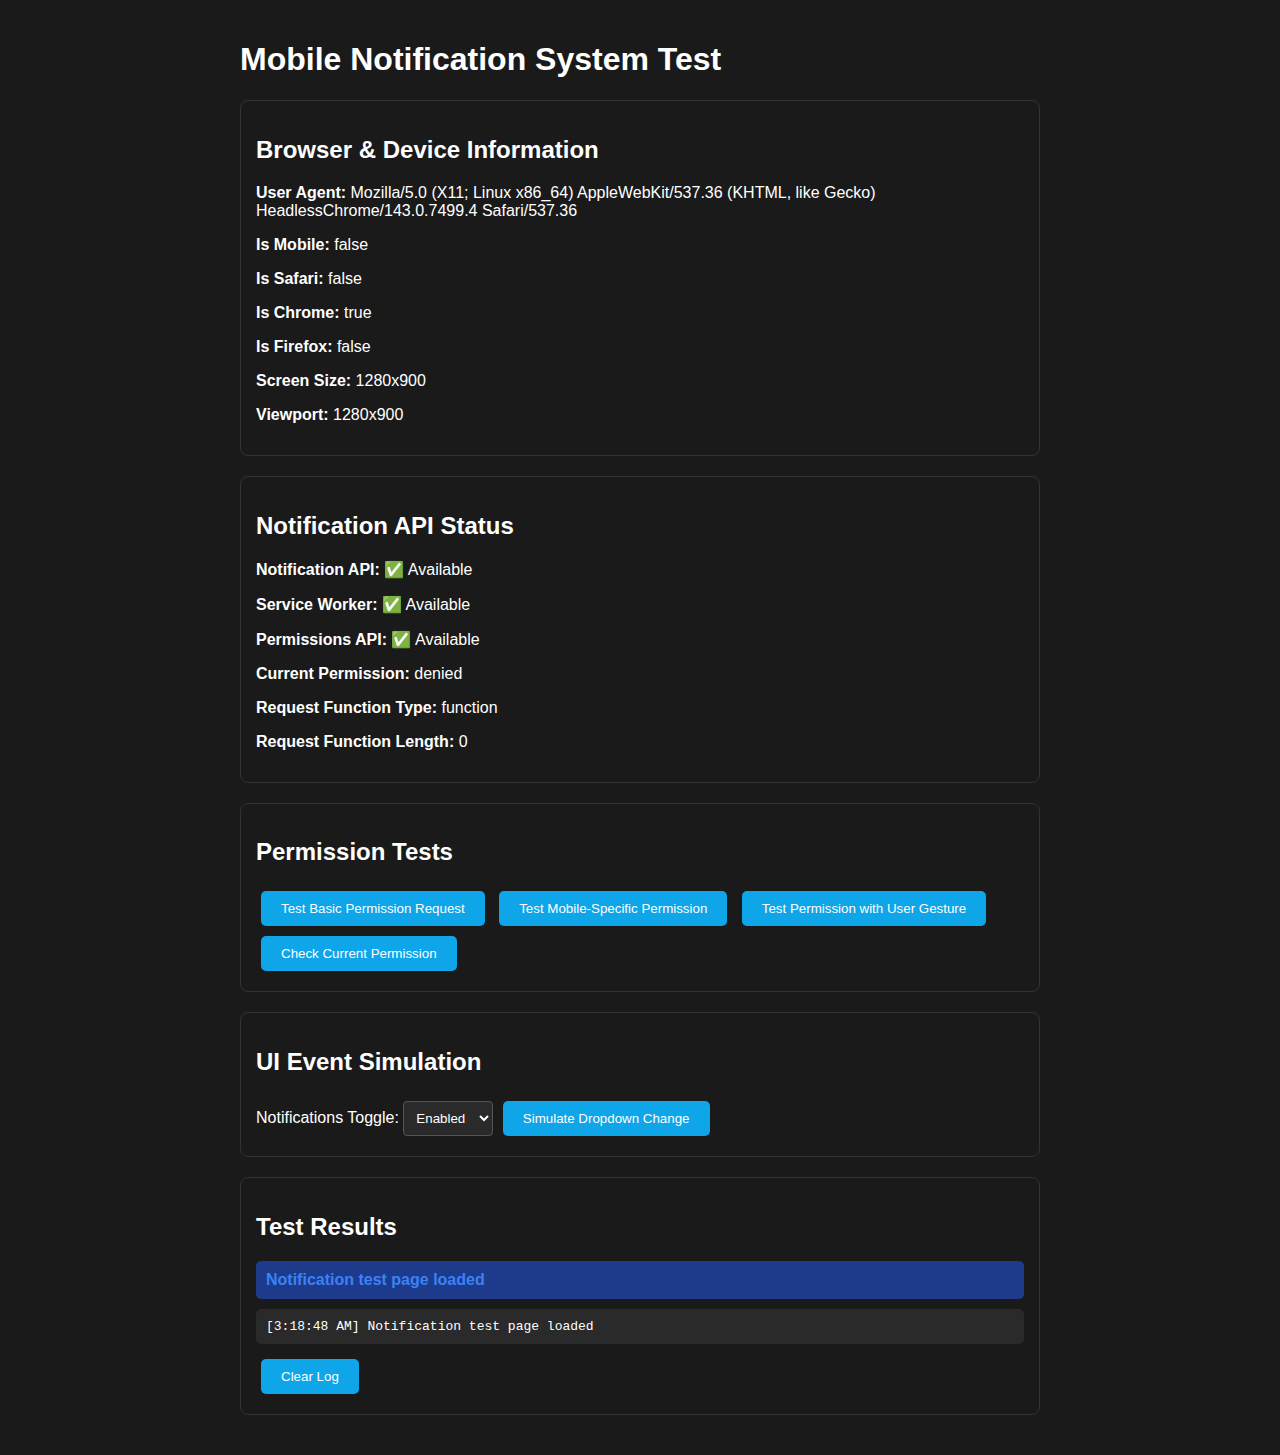
<file: notification-test.html>
<!DOCTYPE html>
<html lang="en">
<head>
    <meta charset="UTF-8">
    <meta name="viewport" content="width=device-width, initial-scale=1.0">
    <title>Notification Test</title>
    <style>
        body {
            font-family: Arial, sans-serif;
            max-width: 800px;
            margin: 0 auto;
            padding: 20px;
            background: #1a1a1a;
            color: #fff;
        }
        .test-section {
            margin: 20px 0;
            padding: 15px;
            border: 1px solid #333;
            border-radius: 8px;
        }
        button {
            background: #0ea5e9;
            color: white;
            border: none;
            padding: 10px 20px;
            margin: 5px;
            border-radius: 5px;
            cursor: pointer;
        }
        button:hover {
            background: #0284c7;
        }
        .log {
            background: #2a2a2a;
            padding: 10px;
            margin: 10px 0;
            border-radius: 5px;
            font-family: monospace;
            white-space: pre-wrap;
            max-height: 400px;
            overflow-y: auto;
        }
        .status {
            padding: 10px;
            margin: 10px 0;
            border-radius: 5px;
            font-weight: bold;
        }
        .success { background: #065f46; color: #10b981; }
        .error { background: #7f1d1d; color: #ef4444; }
        .warning { background: #7c2d12; color: #f59e0b; }
        .info { background: #1e3a8a; color: #3b82f6; }
        select {
            background: #2a2a2a;
            color: #fff;
            border: 1px solid #555;
            padding: 8px;
            border-radius: 4px;
        }
    </style>
</head>
<body>
    <h1>Mobile Notification System Test</h1>
    
    <div class="test-section">
        <h2>Browser & Device Information</h2>
        <div id="device-info"></div>
    </div>
    
    <div class="test-section">
        <h2>Notification API Status</h2>
        <div id="api-status"></div>
    </div>
    
    <div class="test-section">
        <h2>Permission Tests</h2>
        <button onclick="testBasicPermission()">Test Basic Permission Request</button>
        <button onclick="testMobilePermission()">Test Mobile-Specific Permission</button>
        <button onclick="testUserGesturePermission()">Test Permission with User Gesture</button>
        <button onclick="checkCurrentPermission()">Check Current Permission</button>
    </div>
    
    <div class="test-section">
        <h2>UI Event Simulation</h2>
        <label for="notifications-toggle">Notifications Toggle:</label>
        <select id="notifications-toggle">
            <option value="enabled">Enabled</option>
            <option value="disabled">Disabled</option>
        </select>
        <button onclick="simulateDropdownChange()">Simulate Dropdown Change</button>
    </div>
    
    <div class="test-section">
        <h2>Test Results</h2>
        <div id="test-status"></div>
        <div class="log" id="test-log"></div>
        <button onclick="clearLog()">Clear Log</button>
    </div>

    <script>
        // Global variables for testing
        let notificationsEnabled = false;
        let testLog = [];
        
        // Logging function
        function log(message, type = 'info') {
            const timestamp = new Date().toLocaleTimeString();
            const logEntry = `[${timestamp}] ${message}`;
            testLog.push(logEntry);
            
            const logElement = document.getElementById('test-log');
            logElement.textContent = testLog.join('\n');
            
            const statusElement = document.getElementById('test-status');
            statusElement.className = `status ${type}`;
            statusElement.textContent = message;
            
            console.log(logEntry);
        }
        
        // Initialize device information
        function initializeDeviceInfo() {
            const info = document.getElementById('device-info');
            const userAgent = navigator.userAgent;
            const isMobile = /iPhone|iPad|iPod|Android/i.test(userAgent);
            const isSafari = /Safari/i.test(userAgent) && !/Chrome/i.test(userAgent);
            const isChrome = /Chrome/i.test(userAgent);
            const isFirefox = /Firefox/i.test(userAgent);
            
            info.innerHTML = `
                <p><strong>User Agent:</strong> ${userAgent}</p>
                <p><strong>Is Mobile:</strong> ${isMobile}</p>
                <p><strong>Is Safari:</strong> ${isSafari}</p>
                <p><strong>Is Chrome:</strong> ${isChrome}</p>
                <p><strong>Is Firefox:</strong> ${isFirefox}</p>
                <p><strong>Screen Size:</strong> ${screen.width}x${screen.height}</p>
                <p><strong>Viewport:</strong> ${window.innerWidth}x${window.innerHeight}</p>
            `;
        }
        
        // Check API availability
        function checkAPIStatus() {
            const apiStatus = document.getElementById('api-status');
            const hasNotificationAPI = 'Notification' in window;
            const hasServiceWorker = 'serviceWorker' in navigator;
            const hasPermissionAPI = 'permissions' in navigator;
            
            let statusHTML = `
                <p><strong>Notification API:</strong> ${hasNotificationAPI ? '✅ Available' : '❌ Not Available'}</p>
                <p><strong>Service Worker:</strong> ${hasServiceWorker ? '✅ Available' : '❌ Not Available'}</p>
                <p><strong>Permissions API:</strong> ${hasPermissionAPI ? '✅ Available' : '❌ Not Available'}</p>
            `;
            
            if (hasNotificationAPI) {
                statusHTML += `<p><strong>Current Permission:</strong> ${Notification.permission}</p>`;
                statusHTML += `<p><strong>Request Function Type:</strong> ${typeof Notification.requestPermission}</p>`;
                statusHTML += `<p><strong>Request Function Length:</strong> ${Notification.requestPermission.length}</p>`;
            }
            
            apiStatus.innerHTML = statusHTML;
        }
        
        // Test basic permission request
        async function testBasicPermission() {
            log('Testing basic permission request...', 'info');
            
            if (!('Notification' in window)) {
                log('❌ Notification API not available', 'error');
                return;
            }
            
            if (Notification.permission === 'granted') {
                log('✅ Permission already granted', 'success');
                return;
            }
            
            if (Notification.permission === 'denied') {
                log('❌ Permission already denied', 'error');
                return;
            }
            
            try {
                const permission = await Notification.requestPermission();
                log(`Permission result: ${permission}`, permission === 'granted' ? 'success' : 'warning');
            } catch (error) {
                log(`❌ Permission request failed: ${error.message}`, 'error');
            }
        }
        
        // Test mobile-specific permission (matching the app's logic)
        async function testMobilePermission() {
            log('Testing mobile-specific permission logic...', 'info');
            
            if (!('Notification' in window)) {
                log('❌ Notification API not available', 'error');
                return;
            }
            
            if (Notification.permission === 'granted') {
                log('✅ Permission already granted', 'success');
                return;
            }
            
            if (Notification.permission === 'denied') {
                log('❌ Permission already denied', 'error');
                return;
            }
            
            // Mobile Safari/Chrome specific handling (copied from app.js)
            const isMobile = /iPhone|iPad|iPod|Android/i.test(navigator.userAgent);
            const isSafari = /Safari/i.test(navigator.userAgent) && !/Chrome/i.test(navigator.userAgent);
            
            log(`Mobile detected: ${isMobile}, Safari detected: ${isSafari}`, 'info');
            
            if (isMobile || isSafari) {
                log('Using mobile-specific permission logic...', 'info');
                
                return new Promise((resolve) => {
                    // Small delay to ensure user interaction context
                    setTimeout(async () => {
                        try {
                            let permission;
                            
                            // Try modern async approach first
                            if (typeof Notification.requestPermission === 'function') {
                                if (Notification.requestPermission.length === 0) {
                                    log('Using modern Promise-based API...', 'info');
                                    permission = await Notification.requestPermission();
                                } else {
                                    log('Using legacy callback API...', 'info');
                                    permission = await new Promise(resolve => {
                                        Notification.requestPermission(resolve);
                                    });
                                }
                            }
                            
                            const granted = permission === 'granted';
                            log(`Mobile permission result: ${permission}`, granted ? 'success' : 'warning');
                            
                            if (granted) {
                                log('✅ Mobile notification permission granted', 'success');
                            } else {
                                log('❌ Mobile notification permission denied', 'error');
                            }
                            
                            resolve(granted);
                        } catch (error) {
                            log(`❌ Mobile notification request failed: ${error.message}`, 'error');
                            resolve(false);
                        }
                    }, 100);
                });
            } else {
                log('Using desktop permission logic...', 'info');
                try {
                    const permission = await Notification.requestPermission();
                    const granted = permission === 'granted';
                    log(`Desktop permission result: ${permission}`, granted ? 'success' : 'warning');
                    return granted;
                } catch (error) {
                    log(`❌ Desktop permission request failed: ${error.message}`, 'error');
                    return false;
                }
            }
        }
        
        // Test permission with explicit user gesture
        async function testUserGesturePermission() {
            log('Testing permission with user gesture context...', 'info');
            
            // This function is called from a button click, so it should have user gesture context
            if (!('Notification' in window)) {
                log('❌ Notification API not available', 'error');
                return;
            }
            
            if (Notification.permission === 'granted') {
                log('✅ Permission already granted', 'success');
                return;
            }
            
            if (Notification.permission === 'denied') {
                log('❌ Permission already denied', 'error');
                return;
            }
            
            try {
                // Test immediate request (should have user gesture)
                log('Requesting permission immediately with user gesture...', 'info');
                const permission = await Notification.requestPermission();
                log(`User gesture permission result: ${permission}`, permission === 'granted' ? 'success' : 'warning');
                
                if (permission === 'granted') {
                    // Test notification
                    setTimeout(() => {
                        new Notification('Test Notification', {
                            body: 'This is a test notification from the permission test',
                            icon: 'data:image/svg+xml,<svg xmlns="http://www.w3.org/2000/svg" viewBox="0 0 100 100"><text y=".9em" font-size="90">🎯</text></svg>'
                        });
                    }, 1000);
                }
            } catch (error) {
                log(`❌ User gesture permission request failed: ${error.message}`, 'error');
            }
        }
        
        // Check current permission
        function checkCurrentPermission() {
            if (!('Notification' in window)) {
                log('❌ Notification API not available', 'error');
                return;
            }
            
            log(`Current permission state: ${Notification.permission}`, 'info');
            
            // Also check if we can create notifications
            if (Notification.permission === 'granted') {
                try {
                    const testNotification = new Notification('Permission Test', {
                        body: 'Notifications are working!',
                        requireInteraction: false
                    });
                    testNotification.close();
                    log('✅ Can create notifications successfully', 'success');
                } catch (error) {
                    log(`❌ Cannot create notifications: ${error.message}`, 'error');
                }
            }
        }
        
        // Simulate dropdown change (matching the app's logic)
        function simulateDropdownChange() {
            const toggle = document.getElementById('notifications-toggle');
            const enabled = toggle.value === 'enabled';
            
            log(`Simulating dropdown change to: ${enabled ? 'enabled' : 'disabled'}`, 'info');
            
            // Simulate the app's setNotifications function
            setNotifications(enabled);
        }
        
        // Simulate the app's setNotifications function
        async function setNotifications(enabled) {
            log(`setNotifications called with: ${enabled}`, 'info');
            
            try {
                if (enabled) {
                    log('Requesting notification permission...', 'info');
                    const permission = await testMobilePermission();
                    notificationsEnabled = permission;
                    log(`Notifications enabled: ${notificationsEnabled}`, notificationsEnabled ? 'success' : 'warning');
                } else {
                    notificationsEnabled = false;
                    log('Notifications disabled', 'info');
                }
                
                // Simulate UI sync
                const toggle = document.getElementById('notifications-toggle');
                toggle.value = notificationsEnabled ? 'enabled' : 'disabled';
                
            } catch (error) {
                log(`❌ setNotifications error: ${error.message}`, 'error');
            }
        }
        
        // Clear log
        function clearLog() {
            testLog = [];
            document.getElementById('test-log').textContent = '';
            document.getElementById('test-status').textContent = '';
        }
        
        // Add dropdown change listener
        document.getElementById('notifications-toggle').addEventListener('change', (e) => {
            const enabled = e.target.value === 'enabled';
            log(`Dropdown changed to: ${enabled ? 'enabled' : 'disabled'}`, 'info');
            setNotifications(enabled);
        });
        
        // Initialize on page load
        document.addEventListener('DOMContentLoaded', () => {
            initializeDeviceInfo();
            checkAPIStatus();
            log('Notification test page loaded', 'info');
        });
    </script>
</body>
</html>
</file>
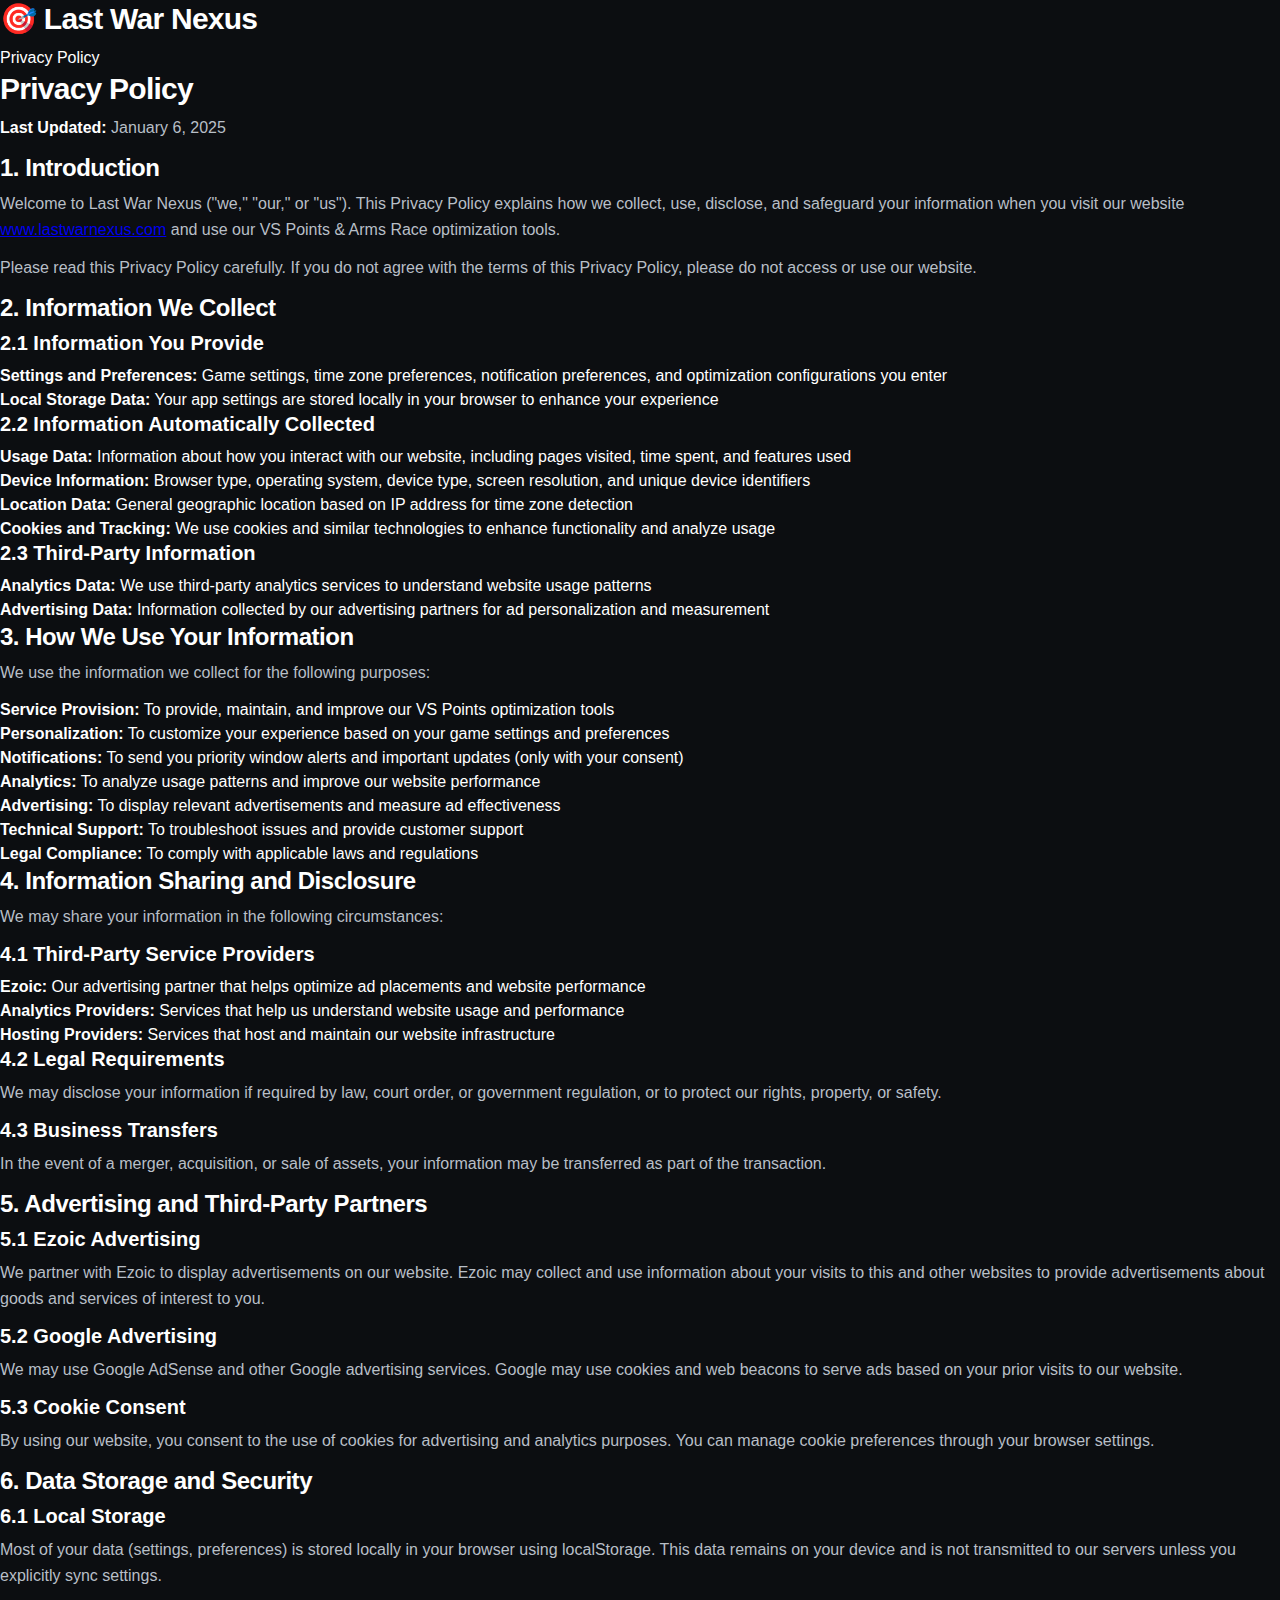
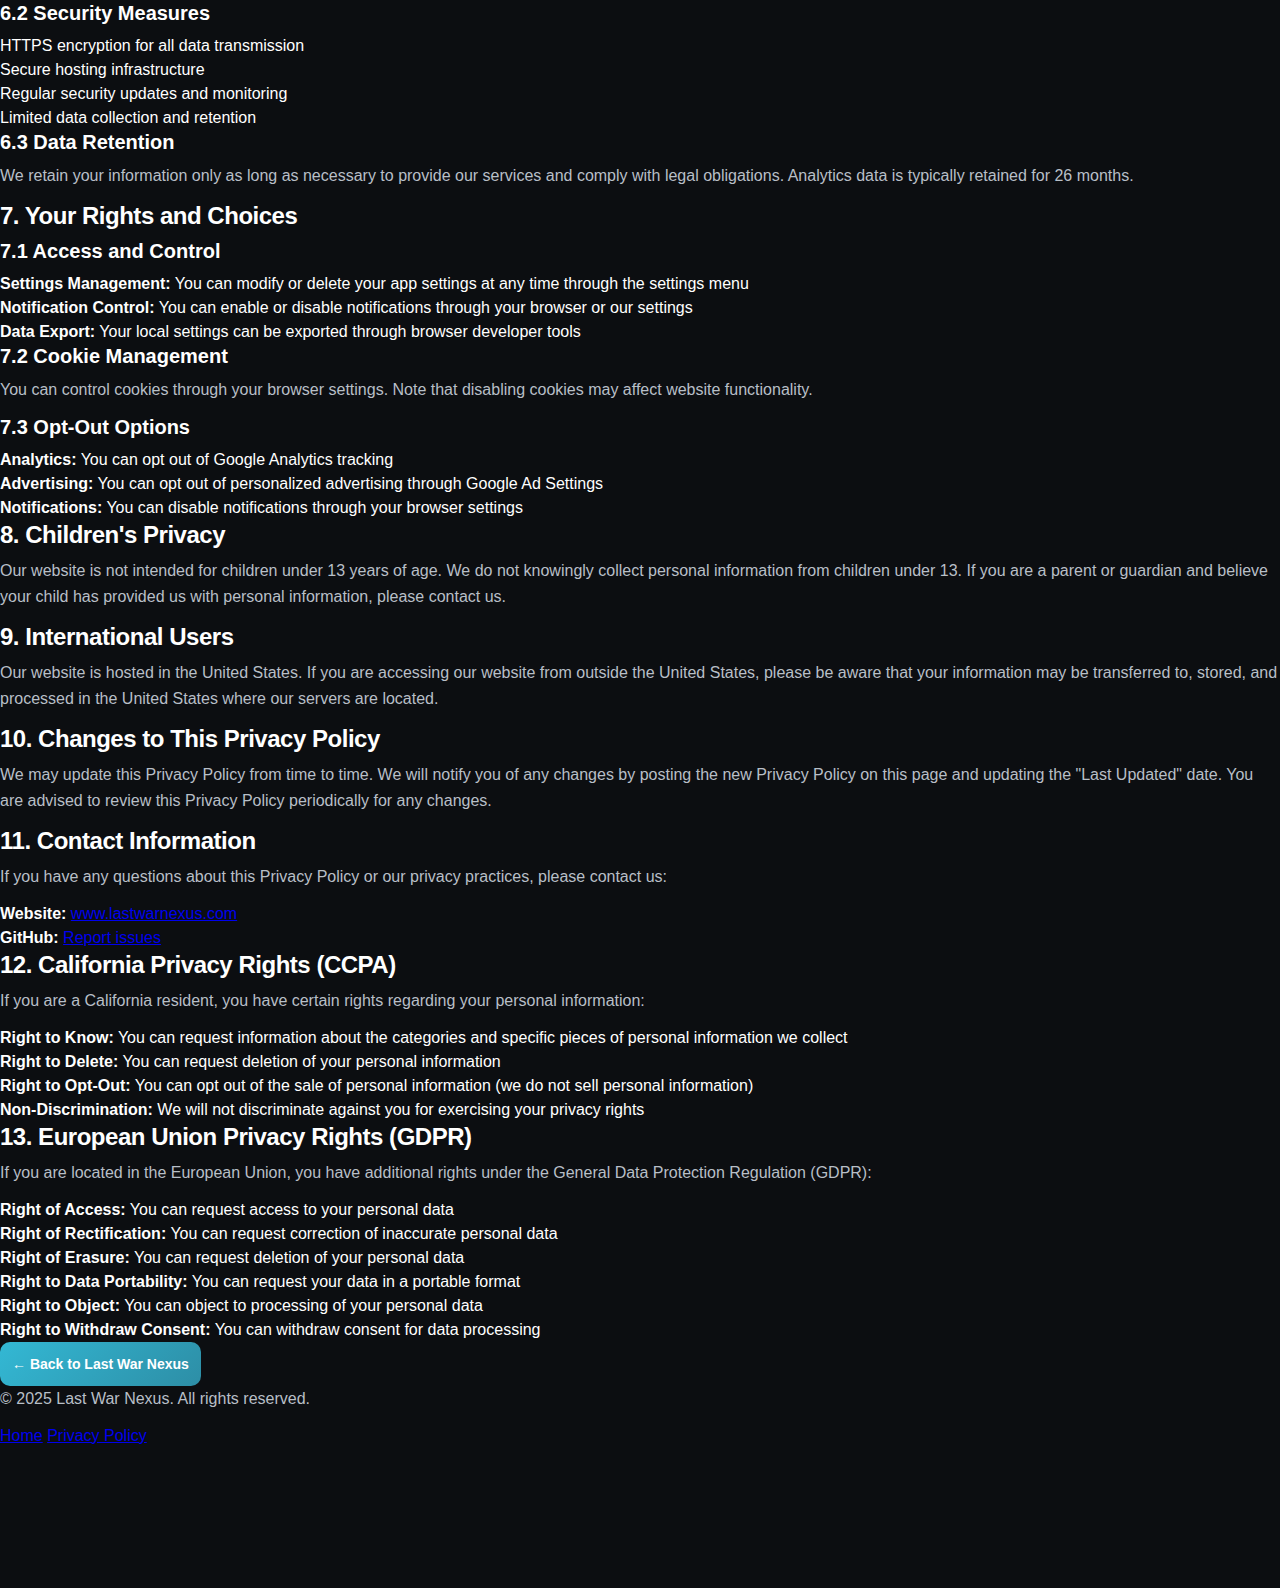
<file: privacy-policy.html>
<!DOCTYPE html>
<html lang="en">
<head>
    <meta charset="UTF-8">
    <meta name="viewport" content="width=device-width, initial-scale=1.0">
    <title>Privacy Policy - Last War Nexus</title>
    
    <!-- Ezoic Site Verification -->
    <meta name="ezoic-site-verification" content="CoxUDBfa0p5gRIezES1SbgSPK252Lg" />
    
    <!-- Meta Tags -->
    <meta name="description" content="Privacy Policy for Last War Nexus - VS Points & Arms Race optimization tool. Learn how we protect your data and privacy.">
    <meta name="keywords" content="privacy policy, data protection, last war nexus, privacy">
    <meta name="author" content="Last War Nexus">
    
    <!-- Open Graph -->
    <meta property="og:title" content="Privacy Policy - Last War Nexus">
    <meta property="og:description" content="Privacy Policy for Last War Nexus - VS Points & Arms Race optimization tool">
    <meta property="og:url" content="https://www.lastwarnexus.com/privacy-policy">
    <meta property="og:type" content="website">
    <meta property="og:site_name" content="Last War Nexus">
    
    <!-- Favicon -->
    <link rel="icon" href="data:image/svg+xml,<svg xmlns='http://www.w3.org/2000/svg' viewBox='0 0 100 100'><text y='.9em' font-size='90'>🎯</text></svg>">
    
    <!-- CSS Files -->
    <link rel="stylesheet" href="css/variables.css">
    <link rel="stylesheet" href="css/base.css">
    <link rel="stylesheet" href="css/components.css">
    <link rel="stylesheet" href="style.css">
    
    <!-- Structured Data -->
    <script type="application/ld+json">
    {
        "@context": "https://schema.org",
        "@type": "WebPage",
        "name": "Privacy Policy - Last War Nexus",
        "description": "Privacy Policy for Last War Nexus - VS Points & Arms Race optimization tool",
        "url": "https://www.lastwarnexus.com/privacy-policy",
        "isPartOf": {
            "@type": "WebSite",
            "name": "Last War Nexus",
            "url": "https://www.lastwarnexus.com"
        },
        "about": {
            "@type": "Thing",
            "name": "Privacy Policy"
        }
    }
    </script>
</head>
<body>
    <div class="app-container">
        <!-- Header -->
        <header class="app-header">
            <div class="header-content">
                <h1 class="app-title">
                    <a href="/" style="color: inherit; text-decoration: none;">
                        <span class="app-icon">🎯</span>
                        Last War Nexus
                    </a>
                </h1>
                <div class="header-subtitle">Privacy Policy</div>
            </div>
        </header>

        <!-- Main Content -->
        <main class="privacy-content">
            <div class="content-container">
                <div class="privacy-card">
                    <h1>Privacy Policy</h1>
                    <p class="last-updated"><strong>Last Updated:</strong> January 6, 2025</p>
                    
                    <section class="privacy-section">
                        <h2>1. Introduction</h2>
                        <p>Welcome to Last War Nexus ("we," "our," or "us"). This Privacy Policy explains how we collect, use, disclose, and safeguard your information when you visit our website <a href="https://www.lastwarnexus.com">www.lastwarnexus.com</a> and use our VS Points & Arms Race optimization tools.</p>
                        <p>Please read this Privacy Policy carefully. If you do not agree with the terms of this Privacy Policy, please do not access or use our website.</p>
                    </section>

                    <section class="privacy-section">
                        <h2>2. Information We Collect</h2>
                        
                        <h3>2.1 Information You Provide</h3>
                        <ul>
                            <li><strong>Settings and Preferences:</strong> Game settings, time zone preferences, notification preferences, and optimization configurations you enter</li>
                            <li><strong>Local Storage Data:</strong> Your app settings are stored locally in your browser to enhance your experience</li>
                        </ul>

                        <h3>2.2 Information Automatically Collected</h3>
                        <ul>
                            <li><strong>Usage Data:</strong> Information about how you interact with our website, including pages visited, time spent, and features used</li>
                            <li><strong>Device Information:</strong> Browser type, operating system, device type, screen resolution, and unique device identifiers</li>
                            <li><strong>Location Data:</strong> General geographic location based on IP address for time zone detection</li>
                            <li><strong>Cookies and Tracking:</strong> We use cookies and similar technologies to enhance functionality and analyze usage</li>
                        </ul>

                        <h3>2.3 Third-Party Information</h3>
                        <ul>
                            <li><strong>Analytics Data:</strong> We use third-party analytics services to understand website usage patterns</li>
                            <li><strong>Advertising Data:</strong> Information collected by our advertising partners for ad personalization and measurement</li>
                        </ul>
                    </section>

                    <section class="privacy-section">
                        <h2>3. How We Use Your Information</h2>
                        <p>We use the information we collect for the following purposes:</p>
                        <ul>
                            <li><strong>Service Provision:</strong> To provide, maintain, and improve our VS Points optimization tools</li>
                            <li><strong>Personalization:</strong> To customize your experience based on your game settings and preferences</li>
                            <li><strong>Notifications:</strong> To send you priority window alerts and important updates (only with your consent)</li>
                            <li><strong>Analytics:</strong> To analyze usage patterns and improve our website performance</li>
                            <li><strong>Advertising:</strong> To display relevant advertisements and measure ad effectiveness</li>
                            <li><strong>Technical Support:</strong> To troubleshoot issues and provide customer support</li>
                            <li><strong>Legal Compliance:</strong> To comply with applicable laws and regulations</li>
                        </ul>
                    </section>

                    <section class="privacy-section">
                        <h2>4. Information Sharing and Disclosure</h2>
                        <p>We may share your information in the following circumstances:</p>
                        
                        <h3>4.1 Third-Party Service Providers</h3>
                        <ul>
                            <li><strong>Ezoic:</strong> Our advertising partner that helps optimize ad placements and website performance</li>
                            <li><strong>Analytics Providers:</strong> Services that help us understand website usage and performance</li>
                            <li><strong>Hosting Providers:</strong> Services that host and maintain our website infrastructure</li>
                        </ul>

                        <h3>4.2 Legal Requirements</h3>
                        <p>We may disclose your information if required by law, court order, or government regulation, or to protect our rights, property, or safety.</p>

                        <h3>4.3 Business Transfers</h3>
                        <p>In the event of a merger, acquisition, or sale of assets, your information may be transferred as part of the transaction.</p>
                    </section>

                    <section class="privacy-section">
                        <h2>5. Advertising and Third-Party Partners</h2>
                        
                        <h3>5.1 Ezoic Advertising</h3>
                        <p>We partner with Ezoic to display advertisements on our website. Ezoic may collect and use information about your visits to this and other websites to provide advertisements about goods and services of interest to you.</p>
                        
                        <h3>5.2 Google Advertising</h3>
                        <p>We may use Google AdSense and other Google advertising services. Google may use cookies and web beacons to serve ads based on your prior visits to our website.</p>
                        
                        <h3>5.3 Cookie Consent</h3>
                        <p>By using our website, you consent to the use of cookies for advertising and analytics purposes. You can manage cookie preferences through your browser settings.</p>
                    </section>

                    <section class="privacy-section">
                        <h2>6. Data Storage and Security</h2>
                        
                        <h3>6.1 Local Storage</h3>
                        <p>Most of your data (settings, preferences) is stored locally in your browser using localStorage. This data remains on your device and is not transmitted to our servers unless you explicitly sync settings.</p>
                        
                        <h3>6.2 Security Measures</h3>
                        <ul>
                            <li>HTTPS encryption for all data transmission</li>
                            <li>Secure hosting infrastructure</li>
                            <li>Regular security updates and monitoring</li>
                            <li>Limited data collection and retention</li>
                        </ul>
                        
                        <h3>6.3 Data Retention</h3>
                        <p>We retain your information only as long as necessary to provide our services and comply with legal obligations. Analytics data is typically retained for 26 months.</p>
                    </section>

                    <section class="privacy-section">
                        <h2>7. Your Rights and Choices</h2>
                        
                        <h3>7.1 Access and Control</h3>
                        <ul>
                            <li><strong>Settings Management:</strong> You can modify or delete your app settings at any time through the settings menu</li>
                            <li><strong>Notification Control:</strong> You can enable or disable notifications through your browser or our settings</li>
                            <li><strong>Data Export:</strong> Your local settings can be exported through browser developer tools</li>
                        </ul>
                        
                        <h3>7.2 Cookie Management</h3>
                        <p>You can control cookies through your browser settings. Note that disabling cookies may affect website functionality.</p>
                        
                        <h3>7.3 Opt-Out Options</h3>
                        <ul>
                            <li><strong>Analytics:</strong> You can opt out of Google Analytics tracking</li>
                            <li><strong>Advertising:</strong> You can opt out of personalized advertising through Google Ad Settings</li>
                            <li><strong>Notifications:</strong> You can disable notifications through your browser settings</li>
                        </ul>
                    </section>

                    <section class="privacy-section">
                        <h2>8. Children's Privacy</h2>
                        <p>Our website is not intended for children under 13 years of age. We do not knowingly collect personal information from children under 13. If you are a parent or guardian and believe your child has provided us with personal information, please contact us.</p>
                    </section>

                    <section class="privacy-section">
                        <h2>9. International Users</h2>
                        <p>Our website is hosted in the United States. If you are accessing our website from outside the United States, please be aware that your information may be transferred to, stored, and processed in the United States where our servers are located.</p>
                    </section>

                    <section class="privacy-section">
                        <h2>10. Changes to This Privacy Policy</h2>
                        <p>We may update this Privacy Policy from time to time. We will notify you of any changes by posting the new Privacy Policy on this page and updating the "Last Updated" date. You are advised to review this Privacy Policy periodically for any changes.</p>
                    </section>

                    <section class="privacy-section">
                        <h2>11. Contact Information</h2>
                        <p>If you have any questions about this Privacy Policy or our privacy practices, please contact us:</p>
                        <ul>
                            <li><strong>Website:</strong> <a href="https://www.lastwarnexus.com">www.lastwarnexus.com</a></li>
                            <li><strong>GitHub:</strong> <a href="https://github.com/anthropics/claude-code/issues" target="_blank">Report issues</a></li>
                        </ul>
                    </section>

                    <section class="privacy-section">
                        <h2>12. California Privacy Rights (CCPA)</h2>
                        <p>If you are a California resident, you have certain rights regarding your personal information:</p>
                        <ul>
                            <li><strong>Right to Know:</strong> You can request information about the categories and specific pieces of personal information we collect</li>
                            <li><strong>Right to Delete:</strong> You can request deletion of your personal information</li>
                            <li><strong>Right to Opt-Out:</strong> You can opt out of the sale of personal information (we do not sell personal information)</li>
                            <li><strong>Non-Discrimination:</strong> We will not discriminate against you for exercising your privacy rights</li>
                        </ul>
                    </section>

                    <section class="privacy-section">
                        <h2>13. European Union Privacy Rights (GDPR)</h2>
                        <p>If you are located in the European Union, you have additional rights under the General Data Protection Regulation (GDPR):</p>
                        <ul>
                            <li><strong>Right of Access:</strong> You can request access to your personal data</li>
                            <li><strong>Right of Rectification:</strong> You can request correction of inaccurate personal data</li>
                            <li><strong>Right of Erasure:</strong> You can request deletion of your personal data</li>
                            <li><strong>Right to Data Portability:</strong> You can request your data in a portable format</li>
                            <li><strong>Right to Object:</strong> You can object to processing of your personal data</li>
                            <li><strong>Right to Withdraw Consent:</strong> You can withdraw consent for data processing</li>
                        </ul>
                    </section>
                </div>

                <!-- Back to Home Button -->
                <div class="back-to-home">
                    <a href="/" class="btn btn-primary">
                        ← Back to Last War Nexus
                    </a>
                </div>
            </div>
        </main>

        <!-- Footer -->
        <footer class="privacy-footer">
            <div class="footer-content">
                <p>&copy; 2025 Last War Nexus. All rights reserved.</p>
                <div class="footer-links">
                    <a href="/">Home</a>
                    <a href="/privacy-policy">Privacy Policy</a>
                </div>
            </div>
        </footer>
    </div>

    <!-- Ezoic Ad Script -->
    <script async src="https://www.ezojs.com/ezoic/sa.min.js"></script>
</body>
</html>
</file>
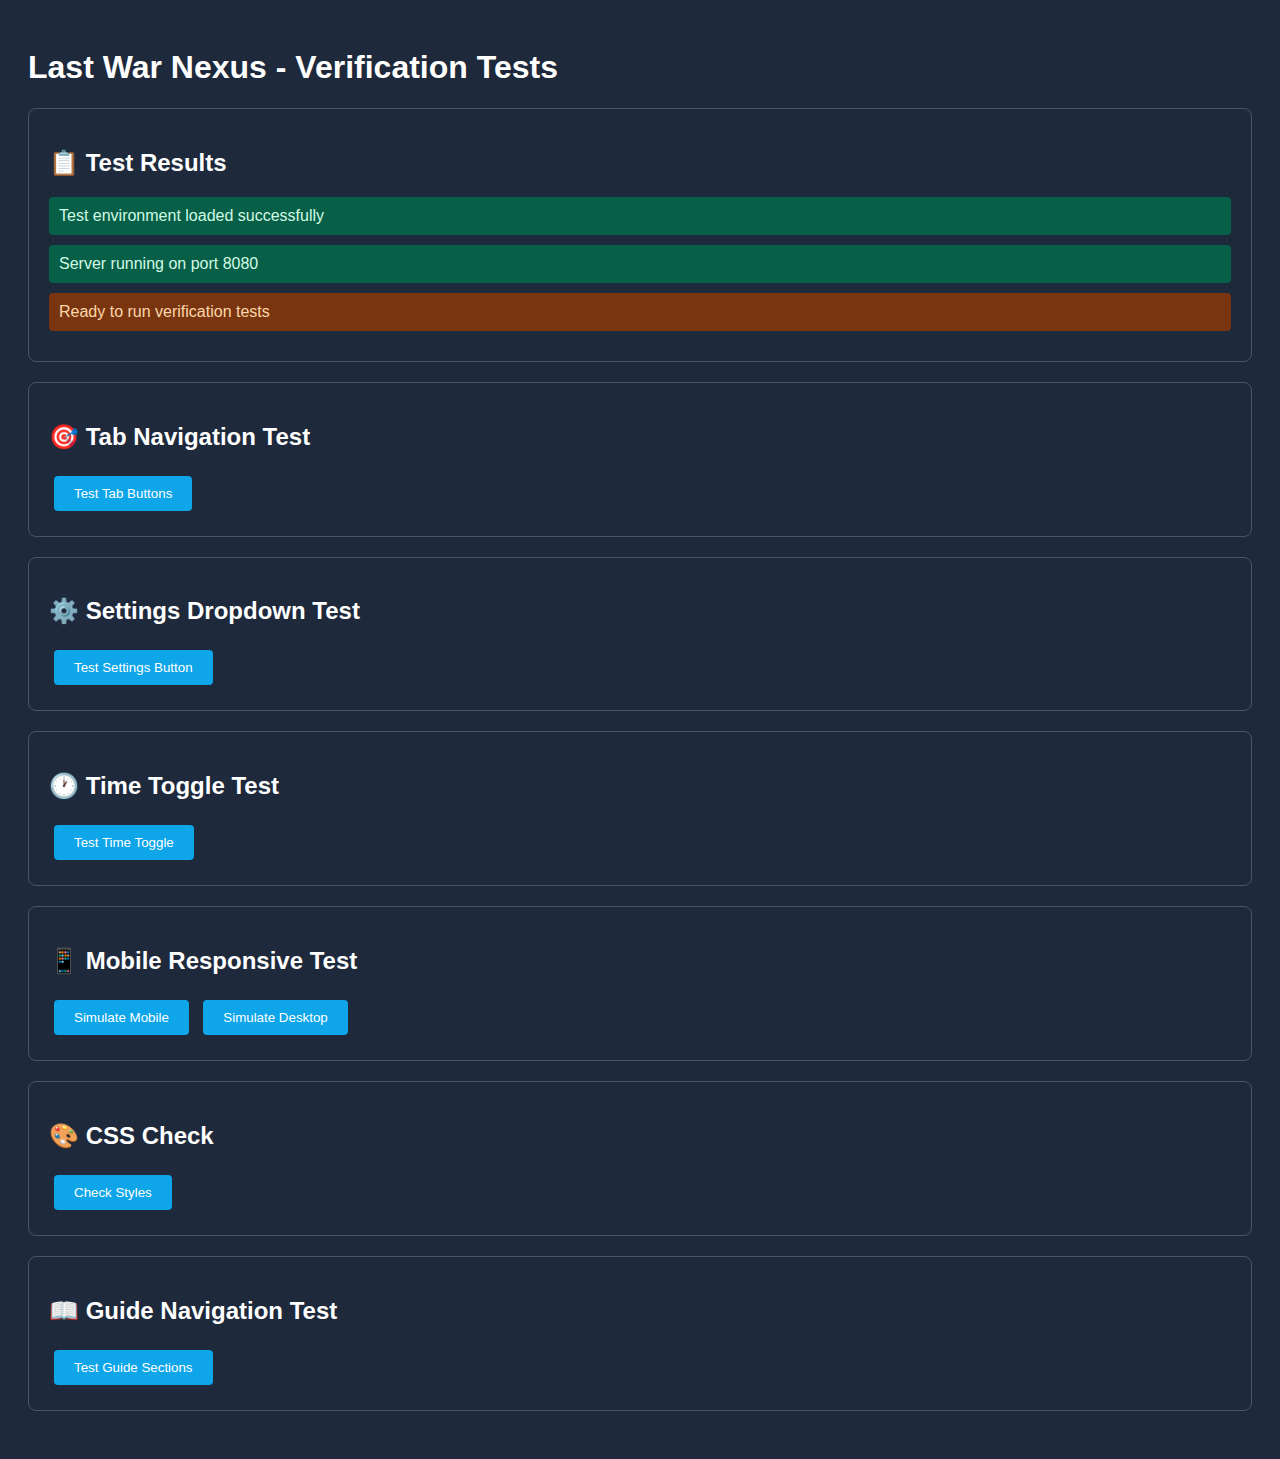
<file: test.html>
<!DOCTYPE html>
<html lang="en">
<head>
    <meta charset="UTF-8">
    <meta name="viewport" content="width=device-width, initial-scale=1.0">
    <title>Last War Nexus - Testing</title>
    <style>
        body {
            font-family: Arial, sans-serif;
            padding: 20px;
            background: #1e293b;
            color: white;
        }
        .test-section {
            margin: 20px 0;
            padding: 20px;
            border: 1px solid #475569;
            border-radius: 8px;
        }
        .test-button {
            background: #0ea5e9;
            color: white;
            border: none;
            padding: 10px 20px;
            margin: 5px;
            border-radius: 4px;
            cursor: pointer;
        }
        .test-button:hover {
            background: #0284c7;
        }
        .status {
            padding: 10px;
            margin: 10px 0;
            border-radius: 4px;
        }
        .success { background: #065f46; color: #d1fae5; }
        .error { background: #7f1d1d; color: #fecaca; }
        .warning { background: #78350f; color: #fed7aa; }
    </style>
</head>
<body>
    <h1>Last War Nexus - Verification Tests</h1>
    
    <div class="test-section">
        <h2>📋 Test Results</h2>
        <div id="test-results"></div>
    </div>
    
    <div class="test-section">
        <h2>🎯 Tab Navigation Test</h2>
        <button class="test-button" onclick="testTabNavigation()">Test Tab Buttons</button>
        <div id="tab-test-results"></div>
    </div>
    
    <div class="test-section">
        <h2>⚙️ Settings Dropdown Test</h2>
        <button class="test-button" onclick="testSettingsDropdown()">Test Settings Button</button>
        <div id="settings-test-results"></div>
    </div>
    
    <div class="test-section">
        <h2>🕐 Time Toggle Test</h2>
        <button class="test-button" onclick="testTimeToggle()">Test Time Toggle</button>
        <div id="time-test-results"></div>
    </div>
    
    <div class="test-section">
        <h2>📱 Mobile Responsive Test</h2>
        <button class="test-button" onclick="testMobileView()">Simulate Mobile</button>
        <button class="test-button" onclick="testDesktopView()">Simulate Desktop</button>
        <div id="mobile-test-results"></div>
    </div>
    
    <div class="test-section">
        <h2>🎨 CSS Check</h2>
        <button class="test-button" onclick="checkCSS()">Check Styles</button>
        <div id="css-test-results"></div>
    </div>
    
    <div class="test-section">
        <h2>📖 Guide Navigation Test</h2>
        <button class="test-button" onclick="testGuideNavigation()">Test Guide Sections</button>
        <div id="guide-test-results"></div>
    </div>

    <script>
        function addResult(elementId, message, type = 'success') {
            const container = document.getElementById(elementId);
            const result = document.createElement('div');
            result.className = `status ${type}`;
            result.textContent = message;
            container.appendChild(result);
        }

        function testTabNavigation() {
            addResult('tab-test-results', 'Testing tab navigation...', 'warning');
            
            // Open main app in new window
            const appWindow = window.open('/index.html', 'testWindow', 'width=1200,height=800');
            
            setTimeout(() => {
                try {
                    const tabs = appWindow.document.querySelectorAll('.tab-btn');
                    if (tabs.length === 0) {
                        addResult('tab-test-results', 'ERROR: No tab buttons found', 'error');
                        return;
                    }
                    
                    addResult('tab-test-results', `Found ${tabs.length} tab buttons`, 'success');
                    
                    // Test each tab
                    tabs.forEach((tab, index) => {
                        setTimeout(() => {
                            tab.click();
                            const tabName = tab.dataset.tab;
                            const isActive = tab.classList.contains('active');
                            addResult('tab-test-results', 
                                `Tab "${tabName}": ${isActive ? 'WORKING' : 'FAILED'}`, 
                                isActive ? 'success' : 'error'
                            );
                        }, index * 500);
                    });
                    
                } catch (error) {
                    addResult('tab-test-results', `Error: ${error.message}`, 'error');
                }
            }, 2000);
        }

        function testSettingsDropdown() {
            addResult('settings-test-results', 'Testing settings dropdown...', 'warning');
            
            const appWindow = window.open('/index.html', 'testWindow', 'width=1200,height=800');
            
            setTimeout(() => {
                try {
                    const settingsBtn = appWindow.document.getElementById('settings-toggle');
                    if (!settingsBtn) {
                        addResult('settings-test-results', 'ERROR: Settings button not found', 'error');
                        return;
                    }
                    
                    // Test dropdown toggle
                    settingsBtn.click();
                    
                    setTimeout(() => {
                        const dropdown = appWindow.document.getElementById('settings-dropdown');
                        const isOpen = dropdown && dropdown.classList.contains('active');
                        addResult('settings-test-results', 
                            `Settings dropdown: ${isOpen ? 'OPENS' : 'FAILED TO OPEN'}`, 
                            isOpen ? 'success' : 'error'
                        );
                        
                        // Test closing
                        if (isOpen) {
                            settingsBtn.click();
                            setTimeout(() => {
                                const isClosed = !dropdown.classList.contains('active');
                                addResult('settings-test-results', 
                                    `Settings dropdown: ${isClosed ? 'CLOSES' : 'FAILED TO CLOSE'}`, 
                                    isClosed ? 'success' : 'error'
                                );
                            }, 300);
                        }
                    }, 300);
                    
                } catch (error) {
                    addResult('settings-test-results', `Error: ${error.message}`, 'error');
                }
            }, 2000);
        }

        function testTimeToggle() {
            addResult('time-test-results', 'Testing time toggle...', 'warning');
            
            const appWindow = window.open('/index.html', 'testWindow', 'width=1200,height=800');
            
            setTimeout(() => {
                try {
                    const timeToggleBtn = appWindow.document.getElementById('time-toggle-btn');
                    if (!timeToggleBtn) {
                        addResult('time-test-results', 'ERROR: Time toggle button not found', 'error');
                        return;
                    }
                    
                    const originalText = timeToggleBtn.textContent;
                    timeToggleBtn.click();
                    
                    setTimeout(() => {
                        const newText = timeToggleBtn.textContent;
                        const hasChanged = originalText !== newText;
                        addResult('time-test-results', 
                            `Time toggle: ${hasChanged ? 'WORKING' : 'NOT CHANGING'}`, 
                            hasChanged ? 'success' : 'warning'
                        );
                    }, 300);
                    
                } catch (error) {
                    addResult('time-test-results', `Error: ${error.message}`, 'error');
                }
            }, 2000);
        }

        function testMobileView() {
            addResult('mobile-test-results', 'Testing mobile view...', 'warning');
            
            const appWindow = window.open('/index.html', 'testWindow', 'width=375,height=667');
            
            setTimeout(() => {
                try {
                    const tabContainer = appWindow.document.querySelector('.tab-container');
                    const navContainer = appWindow.document.querySelector('.nav-container');
                    
                    if (!tabContainer || !navContainer) {
                        addResult('mobile-test-results', 'ERROR: Mobile elements not found', 'error');
                        return;
                    }
                    
                    // Check if mobile styles are applied
                    const computedStyle = appWindow.getComputedStyle(tabContainer);
                    const overflowX = computedStyle.overflowX;
                    
                    addResult('mobile-test-results', 
                        `Mobile tab scrolling: ${overflowX === 'auto' ? 'ENABLED' : 'CHECK NEEDED'}`, 
                        overflowX === 'auto' ? 'success' : 'warning'
                    );
                    
                } catch (error) {
                    addResult('mobile-test-results', `Error: ${error.message}`, 'error');
                }
            }, 2000);
        }

        function testDesktopView() {
            addResult('mobile-test-results', 'Testing desktop view...', 'warning');
            
            const appWindow = window.open('/index.html', 'testWindow', 'width=1200,height=800');
            
            setTimeout(() => {
                try {
                    const mainNav = appWindow.document.querySelector('.main-nav');
                    if (!mainNav) {
                        addResult('mobile-test-results', 'ERROR: Main navigation not found', 'error');
                        return;
                    }
                    
                    // Check for glass effects
                    const computedStyle = appWindow.getComputedStyle(mainNav);
                    const backdropFilter = computedStyle.backdropFilter || computedStyle.webkitBackdropFilter;
                    
                    addResult('mobile-test-results', 
                        `Header glass effects: ${backdropFilter === 'none' || !backdropFilter ? 'REMOVED ✓' : 'STILL PRESENT ✗'}`, 
                        backdropFilter === 'none' || !backdropFilter ? 'success' : 'error'
                    );
                    
                } catch (error) {
                    addResult('mobile-test-results', `Error: ${error.message}`, 'error');
                }
            }, 2000);
        }

        function checkCSS() {
            addResult('css-test-results', 'Checking CSS styles...', 'warning');
            
            fetch('/css/components.css')
                .then(response => response.text())
                .then(css => {
                    const hasBackdropFilter = css.includes('backdrop-filter');
                    const hasBlur = css.includes('blur(');
                    
                    addResult('css-test-results', 
                        `Components.css glass effects: ${!hasBackdropFilter && !hasBlur ? 'CLEAN ✓' : 'NEEDS CLEANUP ✗'}`, 
                        !hasBackdropFilter && !hasBlur ? 'success' : 'error'
                    );
                })
                .catch(error => {
                    addResult('css-test-results', `Error loading CSS: ${error.message}`, 'error');
                });
            
            fetch('/style.css')
                .then(response => response.text())
                .then(css => {
                    const hasBackdropFilter = css.includes('backdrop-filter');
                    const hasBlur = css.includes('blur(');
                    
                    addResult('css-test-results', 
                        `Style.css glass effects: ${!hasBackdropFilter && !hasBlur ? 'CLEAN ✓' : 'NEEDS CLEANUP ✗'}`, 
                        !hasBackdropFilter && !hasBlur ? 'success' : 'error'
                    );
                })
                .catch(error => {
                    addResult('css-test-results', `Error loading CSS: ${error.message}`, 'error');
                });
        }

        function testGuideNavigation() {
            addResult('guide-test-results', 'Testing guide navigation...', 'warning');
            
            const appWindow = window.open('/index.html', 'testWindow', 'width=1200,height=800');
            
            setTimeout(() => {
                try {
                    // First switch to guides tab
                    const guidesTab = appWindow.document.querySelector('[data-tab="guides"]');
                    if (!guidesTab) {
                        addResult('guide-test-results', 'ERROR: Guides tab not found', 'error');
                        return;
                    }
                    
                    guidesTab.click();
                    
                    setTimeout(() => {
                        const guideNavBtns = appWindow.document.querySelectorAll('.guide-nav-btn');
                        if (guideNavBtns.length === 0) {
                            addResult('guide-test-results', 'ERROR: Guide navigation buttons not found', 'error');
                            return;
                        }
                        
                        addResult('guide-test-results', `Found ${guideNavBtns.length} guide navigation buttons`, 'success');
                        
                        // Test guide navigation buttons
                        guideNavBtns.forEach((btn, index) => {
                            setTimeout(() => {
                                btn.click();
                                const guideType = btn.dataset.guideType;
                                const isActive = btn.classList.contains('active');
                                addResult('guide-test-results', 
                                    `Guide "${guideType}": ${isActive ? 'WORKING' : 'FAILED'}`, 
                                    isActive ? 'success' : 'error'
                                );
                            }, index * 500);
                        });
                        
                    }, 500);
                    
                } catch (error) {
                    addResult('guide-test-results', `Error: ${error.message}`, 'error');
                }
            }, 2000);
        }

        // Run initial checks
        window.onload = function() {
            addResult('test-results', 'Test environment loaded successfully', 'success');
            addResult('test-results', 'Server running on port 8080', 'success');
            addResult('test-results', 'Ready to run verification tests', 'warning');
        };
    </script>
</body>
</html>
</file>
<file: style.css>
/* Last War Nexus - Production CSS - Enhanced Design */

/* ENHANCED: CSS Variables with better contrast and design */
:root {
    /* Reference dark background tones - desaturated by 20% */
    --bg-primary: #0c0e11;
    --bg-secondary: #161820;
    --bg-tertiary: #1f242c;
    --bg-card: #1b1f26;
    --bg-elevated: #262a35;
    --bg-hover: #262a35;
    --bg-surface: #2e3546;
    
    --text-primary: #ffffff;
    --text-secondary: #b8bfc7; /* Improved contrast from #9ca3af */
    --text-tertiary: #8b95a2; /* Improved contrast from #6b7280 */
    --text-muted: #8b95a2;
    
    --border-primary: #2e3546;
    --border-secondary: #38414f;
    --border-accent: #33b8d4;
    
    /* Reference accent colors - desaturated by 20% */
    --accent-primary: #33b8d4;
    --accent-primary-dark: #2d8ea6;
    --accent-primary-light: #7ad1e5;
    --accent-secondary: #d17553;
    --accent-success: #33d177;
    --accent-warning: #d19a33;
    --accent-error: #d1606f;
    --accent-purple: #9673d1;
    
    --gradient-primary: linear-gradient(135deg, #33b8d4 0%, #2d8ea6 100%);
    --gradient-secondary: linear-gradient(135deg, #d17553 0%, #d1606f 100%);
    --gradient-success: linear-gradient(135deg, #33d177 0%, #2da659 100%);
    --gradient-card: #2b2d34;
    --gradient-elevated: #373b45;
    
    /* Refined glass morphism effects - desaturated */
    --glass-bg: rgba(27, 31, 38, 0.85);
    --glass-bg-elevated: rgba(38, 42, 52, 0.9);
    --glass-border: rgba(51, 184, 212, 0.1);
    --glass-border-hover: rgba(51, 184, 212, 0.2);
    --glass-shadow: 0 2px 12px rgba(0, 0, 0, 0.08);
    --glass-shadow-hover: 0 4px 20px rgba(0, 0, 0, 0.15);
    --backdrop-blur: blur(12px);
    --backdrop-blur-strong: blur(16px);
    
    /* Ultrahuman-style ultra-subtle gradient borders - matching their sophisticated approach */
    --gradient-border-primary: linear-gradient(180deg, rgba(29, 155, 240, 0.06) 0%, rgba(29, 155, 240, 0.03) 50%, rgba(29, 155, 240, 0.01) 100%);
    --gradient-border-secondary: linear-gradient(180deg, rgba(34, 197, 94, 0.05) 0%, rgba(34, 197, 94, 0.025) 50%, rgba(34, 197, 94, 0.008) 100%);
    --gradient-border-accent: linear-gradient(180deg, rgba(168, 85, 247, 0.05) 0%, rgba(168, 85, 247, 0.025) 50%, rgba(168, 85, 247, 0.008) 100%);
    --gradient-border-warm: linear-gradient(180deg, rgba(251, 146, 60, 0.04) 0%, rgba(251, 146, 60, 0.02) 50%, rgba(251, 146, 60, 0.005) 100%);
    --inset-shadow: inset 0 1px 0 rgba(255, 255, 255, 0.1);
    --depth-shadow: 0 1px 3px rgba(0, 0, 0, 0.12), 0 1px 2px rgba(0, 0, 0, 0.24);
    
    /* Removed background glows - keeping design clean like Ultrahuman */
    
    --shadow-sm: 0 2px 8px rgba(0, 0, 0, 0.3);
    --shadow-md: 0 4px 16px rgba(0, 0, 0, 0.4);
    --shadow-lg: 0 8px 32px rgba(0, 0, 0, 0.5);
    --shadow-xl: 0 12px 48px rgba(0, 0, 0, 0.6);
    
    --border-radius-sm: 6px;
    --border-radius: 10px;
    --border-radius-lg: 16px;
    --border-radius-xl: 24px;
    
    --transition-fast: 0.15s cubic-bezier(0.4, 0, 0.2, 1);
    --transition-normal: 0.25s cubic-bezier(0.4, 0, 0.2, 1);
    --transition-slow: 0.35s cubic-bezier(0.4, 0, 0.2, 1);
    
    --font-family: 'Inter', -apple-system, BlinkMacSystemFont, 'Segoe UI', Roboto, sans-serif;
    --font-mono: 'SF Mono', Monaco, 'Cascadia Code', 'Roboto Mono', Consolas, 'Courier New';
    
    --spacing-xs: 4px;
    --spacing-sm: 8px;
    --spacing-md: 12px;
    --spacing-lg: 16px;
    --spacing-xl: 24px;
    --spacing-2xl: 32px;
}

/* Removed garish animations - keeping design clean and subtle */

/* ENHANCED: Global Styles */
* {
    margin: 0;
    padding: 0;
    box-sizing: border-box;
}

html {
    font-size: 16px;
    scroll-behavior: smooth;
    /* Remove overflow-x hidden from html to allow proper scrolling */
    /* Fix viewport height on mobile */
    height: -webkit-fill-available;
}

body {
    font-family: Inter, -apple-system, BlinkMacSystemFont, 'Segoe UI', Roboto, sans-serif;
    background: var(--bg-primary);
    color: #ffffff;
    line-height: 1.5;
    /* Remove overflow-x hidden to fix mobile scrolling */
    min-height: 100vh;
    min-height: -webkit-fill-available; /* Fix iOS viewport height */
    font-size: 16px;
    position: relative;
    /* Add bottom padding to account for fixed priority banner */
    padding-bottom: 140px;
    
    /* Mobile optimizations */
    -webkit-tap-highlight-color: transparent;
    -webkit-touch-callout: none;
    -webkit-font-smoothing: antialiased;
    -moz-osx-font-smoothing: grayscale;
    text-rendering: optimizeLegibility;
    /* Remove touch-action manipulation to allow natural scrolling */
    -webkit-overflow-scrolling: touch; /* Enable smooth scrolling on iOS */
}


/* ENHANCED: Main Application Container */
.app-container {
    min-height: 100vh;
    display: flex;
    flex-direction: column;
    position: relative;
    background: var(--bg-primary);
    /* Remove padding that might cause scrolling issues */
}

/* Removed distracting background gradients for clean Ultrahuman look */

/* ENHANCED: Header Navigation Styles with Premium Glass Effect */
.main-nav {
    background: var(--bg-secondary);
    border-bottom: 1px solid var(--border-primary);
    position: sticky;
    top: 0;
    z-index: 100;
    box-shadow: var(--shadow-sm);
    padding: var(--spacing-sm) 0;
    min-height: var(--header-height);
}

/* Removed animated glow effect for clean design */

/* Removed navGlow animation for clean design */

.nav-container {
    max-width: 1200px;
    margin: 0 auto;
    padding: 0 var(--spacing-xl);
    display: flex;
    justify-content: space-between;
    align-items: center;
    height: 64px;
}

/* ENHANCED: Brand Styling with Premium Glass Effect */
.brand {
    display: flex;
    align-items: center;
    gap: var(--spacing-md);
    text-decoration: none;
    color: var(--text-primary);
}

.brand-icon-container {
    position: relative;
    display: flex;
    align-items: center;
    justify-content: center;
    width: 40px;
    height: 40px;
    background: var(--gradient-primary);
    border-radius: var(--border-radius);
    box-shadow: var(--shadow-sm);
}

.brand-icon {
    font-size: 1.25rem;
    position: relative;
    z-index: 2;
}

.brand-glow {
    position: absolute;
    top: 0;
    left: 0;
    right: 0;
    bottom: 0;
    background: var(--gradient-primary);
    border-radius: var(--border-radius);
    opacity: 0.6;
    filter: blur(8px);
    animation: pulse 2s ease-in-out infinite;
}

.brand-info {
    display: flex;
    flex-direction: column;
    align-items: flex-start;
}

.brand-text {
    font-size: 1.125rem;
    font-weight: 700;
    color: var(--text-primary);
    line-height: 1.2;
}

.brand-subtitle {
    font-size: 0.75rem;
    font-weight: 500;
    color: var(--text-tertiary);
    line-height: 1;
}

@keyframes glassTitleShimmer {
    0%, 100% {
        background-position: 0% 50%;
        filter: drop-shadow(0 0 8px rgba(0, 212, 255, 0.4));
    }
    25% {
        background-position: 50% 0%;
        filter: drop-shadow(0 0 12px rgba(102, 226, 255, 0.6));
    }
    50% {
        background-position: 100% 50%;
        filter: drop-shadow(0 0 16px rgba(0, 212, 255, 0.8));
    }
    75% {
        background-position: 50% 100%;
        filter: drop-shadow(0 0 12px rgba(0, 153, 204, 0.6));
    }
}

@keyframes glassBackdropPulse {
    0%, 100% {
        opacity: 0.6;
        transform: scale(1);
    }
    50% {
        opacity: 0.9;
        transform: scale(1.02);
    }
}

/* ENHANCED: Navigation Actions */
.nav-actions {
    display: flex;
    align-items: center;
    gap: var(--spacing-md);
}

/* ENHANCED: Time Toggle Button */
.time-toggle-btn {
    display: flex;
    align-items: center;
    gap: var(--spacing-sm);
    background: var(--bg-surface);
    border: 1px solid var(--border-secondary);
    color: var(--text-secondary);
    padding: var(--spacing-md) var(--spacing-lg); /* Increased for better touch targets */
    border-radius: var(--border-radius);
    font-size: 0.875rem;
    font-weight: 500;
    cursor: pointer;
    transition: all var(--transition-normal);
    min-height: 44px; /* Ensure proper touch target size */
    min-width: 44px;
}

.time-toggle-btn:hover {
    background: var(--bg-elevated);
    color: var(--text-primary);
    border-color: var(--border-accent);
}

.time-toggle-btn:active {
    background: var(--bg-surface);
    border: 1px solid var(--border-secondary);
    border-left: 3px solid var(--accent-primary);
    color: var(--text-secondary);
}

.time-toggle-btn.active {
    background: var(--bg-surface);
    border: 1px solid var(--border-secondary);
    border-left: 3px solid var(--accent-primary);
    color: var(--text-secondary);
}

.time-toggle-btn:focus {
    outline: none !important;
    box-shadow: none !important;
    border: 1px solid var(--border-secondary);
    border-left: 3px solid var(--accent-primary);
    background: var(--bg-surface);
    color: var(--text-secondary);
}

.time-toggle-icon {
    font-size: 1rem;
}

/* ENHANCED: Settings Dropdown Container */
.settings-dropdown-container {
    position: relative;
}

.settings-btn {
    display: flex;
    align-items: center;
    gap: var(--spacing-sm);
    background: var(--bg-surface);
    border: 1px solid var(--border-secondary);
    color: var(--text-secondary);
    padding: var(--spacing-md) var(--spacing-lg); /* Increased for better touch targets */
    border-radius: var(--border-radius);
    font-size: 0.875rem;
    font-weight: 500;
    cursor: pointer;
    transition: all var(--transition-normal);
    min-height: 44px; /* Ensure proper touch target size */
    min-width: 44px;
}

.settings-btn:hover {
    background: var(--bg-elevated);
    color: var(--text-primary);
    border-color: var(--border-accent);
}

.settings-btn:active {
    transform: scale(0.98);
}

.settings-btn[aria-expanded="true"] {
    background: var(--bg-elevated);
    color: var(--text-primary);
    border-color: var(--accent-primary);
}

/* ENHANCED: Settings Dropdown */
.settings-dropdown {
    position: absolute;
    top: calc(100% + var(--spacing-sm));
    right: 0;
    width: 320px;
    max-width: calc(100vw - var(--spacing-lg) * 2);
    background: var(--glass-bg-elevated);
    backdrop-filter: var(--backdrop-blur-strong);
    -webkit-backdrop-filter: var(--backdrop-blur-strong);
    border: 1px solid var(--glass-border);
    border-radius: var(--border-radius-lg);
    box-shadow: var(--glass-shadow-hover);
    opacity: 0;
    visibility: hidden;
    transform: scale(0.95);
    transition: all var(--transition-normal);
    z-index: 1000;
    /* Prevent off-screen positioning */
    transform-origin: top right;
}

.settings-dropdown.active {
    opacity: 1;
    visibility: visible;
    transform: scale(1);
}

.dropdown-header {
    padding: var(--spacing-lg);
    background: var(--gradient-elevated);
    border-radius: var(--border-radius-lg) var(--border-radius-lg) 0 0;
}

.dropdown-header h3 {
    font-size: 1rem;
    font-weight: 700;
    color: var(--text-primary);
    margin: 0;
}

.dropdown-content {
    padding: var(--spacing-lg);
}

.setting-item {
    margin-bottom: var(--spacing-lg);
}

.setting-item:last-child {
    margin-bottom: 0;
}

.setting-item label {
    display: block;
    color: var(--text-secondary);
    font-size: 0.875rem;
    font-weight: 600;
    margin-bottom: var(--spacing-sm);
}

.form-select {
    width: 100%;
    background: var(--bg-surface);
    border: 1px solid var(--border-secondary);
    color: var(--text-primary);
    padding: var(--spacing-md);
    border-radius: var(--border-radius);
    font-size: 0.875rem;
    font-weight: 500;
    cursor: pointer;
    transition: all var(--transition-normal);
}

.form-select:focus {
    outline: none;
    border-color: var(--accent-primary);
    box-shadow: 0 0 0 3px rgba(14, 165, 233, 0.2);
    background: var(--bg-elevated);
}

.form-select:hover {
    border-color: var(--border-accent);
}

.setting-actions {
    display: flex;
    gap: var(--spacing-sm);
    margin-top: var(--spacing-lg);
}

.btn {
    padding: var(--spacing-sm) var(--spacing-md);
    border-radius: var(--border-radius);
    font-size: 0.875rem;
    font-weight: 600;
    cursor: pointer;
    transition: all var(--transition-normal);
    border: none;
    flex: 1;
}

.btn-secondary {
    background: var(--bg-surface);
    color: var(--text-secondary);
    border: 1px solid var(--border-secondary);
}

.btn-secondary:hover {
    background: var(--bg-elevated);
    color: var(--text-primary);
    border-color: var(--border-accent);
}

.btn-primary {
    background: var(--gradient-primary);
    color: white;
    border: none;
}

.btn-primary:hover {
    box-shadow: var(--shadow-md);
    background: var(--gradient-primary);
    filter: brightness(1.1);
}

/* ENHANCED: Dashboard Section */
.dashboard-section {
    flex: 1;
    padding: var(--spacing-lg) 0;
}

.dashboard-grid-compact {
    max-width: 1200px;
    margin: 0 auto;
    padding: 0 var(--spacing-xl);
    display: grid;
    grid-template-columns: 2fr 1fr;
    gap: var(--spacing-xl);
    align-items: start;
}

/* ENHANCED: Main Cards Container */
.main-cards {
    display: flex;
    flex-direction: column;
    gap: var(--spacing-md);
}

/* ENHANCED: Side Cards Container */
.side-cards {
    display: flex;
    flex-direction: column;
    gap: var(--spacing-lg);
}

/* Ultrahuman-style VS Points Optimizer Card - Darker than background */
.vs-optimizer-card {
    background: var(--bg-card);
    border: 1px solid var(--border-primary);
    border-left: 3px solid var(--accent-primary);
    border-radius: 12px;
    padding: 24px;
    transition: all 0.3s ease;
    position: relative;
    box-shadow: 0 4px 12px rgba(0, 0, 0, 0.5);
}

.vs-optimizer-card:hover {
    background: var(--bg-hover);
    transform: translateY(-2px);
    box-shadow: 0 8px 24px rgba(0, 0, 0, 0.6);
    border-left-color: var(--accent-primary-light);
}

/* Removed duplicate top border rule that caused double border */

/* Removed duplicate vs-optimizer-card:hover rule */

.optimizer-header {
    padding: var(--spacing-sm);
    display: flex;
    justify-content: space-between;
    align-items: center;
}

.optimizer-title {
    display: flex;
    align-items: center;
    gap: var(--spacing-md);
}

.optimizer-title h2 {
    font-size: 1.25rem;
    font-weight: 700;
    margin: 0;
    padding: var(--spacing-sm) var(--spacing-md);
    background: linear-gradient(135deg, 
        rgba(51, 184, 212, 0.9) 0%, 
        rgba(45, 142, 166, 0.8) 25%,
        rgba(122, 209, 229, 0.7) 50%,
        rgba(51, 184, 212, 0.9) 75%,
        rgba(45, 142, 166, 0.8) 100%
    );
    background-size: 200% 200%;
    -webkit-background-clip: text;
    background-clip: text;
    color: transparent;
    animation: glassTitleShimmer 4s ease-in-out infinite;
    filter: drop-shadow(0 0 8px rgba(51, 184, 212, 0.4));
    border-radius: var(--border-radius-lg);
    backdrop-filter: blur(8px);
    -webkit-backdrop-filter: blur(8px);
    border: 1px solid rgba(51, 184, 212, 0.2);
    position: relative;
}

.optimizer-title h2::before {
    content: '';
    position: absolute;
    top: 0;
    left: 0;
    right: 0;
    bottom: 0;
    background: rgba(51, 184, 212, 0.05);
    border-radius: var(--border-radius-lg);
    z-index: -1;
}


.live-indicator {
    display: flex;
    align-items: center;
    gap: var(--spacing-xs);
    background: rgba(0, 255, 136, 0.15);
    border: 1px solid rgba(0, 255, 136, 0.3);
    border-radius: 12px;
    padding: 4px var(--spacing-sm);
    font-size: 0.7rem;
    font-weight: 700;
    color: var(--accent-success);
    animation: pulse 2s infinite;
}

.live-dot {
    width: 6px;
    height: 6px;
    background: #00ff88;
    border-radius: 50%;
    animation: livePulse 2s ease-in-out infinite;
    box-shadow: 0 0 0 0 rgba(0, 255, 136, 0.7);
}

@keyframes livePulse {
    0% {
        box-shadow: 0 0 0 0 rgba(0, 255, 136, 0.7);
        transform: scale(1);
    }
    50% {
        box-shadow: 0 0 0 6px rgba(0, 255, 136, 0);
        transform: scale(1.1);
    }
    100% {
        box-shadow: 0 0 0 0 rgba(0, 255, 136, 0);
        transform: scale(1);
    }
}

.server-time-display {
    font-size: 1.5rem;
    font-weight: 800;
    color: var(--accent-primary);
    font-family: var(--font-mono);
    display: flex;
    flex-direction: column;
    align-items: center;
    gap: var(--spacing-xs);
}

.time-mode-label {
    font-size: 0.75rem;
    font-weight: 600;
    color: var(--text-secondary);
    font-family: var(--font-family);
    text-transform: uppercase;
    letter-spacing: 0.5px;
}

.optimizer-content {
    padding: var(--spacing-xl);
}

.next-priority-banner {
    background: var(--bg-elevated);
    border: 1px solid var(--border-primary);
    border-left: 3px solid var(--accent-secondary);
    border-radius: 12px;
    padding: var(--spacing-xl);
    margin-bottom: var(--spacing-xl);
    display: flex;
    align-items: center;
    gap: var(--spacing-lg);
    box-shadow: 0 4px 12px rgba(0, 0, 0, 0.5);
    position: relative;
    overflow: hidden;
}

.next-priority-banner::before {
    content: '';
    position: absolute;
    top: -50%;
    left: -50%;
    width: 200%;
    height: 200%;
    background: radial-gradient(circle, rgba(255, 107, 53, 0.1) 0%, transparent 70%);
    animation: pulse 3s ease-in-out infinite;
}

.priority-icon {
    font-size: 2rem;
    flex-shrink: 0;
}

.priority-text h3 {
    font-size: 0.875rem;
    font-weight: 700;
    color: var(--accent-secondary);
    margin: 0 0 var(--spacing-xs) 0;
    letter-spacing: 0.05em;
}

.priority-countdown {
    font-size: 4.5rem; /* Increased from 3.5rem for better visibility */
    font-weight: 700;
    color: var(--accent-primary);
    font-family: var(--font-mono);
    line-height: 1;
    margin: var(--spacing-lg) 0;
    text-shadow: 0 0 15px rgba(0, 212, 255, 0.4);
    letter-spacing: 1px;
}

.priority-remaining {
    font-size: 0.75rem;
    color: var(--text-tertiary);
    font-weight: 600;
    letter-spacing: 0.05em;
}

.current-phase-info {
    margin-bottom: var(--spacing-xl);
}

.phase-header {
    display: flex;
    align-items: center;
    gap: var(--spacing-lg);
    background: var(--bg-elevated);
    border-radius: var(--border-radius-lg);
    padding: var(--spacing-lg);
}

.phase-icon {
    font-size: 2rem;
    flex-shrink: 0;
}

.phase-details {
    flex: 1;
}

.phase-details h4 {
    font-size: 1.125rem;
    font-weight: 700;
    color: var(--text-primary);
    margin: 0 0 var(--spacing-xs) 0;
}

.phase-details p {
    font-size: 0.875rem;
    color: var(--text-secondary);
    margin: 0;
    line-height: 1.5;
}

.efficiency-badge {
    padding: var(--spacing-sm) var(--spacing-md);
    background: var(--gradient-success);
    color: white;
    border-radius: var(--border-radius);
    font-size: 0.8rem;
    font-weight: 700;
    text-transform: uppercase;
    letter-spacing: 0.05em;
}

.spending-section h4 {
    font-size: 0.875rem;
    font-weight: 700;
    color: var(--text-secondary);
    margin: 0 0 var(--spacing-md) 0;
    letter-spacing: 0.05em;
}

.spending-tags {
    display: flex;
    flex-wrap: wrap;
    gap: var(--spacing-sm);
    margin-bottom: var(--spacing-lg);
}

.spending-tag {
    padding: var(--spacing-sm) var(--spacing-md);
    border-radius: var(--border-radius);
    font-size: 0.8rem;
    font-weight: 600;
    text-transform: uppercase;
    letter-spacing: 0.05em;
    border: none;
}

.spending-tag.high {
    background: var(--gradient-secondary);
    color: white;
}

.spending-tag.medium {
    background: var(--gradient-primary);
    color: white;
}

.spending-tag.low {
    background: var(--bg-elevated);
    color: var(--text-secondary);
    border: 1px solid var(--border-secondary);
}

.spending-reminder {
    background: rgba(14, 165, 233, 0.1);
    border: 1px solid rgba(14, 165, 233, 0.3);
    border-radius: var(--border-radius);
    padding: var(--spacing-md);
    font-size: 0.875rem;
    color: var(--accent-primary);
    text-align: center;
}

/* Ultrahuman-style Server Reset Card - Darker than background */
.server-reset-card {
    background: var(--bg-card);
    border: 1px solid var(--border-primary);
    border-left: 3px solid var(--accent-success);
    border-radius: 12px;
    padding: 12px;
    transition: all 0.3s ease;
    position: relative;
    box-shadow: 0 4px 12px rgba(0, 0, 0, 0.5);
}

.server-reset-card:hover {
    background: var(--bg-hover);
    transform: translateY(-2px);
    box-shadow: 0 8px 24px rgba(0, 0, 0, 0.6);
    border-left-color: #33ff99;
}

.reset-info {
    display: flex;
    flex-direction: column;
    gap: 2px;
}

.reset-item {
    display: flex;
    justify-content: space-between;
    align-items: center;
    padding: 4px 0;
    border-bottom: 1px solid var(--border-primary);
}

.reset-item:last-child {
    border-bottom: none;
}

.reset-label {
    font-size: 0.75rem;
    color: var(--text-tertiary);
    font-weight: 600;
}

.reset-value {
    font-size: 0.8rem;
    color: var(--text-primary);
    font-weight: 600;
    font-family: var(--font-mono);
}

/* Ultrahuman-style Compact Cards - Darker than background */
.countdown-card-compact {
    background: var(--bg-card);
    border: 1px solid var(--border-primary);
    border-left: 3px solid var(--accent-warning);
    border-radius: 12px;
    padding: 20px;
    transition: all 0.3s ease;
    position: relative;
    box-shadow: 0 4px 12px rgba(0, 0, 0, 0.5);
}

.strategy-card-compact {
    background: var(--bg-card);
    border: 1px solid var(--border-primary);
    border-left: 3px solid var(--accent-secondary);
    border-radius: 12px;
    padding: 20px;
    transition: all 0.3s ease;
    position: relative;
    box-shadow: 0 4px 12px rgba(0, 0, 0, 0.5);
}

.countdown-card-compact:hover {
    background: var(--bg-hover);
    border-color: var(--border-accent);
    transform: translateY(-2px);
    box-shadow: 0 8px 24px rgba(0, 0, 0, 0.6);
}

.strategy-card-compact:hover {
    background: var(--bg-hover);
    border-color: var(--border-accent);
    transform: translateY(-2px);
    box-shadow: 0 8px 24px rgba(0, 0, 0, 0.6);
}

/* Ultrahuman-style Card Headers */
.card-header {
    padding: 0 0 16px 0;
    border-bottom: 1px solid rgba(255, 255, 255, 0.06);
    margin-bottom: 20px;
    display: flex;
    justify-content: space-between;
    align-items: center;
}

.card-header h3 {
    font-size: 13px;
    font-weight: 600;
    color: rgba(255, 255, 255, 0.7);
    text-transform: uppercase;
    letter-spacing: 0.5px;
    margin: 0;
}

/* Ultrahuman-style Large Numbers */
.large-number {
    font-size: 64px;
    font-weight: 300;
    color: #ffffff;
    line-height: 1;
    margin: 16px 0;
}

.large-number.green {
    color: #22C55E;
}

.large-number.orange {
    color: #FB923C;
}

.large-number.blue {
    color: #1D9BF0;
}

.large-number.purple {
    color: #A855F7;
}

.card-header h2 {
    font-size: 1.125rem;
    font-weight: 700;
    color: var(--text-primary);
    margin: 0;
}

.card-header h3 {
    font-size: 1rem;
    font-weight: 600;
    color: var(--text-primary);
    margin: 0;
}

/* ENHANCED: Status Indicator */
.status-indicator {
    display: flex;
    align-items: center;
    gap: var(--spacing-xs);
    background: rgba(34, 197, 94, 0.15);
    border: 1px solid rgba(34, 197, 94, 0.3);
    border-radius: 12px;
    padding: 4px var(--spacing-sm);
    font-size: 0.7rem;
    font-weight: 700;
    color: var(--accent-success);
}

.status-dot {
    width: 6px;
    height: 6px;
    background: var(--accent-success);
    border-radius: 50%;
    animation: pulse 2s ease-in-out infinite;
}

.status-text {
    margin-left: 2px;
}

/* ENHANCED: Card Content */
.card-content {
    padding: var(--spacing-sm);
}

/* ENHANCED: Status Grid */
.status-grid {
    display: grid;
    grid-template-columns: repeat(auto-fit, minmax(120px, 1fr));
    gap: var(--spacing-md);
    margin-bottom: var(--spacing-lg);
}

.status-item {
    display: flex;
    flex-direction: column;
    gap: var(--spacing-xs);
}

.status-label {
    font-size: 0.75rem;
    font-weight: 600;
    color: var(--text-tertiary);
    text-transform: uppercase;
    letter-spacing: 0.05em;
}

.status-value {
    font-size: 0.875rem;
    font-weight: 700;
    color: var(--text-primary);
}

/* ENHANCED: Next Priority Section */
.next-priority-section {
    border-top: 1px solid var(--border-primary);
    padding-top: var(--spacing-lg);
}

.next-priority-section h4 {
    font-size: 0.875rem;
    font-weight: 600;
    color: var(--text-secondary);
    margin-bottom: var(--spacing-sm);
}

.next-priority-info {
    font-size: 0.875rem;
    color: var(--text-primary);
    line-height: 1.5;
}

/* ENHANCED: Time Mode Toggle */
.time-mode-toggle {
    display: flex;
    align-items: center;
    gap: var(--spacing-sm);
    font-size: 0.75rem;
    color: var(--text-tertiary);
}

.toggle-switch {
    position: relative;
    width: 36px;
    height: 20px;
    background: var(--bg-elevated);
    border: 1px solid var(--border-secondary);
    border-radius: 10px;
    cursor: pointer;
    transition: all var(--transition-normal);
}

.toggle-slider {
    position: absolute;
    top: 2px;
    left: 2px;
    width: 14px;
    height: 14px;
    background: var(--text-tertiary);
    border-radius: 50%;
    transition: all var(--transition-normal);
}

.toggle-switch.active .toggle-slider {
    transform: translateX(14px);
    background: var(--accent-primary);
}

.toggle-switch.active {
    background: var(--bg-surface);
    border-color: var(--accent-primary);
}

/* ENHANCED: Countdown Display */
.countdown-value {
    font-size: 48px;
    font-weight: 300;
    color: #ffffff;
    text-align: center;
    line-height: 1;
    margin: 16px 0;
    font-family: -apple-system, BlinkMacSystemFont, 'Segoe UI', system-ui, sans-serif;
}

.current-phase {
    text-align: center;
    font-size: 14px;
    color: rgba(255, 255, 255, 0.6);
    font-weight: 400;
    margin: 8px 0 24px 0;
}

/* ENHANCED: Progress Bar */
.countdown-progress-section {
    margin: 24px 0;
}

.progress-bar-container {
    position: relative;
    height: 6px;
    background: rgba(255, 255, 255, 0.1);
    border-radius: 3px;
    overflow: hidden;
    margin-bottom: 12px;
}

.progress-bar {
    position: relative;
    height: 100%;
    background: rgba(255, 255, 255, 0.1);
    border-radius: 3px;
}

.progress-fill {
    height: 100%;
    background: var(--gradient-primary);
    border-radius: 3px;
    transition: width 0.5s cubic-bezier(0.4, 0, 0.2, 1);
    position: relative;
    overflow: hidden;
    box-shadow: 0 0 12px rgba(0, 212, 255, 0.5);
}

.progress-fill::after {
    content: '';
    position: absolute;
    top: 0;
    left: -100%;
    width: 100%;
    height: 100%;
    background: linear-gradient(90deg, transparent, rgba(255, 255, 255, 0.3), transparent);
    animation: progress-shimmer 2s infinite;
}

@keyframes progress-shimmer {
    0% { left: -100%; }
    100% { left: 100%; }
}

@keyframes pulse {
    0%, 100% { opacity: 0.6; }
    50% { opacity: 1; }
}

@keyframes glow {
    0%, 100% { box-shadow: 0 0 5px rgba(0, 212, 255, 0.3); }
    50% { box-shadow: 0 0 20px rgba(0, 212, 255, 0.6); }
}

.progress-glow {
    position: absolute;
    top: 0;
    left: 0;
    height: 100%;
    background: var(--gradient-primary);
    border-radius: 4px;
    opacity: 0.6;
    filter: blur(4px);
    transition: width var(--transition-slow);
}

.progress-labels {
    display: flex;
    justify-content: space-between;
    font-size: 0.7rem;
    color: var(--text-muted);
}

/* ENHANCED: Time Details */
.time-details {
    background: var(--bg-elevated);
    border-radius: var(--border-radius);
    padding: var(--spacing-md);
    margin-bottom: var(--spacing-lg);
}

.time-row {
    display: flex;
    justify-content: space-between;
    align-items: center;
    padding: var(--spacing-xs) 0;
}

.time-row:not(:last-child) {
    border-bottom: 1px solid var(--border-primary);
}

.time-label {
    font-size: 0.75rem;
    color: var(--text-tertiary);
    font-weight: normal;
}

.time-value {
    font-size: 0.875rem;
    color: var(--text-primary);
    font-weight: normal;
    font-family: var(--font-mono);
}


/* ENHANCED: Next Phase Preview */
.next-phase-preview {
    text-align: center;
    font-size: 0.875rem;
    color: var(--text-secondary);
    background: var(--bg-elevated);
    border-radius: var(--border-radius);
    padding: var(--spacing-sm);
}

/* ENHANCED: Tips Items */
.tip-item {
    padding: var(--spacing-sm) 0;
    border-bottom: 1px solid var(--border-primary);
    font-size: 0.875rem;
    line-height: 1.5;
}

.tip-item:last-child {
    border-bottom: none;
}

.tip-item strong {
    color: var(--accent-primary);
    font-weight: 600;
}

/* ENHANCED: Tab Navigation */
.tab-navigation {
    background: var(--glass-bg);
    backdrop-filter: var(--backdrop-blur);
    -webkit-backdrop-filter: var(--backdrop-blur);
    border-top: 1px solid var(--glass-border);
    border-bottom: 1px solid var(--glass-border);
    padding: var(--spacing-lg) 0;
    box-shadow: var(--depth-shadow);
    position: relative;
}

.tab-navigation::before {
    content: '';
    position: absolute;
    top: 0;
    left: 0;
    right: 0;
    height: 1px;
    background: var(--gradient-border-primary);
    opacity: 0.3;
}

.tab-navigation::after {
    content: '';
    position: absolute;
    bottom: 0;
    left: 0;
    right: 0;
    height: 1px;
    background: var(--gradient-border-primary);
    opacity: 0.3;
}

.tab-container {
    max-width: 1200px;
    margin: 0 auto;
    padding: 0 var(--spacing-xl);
    display: flex;
    gap: var(--spacing-sm);
}

.tab-btn {
    flex: 1;
    background: var(--glass-bg);
    backdrop-filter: var(--backdrop-blur);
    -webkit-backdrop-filter: var(--backdrop-blur);
    border: 1px solid var(--glass-border);
    border-radius: var(--border-radius-lg);
    padding: var(--spacing-lg);
    cursor: pointer;
    transition: all var(--transition-normal);
    text-align: left;
    box-shadow: var(--depth-shadow), var(--inset-shadow);
    position: relative;
}

.tab-btn::before {
    content: '';
    position: absolute;
    top: 0;
    left: 0;
    right: 0;
    bottom: 0;
    background: var(--gradient-border-primary);
    mask: linear-gradient(#fff 0 0) content-box, linear-gradient(#fff 0 0);
    mask-composite: exclude;
    -webkit-mask-composite: xor;
    border-radius: var(--border-radius-lg);
    padding: 1px;
    opacity: 0;
    z-index: -1;
    transition: opacity var(--transition-normal);
}

.tab-btn:hover {
    background: var(--glass-bg-elevated);
    border-color: var(--glass-border-hover);
    box-shadow: var(--glass-shadow-hover), var(--inset-shadow);
    backdrop-filter: var(--backdrop-blur-strong);
    -webkit-backdrop-filter: var(--backdrop-blur-strong);
}

.tab-btn:hover::before {
    opacity: 0.4;
}

.tab-btn.active::before {
    opacity: 0.8;
}

.tab-btn.active {
    background: var(--bg-elevated);
    border: 1px solid var(--border-secondary);
    border-left: 3px solid var(--accent-primary);
    color: var(--accent-primary);
    box-shadow: none !important;
}

.tab-content-item {
    display: flex;
    align-items: center;
    gap: var(--spacing-md);
}

.tab-icon-wrapper {
    display: flex;
    align-items: center;
    justify-content: center;
    width: 40px;
    height: 40px;
    background: rgba(255, 255, 255, 0.1);
    border-radius: var(--border-radius);
    flex-shrink: 0;
}

.tab-btn.active .tab-icon-wrapper {
    background: rgba(14, 165, 233, 0.2);
    border: 1px solid rgba(14, 165, 233, 0.3);
}

.tab-icon {
    font-size: 1.25rem;
}

.tab-info {
    display: flex;
    flex-direction: column;
    gap: 2px;
    min-width: 0;
}

.tab-label {
    font-size: 0.875rem;
    font-weight: 700;
    color: var(--text-primary);
}

.tab-btn.active .tab-label {
    color: var(--accent-primary);
    font-weight: 800;
}

.tab-description {
    font-size: 0.75rem;
    color: var(--text-tertiary);
    line-height: 1.2;
}

.tab-btn.active .tab-description {
    color: var(--text-secondary);
}

.tab-count {
    font-size: 0.7rem;
    font-weight: 600;
    color: var(--accent-primary);
    background: rgba(14, 165, 233, 0.15);
    border: 1px solid rgba(14, 165, 233, 0.3);
    border-radius: 12px;
    padding: 2px 6px;
    align-self: flex-start;
}

.tab-btn.active .tab-count {
    color: var(--accent-primary);
    background: rgba(14, 165, 233, 0.2);
    border-color: var(--accent-primary);
    font-weight: 700;
}

/* ENHANCED: Main Content Area */
.main-content {
    flex: 1;
    padding: var(--spacing-lg) 0;
}

/* REMOVED: Problematic card animations that caused bounce and functionality issues */

.tab-content {
    max-width: 1200px;
    margin: 0 auto;
    padding: 0 var(--spacing-xl);
}

.tab-panel {
    display: none;
}

.tab-panel.active {
    display: block;
}

/* ENHANCED: Section Headers */
.section-header {
    text-align: center;
    margin-bottom: var(--spacing-2xl);
}

.section-header h2 {
    font-size: 2rem;
    font-weight: 800;
    color: var(--text-primary);
    margin-bottom: var(--spacing-sm);
}

.section-subtitle {
    font-size: 1rem;
    color: var(--text-secondary);
    line-height: 1.6;
    max-width: 600px;
    margin: 0 auto;
}

/* ENHANCED: Priority Grid */
.priority-grid {
    display: grid;
    grid-template-columns: repeat(auto-fit, minmax(350px, 1fr));
    gap: var(--spacing-lg);
    margin-top: var(--spacing-lg);
}

.loading-message {
    text-align: center;
    color: var(--text-tertiary);
    font-size: 1rem;
    padding: var(--spacing-2xl);
}

/* ENHANCED: Priority Window Cards */
.priority-window-card {
    background: var(--bg-card);
    border: 1px solid var(--border-primary);
    border-left: 3px solid var(--accent-primary);
    border-radius: 12px;
    padding: 20px;
    transition: all 0.3s ease;
    position: relative;
    box-shadow: 0 4px 12px rgba(0, 0, 0, 0.5);
    overflow: hidden;
}

/* Removed complex pseudo-element styling */

/* Removed duplicate priority window card before rule */

.priority-window-card:hover {
    background: var(--bg-hover);
    transform: translateY(-2px);
    box-shadow: 0 8px 24px rgba(0, 0, 0, 0.6);
    border-left-color: var(--accent-primary-light);
}

.priority-window-card:hover::before {
    opacity: 0.2;
}

/* Removed duplicate top border hover rule that caused double border */

.priority-window-card.active {
    border-left-color: var(--accent-success);
    box-shadow: 0 0 20px rgba(0, 255, 136, 0.2);
}

.priority-window-card.active::before {
    height: 3px;
    background: linear-gradient(90deg, var(--accent-success), var(--accent-primary));
}

.priority-window-card.peak {
    border-left-color: var(--accent-warning);
    box-shadow: 0 0 20px rgba(255, 184, 0, 0.2);
}

.priority-window-card.peak::before {
    height: 3px;
    background: linear-gradient(90deg, var(--accent-warning), var(--accent-secondary));
}

/* ENHANCED: Guide Navigation */
.guide-nav-container {
    margin-bottom: var(--spacing-xl);
    display: flex;
    justify-content: center;
}

.guide-nav {
    display: flex;
    gap: var(--spacing-sm);
    background: var(--bg-surface);
    border: 1px solid var(--border-secondary);
    border-radius: var(--border-radius-lg);
    padding: var(--spacing-xs);
}

.guide-nav-btn {
    display: flex;
    align-items: center;
    gap: var(--spacing-sm);
    background: transparent;
    border: 1px solid transparent;
    color: var(--text-secondary);
    padding: var(--spacing-sm) var(--spacing-md);
    border-radius: var(--border-radius);
    font-size: 0.875rem;
    font-weight: 600;
    cursor: pointer;
    transition: all var(--transition-normal);
    user-select: none;
    -webkit-user-select: none;
    -webkit-tap-highlight-color: transparent;
}

.guide-nav-btn:hover {
    background: var(--bg-elevated);
    color: var(--text-primary);
}

.guide-nav-btn:focus {
    outline: none !important;
    box-shadow: none !important;
    border: 1px solid var(--glass-border);
    border-left: 3px solid var(--accent-primary);
}

.guide-nav-btn:active {
    background: var(--bg-elevated);
}

.guide-nav-btn.active {
    background: var(--glass-bg-elevated);
    color: var(--accent-primary);
    border: 1px solid var(--glass-border);
    border-left: 3px solid var(--accent-primary);
    font-weight: 600;
    /* Removed pointer-events: none to allow switching between guides */
}

.guide-nav-btn.active:hover {
    background: var(--glass-bg-elevated);
    color: var(--accent-primary);
    border: 1px solid var(--glass-border);
    border-left: 3px solid var(--accent-primary);
}

.guide-nav-icon {
    font-size: 1rem;
}

/* ENHANCED: Priority Events Banner */
.priority-events-banner {
    position: fixed;
    bottom: 0;
    left: 0;
    right: 0;
    background: var(--bg-card);
    border-top: 1px solid var(--border-primary);
    box-shadow: 0 -2px 10px rgba(0, 0, 0, 0.3);
    z-index: 50;
    transform: translateY(0);
    transition: all 0.3s cubic-bezier(0.4, 0, 0.2, 1);
    max-height: 140px;
}


.priority-events-banner.collapsed {
    transform: translateY(calc(100% - 48px));
}

.banner-header {
    display: flex;
    justify-content: space-between;
    align-items: center;
    padding: var(--spacing-md) var(--spacing-lg);
    cursor: pointer;
    user-select: none;
    min-height: 48px;
    background: linear-gradient(135deg, rgba(14, 165, 233, 0.1), rgba(59, 130, 246, 0.1));
    border-bottom: 1px solid rgba(14, 165, 233, 0.2);
}

.banner-title {
    display: flex;
    align-items: center;
    gap: var(--spacing-sm);
}

.banner-icon {
    font-size: 1.25rem;
}

.banner-text {
    font-size: 0.875rem;
    font-weight: 700;
    color: var(--text-primary);
}

.banner-count {
    background: var(--accent-warning);
    color: white;
    border-radius: 12px;
    padding: 2px 8px;
    font-size: 0.7rem;
    font-weight: 700;
    margin-left: var(--spacing-sm);
}

.banner-toggle {
    font-size: 0.875rem;
    color: var(--text-tertiary);
    transition: transform var(--transition-normal);
}

.priority-events-banner:not(.collapsed) .banner-toggle {
    transform: rotate(180deg);
}

.banner-content {
    max-height: 92px;
    overflow: hidden;
    position: relative;
}

.banner-grid {
    padding: var(--spacing-md) var(--spacing-lg);
    display: grid;
    grid-template-columns: 1fr 1fr 1fr 40%;
    gap: var(--spacing-sm);
    align-items: center;
    min-height: 60px;
}

.banner-event-card {
    background: var(--bg-elevated);
    border: 1px solid var(--border-primary);
    border-radius: var(--border-radius);
    padding: var(--spacing-sm);
    display: flex;
    align-items: center;
    gap: var(--spacing-sm);
    transition: all var(--transition-normal);
    position: relative;
}


.banner-event-card:hover {
    background: var(--bg-hover);
    border-color: var(--border-secondary);
    transform: translateY(-1px);
    box-shadow: 0 2px 8px rgba(0, 0, 0, 0.2);
}

.banner-event-icon {
    font-size: 1.25rem;
    flex-shrink: 0;
}

.banner-event-info {
    flex: 1;
    min-width: 0;
}

.banner-event-title {
    font-size: 0.75rem;
    font-weight: 600;
    color: var(--text-primary);
    margin-bottom: 2px;
    white-space: nowrap;
    overflow: hidden;
    text-overflow: ellipsis;
}

.banner-event-time {
    font-size: 0.65rem;
    color: var(--text-tertiary);
    font-family: var(--font-mono);
}

/* Removed .banner-ad-space - no longer needed */

/* Mobile Responsiveness for Banner */
@media (max-width: 768px) {
    .banner-grid {
        grid-template-columns: 1fr 1fr 1fr;
        gap: var(--spacing-xs);
        padding: var(--spacing-sm);
    }
    
    .banner-event-card {
        padding: var(--spacing-xs);
        min-height: 36px;
        font-size: 0.75rem;
    }
    
    .banner-event-title {
        font-size: 0.7rem;
    }
    
    .banner-event-time {
        font-size: 0.6rem;
    }
    
    /* Removed .banner-ad-space mobile styles - no longer needed */
}

.banner-loading {
    text-align: center;
    color: var(--text-tertiary);
    padding: var(--spacing-lg);
    font-size: 0.875rem;
}

/* ENHANCED: Setup Modal */
.setup-modal {
    position: fixed;
    top: 0;
    left: 0;
    right: 0;
    bottom: 0;
    z-index: 1000;
    display: flex;
    align-items: center;
    justify-content: center;
    opacity: 0;
    visibility: hidden;
    transition: all var(--transition-normal);
}

.setup-modal.active {
    opacity: 1;
    visibility: visible;
}

.setup-modal-backdrop {
    position: absolute;
    top: 0;
    left: 0;
    right: 0;
    bottom: 0;
    background: rgba(0, 0, 0, 0.8);
    backdrop-filter: blur(8px);
}

.setup-modal-content {
    position: relative;
    background: var(--bg-card);
    border: 1px solid var(--border-secondary);
    border-radius: var(--border-radius-xl);
    box-shadow: var(--shadow-xl);
    width: 90%;
    max-width: 500px;
    max-height: 85vh;
    overflow-y: auto;
    transform: scale(0.9);
    transition: transform var(--transition-normal);
}

.setup-modal.active .setup-modal-content {
    transform: scale(1);
}

.setup-header {
    padding: var(--spacing-md) var(--spacing-2xl) var(--spacing-sm) var(--spacing-2xl);
    text-align: center;
    border-bottom: 1px solid var(--border-primary);
}

.setup-header .brand {
    justify-content: center;
    margin-bottom: var(--spacing-md);
}

.setup-header h2 {
    font-size: 1.25rem;
    font-weight: 700;
    color: var(--text-primary);
    margin-bottom: var(--spacing-xs);
}

.setup-header p {
    font-size: 1rem;
    color: var(--text-secondary);
    line-height: 1.6;
}

.setup-body {
    padding: var(--spacing-md) var(--spacing-2xl) var(--spacing-lg) var(--spacing-2xl);
}

.setup-section {
    margin-bottom: var(--spacing-lg);
}

.setup-section:last-child {
    margin-bottom: 0;
}

.setup-section h3 {
    font-size: 0.95rem;
    font-weight: 600;
    color: var(--text-primary);
    margin-bottom: var(--spacing-xs);
}

.setup-help {
    font-size: 0.75rem;
    color: var(--text-tertiary);
    margin-bottom: var(--spacing-sm);
    line-height: 1.4;
}

.setup-subtitle {
    font-size: 0.875rem;
    color: var(--text-secondary);
    margin-bottom: var(--spacing-lg);
}

.setup-time-inline {
    font-size: 1.5rem;
    font-weight: 700;
    color: var(--accent-primary);
    font-family: var(--font-mono);
    text-align: center;
}

.server-time-display {
    background: var(--bg-surface);
    border: 1px solid var(--border-secondary);
    border-radius: var(--border-radius);
    padding: var(--spacing-lg);
    text-align: center;
}

.setup-time {
    font-size: 1.5rem;
    font-weight: 700;
    color: var(--accent-primary);
    font-family: var(--font-mono);
    margin-bottom: var(--spacing-xs);
}

.setup-timezone {
    font-size: 0.875rem;
    color: var(--text-secondary);
}

.setup-form {
    margin-top: var(--spacing-xl);
}

.setup-section label {
    display: block;
    font-size: 0.875rem;
    font-weight: 600;
    color: var(--text-secondary);
    margin-bottom: var(--spacing-sm);
}

.setup-actions {
    display: flex;
    gap: var(--spacing-md);
    margin-top: var(--spacing-xl);
}

/* ENHANCED: Responsive Design */
@media (max-width: 1024px) {
    .dashboard-grid-compact {
        grid-template-columns: 1fr;
        gap: var(--spacing-lg);
        padding: 0 var(--spacing-lg);
    }
    
    .side-cards {
        flex-direction: row;
        gap: var(--spacing-lg);
    }
    
    .tab-container {
        padding: 0 var(--spacing-lg);
    }
    
    .tab-content {
        padding: 0 var(--spacing-lg);
    }
}

/* ENHANCED: Tablet Optimization (768px and below) */
@media (max-width: 768px) {
    /* Navigation optimizations */
    .nav-container {
        padding: 0 var(--spacing-md);
    }
    
    .brand-text {
        font-size: 1rem;
    }
    
    .brand-subtitle {
        font-size: 0.75rem;
    }
    
    .nav-actions {
        gap: var(--spacing-sm);
    }
    
    .time-toggle-btn,
    .settings-btn {
        padding: var(--spacing-sm) var(--spacing-md);
        font-size: 0.8rem;
        min-height: 44px; /* Touch target size */
    }
    
    .time-toggle-label {
        display: none;
    }
    
    /* Dashboard layout improvements */
    .dashboard-grid-compact {
        grid-template-columns: 1fr;
        gap: var(--spacing-lg);
        padding: 0 var(--spacing-md);
    }
    
    .side-cards {
        flex-direction: row;
        gap: var(--spacing-md);
    }
    
    .countdown-card-compact,
    .strategy-card-compact {
        flex: 1;
        min-width: 0;
    }
    
    /* Tab navigation optimization */
    .tab-container {
        padding: 0 var(--spacing-md);
        gap: var(--spacing-xs);
    }
    
    .tab-btn {
        padding: var(--spacing-md);
        min-height: 60px; /* Better touch target */
    }
    
    .tab-content-item {
        align-items: center;
    }
    
    .tab-description {
        font-size: 0.75rem;
    }
    
    .tab-count {
        font-size: 0.75rem;
    }
    
    /* Content optimization */
    .section-header {
        text-align: center;
        margin-bottom: var(--spacing-lg);
    }
    
    .section-header h2 {
        font-size: 1.5rem;
    }
    
    .section-subtitle {
        font-size: 0.875rem;
    }
    
    .priority-grid {
        grid-template-columns: 1fr;
        gap: var(--spacing-md);
    }
    
    /* Guide navigation */
    .guide-nav-container {
        margin-bottom: var(--spacing-lg);
    }
    
    .guide-nav {
        justify-content: center;
        gap: var(--spacing-xs);
    }
    
    .guide-nav-btn {
        padding: var(--spacing-md) var(--spacing-lg);
        font-size: 0.875rem;
        min-height: 44px;
    }
    
    /* Modal optimization */
    .setup-modal-content {
        width: 95%;
        margin: var(--spacing-md);
        max-height: 90vh;
        overflow-y: auto;
    }
    
    .setup-header,
    .setup-body {
        padding: var(--spacing-lg);
    }
    
    .setup-actions {
        flex-direction: column;
        gap: var(--spacing-md);
    }
    
    .setup-actions .btn {
        width: 100%;
        padding: var(--spacing-md);
        font-size: 1rem;
    }
    
    /* Settings dropdown */
    .settings-dropdown {
        width: calc(100vw - var(--spacing-md) * 2);
        max-width: 320px;
        right: var(--spacing-sm);
        left: auto; /* Fixed: removed conflicting left positioning */
        top: 60px;
        /* Ensure dropdown stays within viewport */
        max-height: calc(100vh - 120px);
        overflow-y: auto;
        position: fixed;
    }
    
    /* Banner optimization - keep fixed positioning on mobile */
    .priority-events-banner {
        position: fixed;
        bottom: 0;
        left: 0;
        right: 0;
        margin: 0;
        border-radius: 0;
        z-index: 1000;
    }
    
    .banner-grid {
        grid-template-columns: 1fr 1fr 1fr;
        gap: var(--spacing-xs);
    }
}

/* Ezoic Ad Container - Minimal styling per documentation */
/* Hide ad containers by default for tab-specific ads */
#priority-tab-ad,
#guides-tab-ad {
    display: none;
}

/* ENHANCED: Mobile Phone Optimization (480px and below) */
@media (max-width: 480px) {
    /* Base layout */
    .dashboard-section,
    .main-content {
        padding: var(--spacing-md) 0;
    }
    
    .dashboard-grid-compact,
    .tab-content {
        padding: 0 var(--spacing-sm);
    }
    
    /* Navigation mobile optimization - tightened */
    .nav-container {
        padding: 0 var(--spacing-xs); /* Reduced from sm */
        min-height: 54px; /* Reduced from 60px */
    }
    
    .brand {
        gap: var(--spacing-sm);
    }
    
    .brand-icon {
        font-size: 1.5rem;
    }
    
    .brand-text {
        font-size: 0.9rem;
    }
    
    .brand-subtitle {
        font-size: 0.7rem;
    }
    
    .brand-info {
        display: block;
    }
    
    .time-toggle-btn,
    .settings-btn {
        padding: var(--spacing-xs) var(--spacing-sm);
        font-size: 0.75rem;
        min-height: 40px;
    }
    
    /* Main cards mobile optimization - tightened */
    .vs-optimizer-card {
        padding: var(--spacing-sm); /* Reduced from md for tighter mobile layout */
    }
    
    .optimizer-header {
        flex-direction: row;
        gap: var(--spacing-xs);
        align-items: center;
        flex-wrap: nowrap;
    }
    
    .optimizer-title {
        flex: 1;
        min-width: 0;
    }
    
    .optimizer-title h2 {
        font-size: 1rem;
        padding: var(--spacing-xs) var(--spacing-sm);
        white-space: nowrap;
        overflow: hidden;
        text-overflow: ellipsis;
    }
    
    .server-time-display {
        font-size: 0.75rem;
        flex-shrink: 0;
    }
    
    .live-indicator {
        display: none;
    }
    
    .live-text {
        font-size: 0.7rem;
    }
    
    .next-priority-banner {
        padding: var(--spacing-md);
        flex-direction: column;
        text-align: center;
        gap: var(--spacing-sm);
    }
    
    .priority-icon {
        font-size: 2rem;
    }
    
    .priority-countdown {
        font-size: 2.5rem; /* Double the original 1.25rem size */
    }
    
    /* Side cards mobile layout */
    .side-cards {
        flex-direction: column;
        gap: var(--spacing-md);
    }
    
    .countdown-card-compact,
    .strategy-card-compact,
    .server-reset-card {
        padding: var(--spacing-sm); /* Reduced from md for tighter mobile layout */
    }
    
    .countdown-value {
        font-size: 1.25rem;
    }
    
    .current-phase {
        font-size: 0.875rem;
    }
    
    /* Phase header mobile restructure for better readability */
    .phase-header {
        flex-direction: row;
        flex-wrap: wrap;
        align-items: flex-start;
        gap: var(--spacing-sm);
        padding: var(--spacing-md);
    }
    
    .phase-icon {
        font-size: 1.75rem;
        flex-shrink: 0;
        margin-right: var(--spacing-sm);
    }
    
    .phase-details {
        flex: 1;
        min-width: 0;
    }
    
    .phase-details h4 {
        font-size: 1rem;
        margin-bottom: var(--spacing-xs);
    }
    
    .phase-details p {
        font-size: 0.8rem;
        line-height: 1.4;
    }
    
    .efficiency-badge {
        width: 100%;
        text-align: center;
        margin-top: var(--spacing-sm);
        font-size: 0.75rem;
        padding: var(--spacing-xs) var(--spacing-md);
        background: rgba(255, 255, 255, 0.1);
        border: 1px solid rgba(255, 255, 255, 0.2);
    }
    
    /* Tab navigation mobile - tightened */
    .tab-container {
        padding: 0 var(--spacing-xs); /* Reduced from sm */
        gap: 2px; /* Reduced from var(--spacing-xs) for tighter tabs */
        flex-wrap: wrap;
    }
    
    .tab-btn {
        flex: 1;
        min-width: calc(50% - 1px); /* Adjusted for tighter gap */
        padding: var(--spacing-xs) var(--spacing-sm); /* Reduced vertical padding */
        min-height: 48px; /* Reduced from 50px */
    }
    
    .tab-icon-wrapper {
        margin-bottom: var(--spacing-xs);
    }
    
    .tab-icon {
        font-size: 1.25rem;
    }
    
    .tab-label {
        font-size: 0.75rem;
        font-weight: 600;
    }
    
    .tab-description {
        font-size: 0.65rem;
    }
    
    .tab-count {
        font-size: 0.65rem;
    }
    
    /* Content mobile optimization - tightened */
    .section-header {
        padding: 0 var(--spacing-xs); /* Reduced from sm */
        margin-bottom: var(--spacing-sm); /* Reduced from md */
    }
    
    .section-header h2 {
        font-size: 1.25rem;
    }
    
    .section-subtitle {
        font-size: 0.8rem;
    }
    
    .priority-grid {
        padding: 0 var(--spacing-xs); /* Reduced from sm */
        gap: var(--spacing-xs); /* Reduced from sm for tighter grid */
    }
    
    /* Priority window cards mobile - tightened */
    .priority-window-card {
        padding: var(--spacing-sm); /* Reduced from md */
        margin-bottom: var(--spacing-xs); /* Added to reduce vertical gap */
    }
    
    .priority-header {
        flex-direction: column;
        gap: var(--spacing-sm);
        text-align: center;
    }
    
    .priority-title {
        font-size: 1rem;
    }
    
    .priority-countdown {
        font-size: 2.25rem; /* Double the original 1.125rem size */
    }
    
    /* Guide navigation mobile */
    .guide-nav {
        flex-direction: column;
        gap: var(--spacing-xs);
        width: 100%;
    }
    
    .guide-nav-btn {
        width: 100%;
        justify-content: center;
        padding: var(--spacing-md);
        font-size: 0.875rem;
        min-height: 48px;
    }
    
    /* Modal mobile optimization */
    .setup-modal-content {
        width: 95%;
        margin: var(--spacing-sm);
        max-height: 95vh;
    }
    
    .setup-header {
        padding: var(--spacing-md);
        text-align: center;
    }
    
    .setup-body {
        padding: var(--spacing-md);
    }
    
    .setup-section {
        margin-bottom: var(--spacing-lg);
    }
    
    .setup-section label {
        font-size: 0.875rem;
        margin-bottom: var(--spacing-sm);
    }
    
    .form-select {
        padding: var(--spacing-md);
        font-size: 1rem;
        min-height: 48px;
    }
    
    /* Settings dropdown mobile */
    .settings-dropdown {
        width: calc(100vw - var(--spacing-md) * 2);
        max-width: none;
        right: var(--spacing-sm);
        left: auto; /* Fixed: removed conflicting left positioning */
        top: 60px;
        /* Ensure dropdown stays within viewport */
        max-height: calc(100vh - 120px);
        overflow-y: auto;
        position: fixed;
    }
    
    .dropdown-content {
        padding: var(--spacing-md);
    }
    
    .setting-item {
        flex-direction: column;
        gap: var(--spacing-sm);
        align-items: stretch;
        margin-bottom: var(--spacing-md);
    }
    
    .setting-item label {
        font-size: 0.875rem;
        margin-bottom: var(--spacing-xs);
    }
    
    .form-select {
        width: 100%;
    }
    
    /* Banner mobile optimization - maintain fixed position */
    .priority-events-banner {
        position: fixed;
        bottom: 0;
        left: 0;
        right: 0;
        margin: 0;
        border-radius: 0;
    }
    
    
    .banner-header {
        padding: var(--spacing-md);
    }
    
    .banner-title {
        font-size: 0.875rem;
    }
    
    .banner-content {
        padding: var(--spacing-md);
    }
    
    .banner-grid {
        grid-template-columns: 1fr 1fr 1fr;
        gap: var(--spacing-xs);
    }
    
    .banner-event-card {
        padding: var(--spacing-xs);
        text-align: center;
        min-height: 32px;
        font-size: 0.7rem;
    }
    
    /* Typography mobile adjustments */
    .reset-label {
        font-size: 0.7rem;
    }
    
    .reset-value {
        font-size: 0.75rem;
    }
    
    .time-value {
        font-size: 0.8rem;
    }
    
    .spending-tags {
        flex-wrap: wrap;
        gap: var(--spacing-xs);
    }
    
    .spending-tag {
        font-size: 0.7rem;
        padding: var(--spacing-xs) var(--spacing-sm);
    }
}

/* ENHANCED: Extra Small Mobile Optimization (360px and below) */
@media (max-width: 360px) {
    /* Ultra compact mobile - further tightened */
    .nav-container {
        padding: 0 var(--spacing-xs);
        min-height: 50px; /* Reduced from 56px */
    }
    
    .brand-text {
        font-size: 0.8rem;
    }
    
    .brand-subtitle {
        font-size: 0.65rem;
    }
    
    .time-toggle-btn,
    .settings-btn {
        padding: var(--spacing-xs);
        font-size: 0.7rem;
        min-height: 36px;
    }
    
    /* Ultra compact cards */
    .vs-optimizer-card,
    .countdown-card-compact,
    .strategy-card-compact,
    .server-reset-card {
        padding: var(--spacing-sm);
    }
    
    .optimizer-title h2 {
        font-size: 0.9rem;
        padding: var(--spacing-xs);
    }
    
    .server-time-display {
        font-size: 0.7rem;
    }
    
    .live-text {
        font-size: 0.65rem;
    }
    
    .priority-countdown {
        font-size: 2.2rem; /* Double the original 1.1rem size */
    }
    
    .countdown-value {
        font-size: 1.1rem;
    }
    
    /* Ultra compact tabs - tightened */
    .tab-btn {
        padding: 2px var(--spacing-xs); /* Reduced vertical padding */
        min-height: 42px; /* Reduced from 44px */
    }
    
    .tab-icon {
        font-size: 1.1rem;
    }
    
    .tab-label {
        font-size: 0.7rem;
    }
    
    .tab-description,
    .tab-count {
        font-size: 0.6rem;
    }
    
    /* Ultra compact content */
    .section-header h2 {
        font-size: 1.1rem;
    }
    
    .section-subtitle {
        font-size: 0.75rem;
    }
    
    .priority-window-card {
        padding: var(--spacing-sm);
    }
    
    .priority-title {
        font-size: 0.9rem;
    }
    
    /* Ultra compact guide navigation */
    .guide-nav-btn {
        padding: var(--spacing-sm) var(--spacing-md);
        font-size: 0.8rem;
        min-height: 44px;
    }
    
    /* Ultra compact modal */
    .setup-modal-content {
        margin: var(--spacing-xs);
    }
    
    .setup-header,
    .setup-body {
        padding: var(--spacing-sm);
    }
    
    .form-select {
        padding: var(--spacing-sm);
        min-height: 44px;
        font-size: 0.9rem;
    }
    
    /* Ultra compact settings */
    .settings-dropdown {
        width: calc(100vw - var(--spacing-sm) * 2);
        right: var(--spacing-xs);
        left: auto; /* Fixed: removed conflicting left positioning */
    }
    
    .dropdown-content {
        padding: var(--spacing-sm);
    }
}

/* ENHANCED: Mobile Scrolling Fixes and Spacing Optimization */
@media (max-width: 768px) {
    /* Fix iOS scrolling issues */
    html, body {
        overflow-x: hidden;
        overflow-y: auto;
        -webkit-overflow-scrolling: touch;
        height: 100%;
    }
    
    /* Ensure app container allows scrolling with tighter spacing */
    .app-container {
        overflow-x: hidden;
        overflow-y: auto;
        -webkit-overflow-scrolling: touch;
        min-height: 100%;
        height: auto;
        padding: 0; /* Remove any default padding for tighter mobile layout */
    }
    
    /* Tighten dashboard section spacing */
    .dashboard-section {
        padding: var(--spacing-sm) 0; /* Reduced from lg */
    }
    
    /* Tighten main content spacing */
    .main-content {
        padding: var(--spacing-sm) 0; /* Reduced from lg */
    }
    
    /* Keep fixed positioning on mobile */
    .priority-events-banner {
        position: fixed !important;
        bottom: 0 !important;
        left: 0 !important;
        right: 0 !important;
        margin: 0 !important;
        border-radius: 0 !important;
    }
    
    /* Ensure main content is scrollable */
    .dashboard-section,
    .main-content {
        overflow: visible;
    }
    
    /* Fix tab navigation to not interfere with scrolling */
    .tab-navigation {
        position: relative;
        overflow-x: auto;
        -webkit-overflow-scrolling: touch;
    }
}

/* ENHANCED: Touch Optimizations for All Mobile Devices */
@media (hover: none) and (pointer: coarse) {
    /* Improve touch targets */
    .guide-nav-btn,
    .tab-btn,
    .time-toggle-btn,
    .settings-btn,
    .btn {
        min-height: 44px;
        min-width: 44px;
    }
    
    /* Remove hover states for touch devices */
    .guide-nav-btn:hover,
    .tab-btn:hover,
    .time-toggle-btn:hover,
    .settings-btn:hover {
        background: initial;
        color: initial;
        transform: none;
    }
    
    /* Add touch feedback - prevent bounce on guide nav */
    .tab-btn:active,
    .time-toggle-btn:active,
    .settings-btn:active,
    .btn:active {
        transform: scale(0.98);
        transition: transform 0.1s ease;
        -webkit-tap-highlight-color: transparent !important;
        outline: none !important;
        box-shadow: none !important;
    }
    
    /* Special handling for guide nav buttons - better contrast */
    .guide-nav-btn:active {
        background: var(--glass-bg-elevated);
        color: var(--accent-primary);
        border: 2px solid var(--accent-primary);
        transition: all 0.1s ease;
    }
    
    /* Ensure body scrolling works on touch devices */
    body {
        touch-action: pan-y !important;
    }
}

/* ENHANCED: Guide Navigation Mobile Optimizations */
@media (max-width: 768px) {
    .guide-nav-container {
        margin-bottom: var(--spacing-md); /* Reduced from xl */
    }
    
    .guide-nav {
        gap: var(--spacing-xs); /* Reduced gap for mobile */
        padding: var(--spacing-xs); /* Tighter padding */
    }
    
    .guide-nav-btn {
        padding: var(--spacing-xs) var(--spacing-sm); /* Reduced padding */
        font-size: 0.8rem; /* Slightly smaller text */
        min-height: 44px; /* Ensure touch target size */
        min-width: 44px;
    }
    
    .guide-nav-icon {
        font-size: 0.9rem; /* Smaller icons */
    }
}

/* FUNCTIONAL: Guide System Styles - Integrated with existing design */
.guide-card {
    margin-bottom: var(--spacing-lg);
    cursor: pointer;
    transition: all var(--transition-normal);
}

.guide-card:hover {
    transform: translateY(-1px);
    border-left-color: var(--accent-secondary);
}

.guide-card.expanded {
    border-left-color: var(--accent-success);
    box-shadow: 0 8px 24px rgba(0, 255, 136, 0.15);
}

.guide-header {
    padding: var(--spacing-lg);
    display: flex;
    align-items: flex-start;
    justify-content: space-between;
    gap: var(--spacing-md);
    transition: background var(--transition-fast);
}

.guide-header:hover {
    background: var(--bg-elevated);
}

.guide-main-info {
    display: flex;
    align-items: flex-start;
    gap: var(--spacing-md);
    flex: 1;
}

.guide-icon {
    font-size: 2rem;
    display: flex;
    align-items: center;
    justify-content: center;
    width: 3rem;
    height: 3rem;
    background: var(--gradient-primary);
    border-radius: var(--border-radius);
    color: white;
    flex-shrink: 0;
}

.guide-details {
    flex: 1;
    min-width: 0;
}

.guide-title {
    font-size: 1.25rem;
    font-weight: 700;
    color: var(--text-primary);
    margin: 0 0 var(--spacing-xs) 0;
    line-height: 1.3;
}

.guide-category {
    font-size: 0.875rem;
    color: var(--accent-primary);
    font-weight: 600;
    margin-bottom: var(--spacing-xs);
    text-transform: uppercase;
    letter-spacing: 0.5px;
}

.guide-description {
    font-size: 0.9rem;
    color: var(--text-secondary);
    margin: 0 0 var(--spacing-sm) 0;
    line-height: 1.5;
}

.guide-takeaway {
    font-size: 0.875rem;
    color: var(--accent-success);
    background: rgba(0, 255, 136, 0.1);
    border: 1px solid rgba(0, 255, 136, 0.3);
    border-radius: var(--border-radius);
    padding: var(--spacing-sm);
    margin-top: var(--spacing-sm);
    line-height: 1.4;
}

.guide-takeaway strong {
    color: var(--accent-success);
}

.guide-toggle-btn {
    background: var(--bg-elevated);
    border: 1px solid var(--border-secondary);
    border-radius: var(--border-radius);
    padding: var(--spacing-sm);
    color: var(--text-tertiary);
    cursor: pointer;
    transition: all var(--transition-fast);
    display: flex;
    align-items: center;
    justify-content: center;
    width: 2.5rem;
    height: 2.5rem;
    flex-shrink: 0;
}

.guide-toggle-btn:hover {
    background: var(--accent-primary);
    color: white;
    border-color: var(--accent-primary);
}

.guide-toggle-icon {
    font-size: 0.875rem;
    font-weight: bold;
    transition: transform var(--transition-fast);
}

.guide-card.expanded .guide-toggle-icon {
    transform: rotate(180deg);
}

.guide-content {
    padding: 0 var(--spacing-lg) var(--spacing-lg) var(--spacing-lg);
    border-top: 1px solid var(--border-secondary);
    background: var(--bg-tertiary);
    animation: slideDown 0.3s ease-out;
}

@keyframes slideDown {
    from {
        opacity: 0;
        transform: translateY(-10px);
    }
    to {
        opacity: 1;
        transform: translateY(0);
    }
}

.guide-section {
    margin-bottom: var(--spacing-lg);
}

.guide-section:last-child {
    margin-bottom: 0;
}

.guide-section-title {
    font-size: 1rem;
    font-weight: 700;
    color: var(--accent-primary);
    margin: 0 0 var(--spacing-md) 0;
    padding: var(--spacing-sm) var(--spacing-md);
    background: rgba(0, 212, 255, 0.1);
    border: 1px solid rgba(0, 212, 255, 0.3);
    border-radius: var(--border-radius);
    display: flex;
    align-items: center;
    gap: var(--spacing-sm);
}

.guide-section-list {
    list-style: none;
    margin: 0;
    padding: 0;
    display: flex;
    flex-direction: column;
    gap: var(--spacing-sm);
}

.guide-section-item {
    background: var(--bg-card);
    border: 1px solid var(--border-primary);
    border-left: 3px solid var(--accent-secondary);
    border-radius: var(--border-radius);
    padding: var(--spacing-sm) var(--spacing-md);
    font-size: 0.875rem;
    line-height: 1.5;
    color: var(--text-primary);
    transition: all var(--transition-fast);
    position: relative;
    margin-bottom: var(--spacing-xs);
}

.guide-section-item:hover {
    border-left-color: var(--accent-primary);
    background: var(--bg-elevated);
    transform: translateX(2px);
}

.guide-section-item::before {
    content: "✓";
    position: absolute;
    left: var(--spacing-sm);
    top: var(--spacing-sm);
    color: var(--accent-success);
    font-size: 0.75rem;
    font-weight: bold;
}

.guide-section-item {
    padding-left: calc(var(--spacing-md) + var(--spacing-lg));
}

/* FULLSCREEN GUIDE DESIGN - Maximum readability and space usage */
.guide-card-fullscreen {
    margin-bottom: var(--spacing-lg);
    width: 100%;
}

.guide-preview-card {
    background: var(--glass-bg);
    backdrop-filter: var(--backdrop-blur);
    border: 1px solid var(--glass-border);
    border-radius: var(--border-radius-lg);
    padding: var(--spacing-lg);
    cursor: pointer;
    transition: all var(--transition-normal);
    display: flex;
    flex-direction: column;
    min-height: 280px; /* Minimum height instead of fixed */
    justify-content: space-between;
    /* Prevent content overflow */
    overflow: hidden;
}

.guide-preview-card:hover {
    background: var(--glass-bg-elevated);
    border-color: var(--accent-primary);
    box-shadow: var(--shadow-md);
    transform: translateY(-2px);
}

.guide-preview-header {
    display: flex;
    align-items: flex-start;
    gap: var(--spacing-md); /* Reduced gap for better spacing */
    margin-bottom: var(--spacing-md); /* Reduced margin */
    width: 100%;
    flex-shrink: 0; /* Prevent header from shrinking */
}

.guide-preview-icon {
    font-size: 2.5rem;
    flex-shrink: 0;
    margin-top: 0.25rem;
}

.guide-preview-info {
    flex: 1;
    display: flex;
    flex-direction: column;
}

.guide-preview-title {
    font-size: 1.5rem;
    font-weight: 700;
    color: #ffffff;
    margin: 0 0 var(--spacing-sm) 0;
    text-shadow: 0 1px 2px rgba(0, 0, 0, 0.7);
    line-height: 1.3;
    word-wrap: break-word;
}

.guide-preview-category {
    font-size: 0.875rem;
    color: #b8bfc7;
    font-weight: 600;
    text-transform: uppercase;
    letter-spacing: 0.5px;
    text-shadow: 0 1px 2px rgba(0, 0, 0, 0.6);
    line-height: 1.3;
    margin-bottom: var(--spacing-xs);
}

.guide-preview-btn {
    background: var(--gradient-primary);
    color: white;
    border: none;
    border-radius: var(--border-radius);
    padding: var(--spacing-sm) var(--spacing-md);
    cursor: pointer;
    font-weight: 600;
    display: flex;
    align-items: center;
    gap: var(--spacing-sm);
    transition: all var(--transition-fast);
    white-space: nowrap;
    font-size: 0.875rem;
    min-height: 44px;
    justify-content: center;
    width: 100%;
    margin-top: 0;
    flex-shrink: 0;
}

.guide-preview-btn:hover {
    transform: translateX(2px);
    box-shadow: var(--shadow-md);
}

.guide-preview-takeaway {
    font-size: 0.875rem;
    color: var(--accent-success);
    background: rgba(0, 255, 136, 0.1);
    border: 1px solid rgba(0, 255, 136, 0.3);
    border-radius: var(--border-radius);
    padding: var(--spacing-sm); /* Reduced padding */
    line-height: 1.4; /* Tighter line height */
    margin-top: var(--spacing-md); /* Reduced margin */
    margin-bottom: var(--spacing-sm); /* Add bottom margin for spacing */
    width: 100%;
    word-wrap: break-word;
    text-align: left;
    overflow-wrap: break-word;
    flex-shrink: 0; /* Prevent shrinking */
    /* Limit height to prevent overflow */
    max-height: 100px;
    overflow: hidden;
}

.guide-preview-content {
    flex: 1; /* Take available space */
    display: flex;
    flex-direction: column;
    justify-content: flex-start;
    min-height: 0;
    overflow: hidden; /* Prevent content overflow */
}

/* Fullscreen Overlay */
.guide-fullscreen-overlay {
    position: fixed;
    top: 0;
    left: 0;
    right: 0;
    bottom: 0;
    background: rgba(0, 0, 0, 0.95);
    backdrop-filter: blur(10px);
    z-index: 1000;
    display: flex;
    align-items: center;
    justify-content: center;
    padding: var(--spacing-lg);
    cursor: pointer; /* Indicate clickable background */
    /* Prevent body scroll when overlay is open */
    overscroll-behavior: contain;
}

/* Desktop Enhancement - Beautiful fullscreen guide experience */
@media (min-width: 1024px) {
    .guide-fullscreen-overlay {
        background: rgba(0, 0, 0, 0.9);
        backdrop-filter: blur(20px);
    }
    
    .guide-fullscreen-container {
        background: linear-gradient(145deg, var(--bg-card), var(--bg-elevated));
        border: 1px solid var(--border-primary);
        box-shadow: 0 20px 40px rgba(0, 0, 0, 0.5);
        border-radius: var(--border-radius-xl);
        overflow: hidden;
    }
    
    .guide-fullscreen-header {
        background: linear-gradient(135deg, var(--bg-elevated), var(--bg-surface));
        border-bottom: 2px solid var(--accent-primary);
        padding: var(--spacing-2xl);
    }
    
    .guide-fullscreen-content {
        padding: var(--spacing-2xl);
        max-height: 70vh;
        overflow-y: auto;
        background: var(--bg-primary);
    }
    
    .guide-fullscreen-section {
        background: var(--bg-card);
        border: 1px solid var(--border-primary);
        border-radius: var(--border-radius-lg);
        margin-bottom: var(--spacing-2xl);
        overflow: hidden;
        box-shadow: 0 4px 12px rgba(0, 0, 0, 0.15);
    }
    
    .guide-fullscreen-section-title {
        background: linear-gradient(135deg, var(--bg-elevated), var(--bg-surface));
        padding: var(--spacing-xl);
        margin: 0;
        font-size: 1.5rem;
        font-weight: 700;
        color: var(--accent-primary);
        border-bottom: 3px solid var(--accent-primary);
    }
    
    .guide-fullscreen-items {
        padding: var(--spacing-xl);
    }
}

.guide-fullscreen-container {
    background: var(--bg-card);
    border: 1px solid var(--border-primary);
    border-radius: var(--border-radius-lg);
    width: 100%;
    max-width: 1000px;
    max-height: 90vh;
    overflow: hidden;
    display: flex;
    flex-direction: column;
    box-shadow: var(--shadow-xl);
    cursor: default; /* Reset cursor for container content */
    /* Prevent container clicks from closing overlay */
    pointer-events: auto;
}

/* Ensure mobile popup containers allow full scrolling */
@media (max-width: 768px) {
    .guide-fullscreen-container {
        max-height: calc(100vh - 60px) !important; /* More generous height */
        overflow: visible !important; /* Allow content overflow */
    }
}

.guide-fullscreen-header {
    background: var(--bg-elevated);
    border-bottom: 1px solid var(--border-primary);
    padding: var(--spacing-sm) var(--spacing-md); /* Condensed padding */
    display: flex;
    align-items: center;
    justify-content: space-between;
    flex-shrink: 0;
    min-height: 48px; /* Compact height */
}

.guide-fullscreen-title-section {
    display: flex;
    align-items: center;
    gap: var(--spacing-sm); /* Tighter spacing */
    flex: 1;
    min-width: 0; /* Allow text truncation if needed */
}

.guide-fullscreen-icon {
    font-size: 2rem;
    flex-shrink: 0;
}

.guide-fullscreen-title {
    font-size: 1.25rem; /* Smaller for compactness */
    font-weight: 700;
    color: var(--text-primary);
    margin: 0; /* Remove margin for tight header */
    line-height: 1.2; /* Tighter line height */
    white-space: nowrap;
    overflow: hidden;
    text-overflow: ellipsis; /* Handle long titles gracefully */
}

.guide-fullscreen-category {
    font-size: 0.875rem;
    color: var(--accent-primary);
    font-weight: 600;
    text-transform: uppercase;
    letter-spacing: 0.5px;
}

.guide-fullscreen-close {
    background: var(--bg-surface);
    border: 1px solid var(--border-secondary);
    border-radius: 50%;
    width: 32px; /* Smaller for compact header */
    height: 32px;
    display: flex;
    align-items: center;
    justify-content: center;
    cursor: pointer;
    font-size: 1.25rem; /* Smaller icon */
    color: var(--text-secondary);
    transition: all var(--transition-fast);
    flex-shrink: 0; /* Prevent shrinking */
    margin-left: var(--spacing-sm); /* Small margin from title */
}

.guide-fullscreen-close:hover {
    background: var(--accent-error);
    color: white;
    transform: scale(1.1);
}

.guide-fullscreen-takeaway {
    background: rgba(0, 255, 136, 0.1);
    border: 1px solid rgba(0, 255, 136, 0.3);
    border-radius: var(--border-radius);
    padding: var(--spacing-md);
    margin: 0 var(--spacing-lg) var(--spacing-lg) var(--spacing-lg);
    color: var(--accent-success);
    font-size: 1rem;
    line-height: 1.5;
    flex-shrink: 0;
}

.guide-fullscreen-content {
    flex: 1;
    overflow-y: auto;
    padding: var(--spacing-lg);
    background: var(--bg-primary);
    /* Enhanced mobile scrolling */
    -webkit-overflow-scrolling: touch;
    overscroll-behavior: contain;
    /* Ensure proper touch scrolling on iOS */
    transform: translateZ(0);
}

.guide-fullscreen-section {
    margin-bottom: var(--spacing-2xl);
}

.guide-fullscreen-section:last-child {
    margin-bottom: 0;
}

.guide-fullscreen-section-title {
    font-size: 1.1rem;
    font-weight: 700;
    color: var(--accent-primary);
    margin: 0 0 var(--spacing-lg) 0;
    padding-bottom: var(--spacing-sm);
    border-bottom: 2px solid var(--accent-primary);
    display: flex;
    align-items: center;
    gap: var(--spacing-sm);
}

.guide-fullscreen-items {
    display: grid;
    gap: var(--spacing-md);
}

.guide-fullscreen-item {
    display: flex;
    align-items: flex-start;
    gap: var(--spacing-md);
    background: var(--bg-card);
    border: 1px solid var(--border-primary);
    border-radius: var(--border-radius);
    padding: var(--spacing-md);
    transition: all var(--transition-fast);
}

.guide-fullscreen-item:hover {
    background: var(--bg-elevated);
    border-color: var(--accent-secondary);
    transform: translateX(4px);
}

.guide-fullscreen-bullet {
    color: var(--accent-success);
    font-weight: bold;
    font-size: 0.9rem;
    flex-shrink: 0;
    margin-top: 2px;
}

.guide-fullscreen-text {
    font-size: 0.95rem;
    line-height: 1.6;
    color: var(--text-primary);
}

/* Hierarchical Content Structure */
.guide-fullscreen-item-group {
    margin-bottom: var(--spacing-xl);
    background: var(--bg-tertiary);
    border-radius: var(--border-radius);
    border-left: 4px solid var(--accent-secondary);
    overflow: hidden;
}

.guide-fullscreen-main-item {
    padding: var(--spacing-md);
    background: var(--bg-elevated);
    border-bottom: 1px solid var(--border-primary);
    display: flex;
    align-items: flex-start;
    gap: var(--spacing-md);
}

.guide-fullscreen-main-bullet {
    color: var(--accent-primary);
    font-weight: bold;
    font-size: 1.05rem;
    flex-shrink: 0;
    margin-top: 2px;
}

.guide-fullscreen-main-text {
    font-size: 1.05rem;
    font-weight: 600;
    color: var(--text-primary);
    line-height: 1.5;
}

.guide-fullscreen-sub-items {
    padding: var(--spacing-sm) var(--spacing-md);
    background: var(--bg-tertiary);
}

.guide-fullscreen-sub-item {
    display: flex;
    align-items: flex-start;
    gap: var(--spacing-md);
    margin-bottom: var(--spacing-md);
    padding: var(--spacing-sm);
    border-radius: var(--border-radius-sm);
    background: rgba(255, 255, 255, 0.02);
}

.guide-fullscreen-sub-item:last-child {
    margin-bottom: 0;
}

.guide-fullscreen-sub-bullet {
    color: var(--accent-success);
    font-weight: bold;
    flex-shrink: 0;
    margin-top: 2px;
}

.guide-fullscreen-sub-text {
    font-size: 0.9rem;
    line-height: 1.6;
    color: var(--text-secondary);
}

/* Desktop Enhancement for hierarchical content */
@media (min-width: 1024px) {
    .guide-fullscreen-item-group {
        margin-bottom: var(--spacing-2xl);
        box-shadow: 0 2px 8px rgba(0, 0, 0, 0.1);
    }
    
    .guide-fullscreen-main-item {
        padding: var(--spacing-xl);
    }
    
    .guide-fullscreen-main-text {
        font-size: 1.3rem;
        font-weight: 700;
    }
    
    .guide-fullscreen-sub-items {
        padding: var(--spacing-lg) var(--spacing-xl);
        background: linear-gradient(135deg, var(--bg-tertiary), var(--bg-card));
    }
    
    .guide-fullscreen-sub-item {
        padding: var(--spacing-md);
        margin-bottom: var(--spacing-lg);
        background: rgba(255, 255, 255, 0.03);
        border: 1px solid rgba(255, 255, 255, 0.05);
        transition: all var(--transition-fast);
    }
    
    .guide-fullscreen-sub-item:hover {
        background: rgba(255, 255, 255, 0.05);
        transform: translateX(4px);
    }
    
    .guide-fullscreen-sub-text {
        font-size: 1.1rem;
        color: var(--text-primary);
    }
}

/* Body class when guide is open */
body.guide-open {
    overflow: hidden;
}

/* Mobile optimizations for fullscreen */
@media (max-width: 768px) {
    .guide-fullscreen-overlay {
        padding: var(--spacing-sm);
    }
    
    .guide-fullscreen-container {
        max-height: 95vh;
    }
    
    .guide-fullscreen-header {
        padding: var(--spacing-sm); /* Even more compact on mobile */
        flex-direction: row; /* Keep horizontal layout */
        align-items: center;
        gap: var(--spacing-sm);
        min-height: 44px; /* Ensure touch target size */
    }
    
    .guide-fullscreen-title-section {
        gap: var(--spacing-sm); /* Consistent with desktop */
        flex: 1;
        min-width: 0;
    }
    
    .guide-fullscreen-title {
        font-size: 1.125rem; /* Smaller on mobile for compact header */
    }
    
    .guide-fullscreen-content {
        padding: var(--spacing-lg);
    }
    
    .guide-fullscreen-item {
        padding: var(--spacing-md);
    }
    
    .guide-fullscreen-text {
        font-size: 1rem;
    }
    
    .guide-preview-header {
        flex-direction: column;
        align-items: flex-start;
        gap: var(--spacing-md);
    }
    
    .guide-preview-btn {
        width: 100%;
        justify-content: center;
        margin-top: 0;
        flex-shrink: 0;
        min-width: 120px;
    }
}

/* MOBILE GUIDE CARD BUTTON FIX - Override margin-top: auto */
@media (max-width: 768px) {
    .guide-card-fullscreen .guide-preview-card .guide-preview-btn {
        margin-top: 0 !important;
        position: static !important;
    }
}

.guide-card-compact.expanded {
    border-color: var(--accent-success);
    box-shadow: 0 8px 24px rgba(0, 255, 136, 0.15);
}

.guide-card-compact.expanded .guide-toggle-icon {
    transform: rotate(180deg);
}

.guide-header-compact {
    padding: var(--spacing-md);
    cursor: pointer;
    transition: background var(--transition-fast);
    -webkit-tap-highlight-color: rgba(14, 165, 233, 0.1);
    user-select: none;
    -webkit-user-select: none;
    touch-action: manipulation;
}

.guide-header-compact:hover {
    background: rgba(255, 255, 255, 0.02);
}

.guide-header-compact:active {
    background: rgba(14, 165, 233, 0.1);
    transform: scale(0.99);
}

.guide-header-top {
    display: flex;
    align-items: center;
    gap: var(--spacing-sm);
    margin-bottom: var(--spacing-xs);
}

.guide-icon-compact {
    font-size: 1.5rem;
    flex-shrink: 0;
}

.guide-title-compact {
    font-size: 1rem;
    font-weight: 700;
    color: var(--text-primary);
    margin: 0;
    flex: 1;
}

.guide-category-badge {
    font-size: 0.75rem;
    font-weight: 600;
    color: var(--text-tertiary);
    background: var(--bg-elevated);
    padding: 2px 8px;
    border-radius: 12px;
    border: 1px solid var(--border-secondary);
}

.guide-toggle-btn-compact {
    background: transparent;
    border: none;
    color: var(--text-tertiary);
    cursor: pointer;
    padding: 4px 8px;
    transition: all var(--transition-fast);
    font-size: 0.875rem;
}

.guide-toggle-btn-compact:hover {
    color: var(--accent-primary);
}

.guide-takeaway-compact {
    font-size: 0.8rem;
    color: var(--accent-success);
    line-height: 1.4;
    margin-top: var(--spacing-xs);
}

.guide-content-compact {
    border-top: 1px solid var(--border-secondary);
    background: var(--bg-tertiary);
}

.guide-sections-grid {
    display: grid;
    grid-template-columns: 1fr;
    gap: var(--spacing-lg);
    padding: var(--spacing-xl);
    max-width: 1200px;
    margin: 0 auto;
}

.guide-section-compact {
    background: var(--bg-card);
    border: 1px solid var(--border-primary);
    border-radius: var(--border-radius);
    padding: var(--spacing-lg);
    margin-bottom: var(--spacing-md);
}

.guide-section-title-compact {
    font-size: 1.1rem;
    font-weight: 700;
    color: var(--accent-primary);
    margin: 0 0 var(--spacing-md) 0;
    display: flex;
    align-items: center;
    gap: var(--spacing-sm);
    padding-bottom: var(--spacing-xs);
    border-bottom: 2px solid var(--accent-primary);
}

.guide-items-compact {
    list-style: none;
    margin: 0;
    padding: 0;
}

.guide-item-compact {
    font-size: 0.95rem;
    line-height: 1.6;
    color: var(--text-primary);
    padding: var(--spacing-sm) 0;
    border-bottom: 1px solid var(--border-primary);
    position: relative;
    padding-left: var(--spacing-xl);
    margin-bottom: var(--spacing-xs);
}

.guide-item-compact:last-child {
    border-bottom: none;
}

.guide-item-compact::before {
    content: "→";
    position: absolute;
    left: 0;
    color: var(--accent-secondary);
    font-weight: bold;
}

/* Desktop optimizations for guides */
@media (min-width: 1200px) {
    .guide-sections-grid {
        grid-template-columns: repeat(2, 1fr);
        gap: var(--spacing-xl);
        padding: var(--spacing-2xl);
    }
    
    .guide-content-compact {
        position: relative;
        z-index: 10;
        background: var(--bg-elevated);
        border-radius: 0 0 var(--border-radius-lg) var(--border-radius-lg);
    }
}

/* Tablet optimizations */
@media (min-width: 768px) and (max-width: 1199px) {
    .guide-sections-grid {
        grid-template-columns: 1fr;
        gap: var(--spacing-lg);
        padding: var(--spacing-lg);
    }
}

/* Mobile optimizations */
@media (max-width: 768px) {
    .guide-sections-grid {
        grid-template-columns: 1fr;
        gap: var(--spacing-md);
        padding: var(--spacing-md);
    }
    
    .guide-header-compact {
        padding: var(--spacing-md);
        min-height: 44px; /* Ensure good touch target */
    }
    
    .guide-header-top {
        flex-wrap: wrap;
        gap: var(--spacing-sm);
    }
    
    .guide-category-badge {
        order: 3;
        width: 100%;
        text-align: center;
        margin-top: var(--spacing-xs);
    }
    
    .guide-section-compact {
        padding: var(--spacing-md);
    }
    
    .guide-item-compact {
        font-size: 0.9rem;
        padding: var(--spacing-sm) 0;
    }
    
    .guide-header {
        padding: var(--spacing-md);
        gap: var(--spacing-sm);
    }
    
    .guide-main-info {
        gap: var(--spacing-sm);
    }
    
    .guide-icon {
        font-size: 1.5rem;
        width: 2.5rem;
        height: 2.5rem;
    }
    
    .guide-title {
        font-size: 1.1rem;
    }
    
    .guide-content {
        padding: 0 var(--spacing-md) var(--spacing-md) var(--spacing-md);
    }
    
    .guide-section-title {
        font-size: 1rem;
    }
    
    .guide-section-item {
        padding: var(--spacing-sm) var(--spacing-sm) var(--spacing-sm) calc(var(--spacing-sm) + var(--spacing-lg));
        font-size: 0.85rem;
    }
    
    .guide-toggle-btn {
        width: 2rem;
        height: 2rem;
        padding: var(--spacing-xs);
    }
}

/* ENHANCED: Landscape Mobile Optimization */
@media (max-width: 896px) and (orientation: landscape) {
    .nav-container {
        min-height: 50px;
    }
    
    .dashboard-section {
        padding: var(--spacing-sm) 0;
    }
    
    .vs-optimizer-card,
    .countdown-card-compact,
    .strategy-card-compact {
        padding: var(--spacing-sm);
    }
    
    .optimizer-header {
        flex-direction: row;
        align-items: center;
        text-align: left;
    }
    
    .next-priority-banner {
        flex-direction: row;
        align-items: center;
        text-align: left;
        padding: var(--spacing-sm);
    }
    
    .side-cards {
        flex-direction: row;
        gap: var(--spacing-sm);
    }
    
    .tab-container {
        flex-direction: row;
        flex-wrap: nowrap;
        overflow-x: auto;
        padding: 0 var(--spacing-sm);
    }
    
    .tab-btn {
        flex: none;
        min-width: 120px;
    }
    
    .setup-modal-content {
        max-height: 85vh;
    }
}

/* ENHANCED: Mobile Performance and Accessibility */
* {
    /* Ensure all elements are mobile-optimized */
    -webkit-tap-highlight-color: transparent;
}

/* Fix viewport issues on mobile */
@viewport {
    width: device-width;
}

/* ENHANCED: Better Focus Indicators for Accessibility */
*:focus {
    outline: 2px solid var(--accent-primary) !important;
    outline-offset: 2px !important;
    box-shadow: 0 0 0 4px rgba(0, 212, 255, 0.2) !important;
}

.settings-btn:focus {
    outline: 3px solid var(--accent-primary) !important;
    outline-offset: 2px !important;
    box-shadow: 0 0 0 6px rgba(0, 212, 255, 0.3) !important;
}

/* Ensure focus is visible on dark backgrounds */
.btn:focus,
button:focus {
    outline: 2px solid var(--accent-primary) !important;
    outline-offset: 2px !important;
    box-shadow: 0 0 0 4px rgba(0, 212, 255, 0.2) !important;
}

button, 
.btn, 
[role="button"],
[tabindex] {
    /* Ensure all interactive elements have proper touch targets */
    min-height: 44px;
    min-width: 44px;
    /* Remove touch-action manipulation to fix scrolling */
}

@media (max-width: 480px) {
    /* Force minimum touch targets on mobile */
    .guide-nav-btn,
    .tab-btn,
    .time-toggle-btn,
    .settings-btn,
    .btn,
    button,
    [role="button"] {
        min-height: 48px !important;
        min-width: 48px !important;
    }
}

/* ENHANCED: Animations */
@keyframes pulse {
    0%, 100% {
        opacity: 1;
        transform: scale(1);
    }
    50% {
        opacity: 0.6;
        transform: scale(1.05);
    }
}

@keyframes fadeInUp {
    from {
        opacity: 0;
        transform: translateY(20px);
    }
    to {
        opacity: 1;
        transform: translateY(0);
    }
}

@keyframes slideInFromBottom {
    from {
        transform: translateY(100%);
    }
    to {
        transform: translateY(0);
    }
}

/* ENHANCED: Focus and Accessibility */
button:focus,
select:focus,
[tabindex]:focus {
    outline: none;
}

.tab-btn:focus,
.tab-btn:focus-visible,
.tab-btn:active,
.tab-btn.active:focus,
.tab-btn.active:focus-visible {
    outline: none !important;
    box-shadow: none !important;
    -webkit-tap-highlight-color: transparent !important;
    border: 1px solid var(--border-secondary);
    border-left: 3px solid var(--accent-primary);
    background: var(--bg-elevated);
}

/* ENHANCED: Print Styles */
@media print {
    .main-nav,
    .tab-navigation,
    .priority-events-banner,
    .setup-modal {
        display: none;
    }
    
    body {
        background: white;
        color: black;
    }
    
    .card-header,
    .card-content {
        background: white;
        color: black;
    }
}

/* ENHANCED: High Contrast Mode */
@media (prefers-contrast: high) {
    :root {
        --border-primary: #666;
        --border-secondary: #888;
        --text-tertiary: #ccc;
    }
}

/* ENHANCED: Reduced Motion */
@media (prefers-reduced-motion: reduce) {
    *,
    *::before,
    *::after {
        animation-duration: 0.01ms !important;
        animation-iteration-count: 1 !important;
        transition-duration: 0.01ms !important;
    }
}

/* ENHANCED: Guide Cards for Better Readability */
.guide-card {
    background: var(--glass-bg);
    backdrop-filter: var(--backdrop-blur);
    -webkit-backdrop-filter: var(--backdrop-blur);
    border: 1px solid var(--glass-border);
    border-radius: var(--border-radius-lg);
    box-shadow: var(--glass-shadow);
    overflow: hidden;
    transition: all var(--transition-normal);
}

.guide-card:hover {
    background: var(--glass-bg-elevated);
    border-color: var(--glass-border-hover);
    box-shadow: var(--shadow-lg);
    backdrop-filter: var(--backdrop-blur-strong);
    -webkit-backdrop-filter: var(--backdrop-blur-strong);
    transition: all var(--transition-normal);
}

.guide-header {
    display: flex;
    align-items: center;
    gap: var(--spacing-md);
    padding: var(--spacing-lg);
    cursor: pointer;
    transition: background var(--transition-fast);
}

.guide-header:hover {
    background: var(--bg-elevated);
}

.guide-icon {
    font-size: 2rem;
    flex-shrink: 0;
}

.guide-info {
    flex: 1;
}

.guide-title {
    font-size: 1.125rem;
    font-weight: 700;
    color: var(--text-primary);
    margin-bottom: 0.25rem;
}

.guide-category {
    font-size: 0.875rem;
    color: var(--text-tertiary);
    text-transform: uppercase;
    letter-spacing: 0.05em;
    font-weight: 500;
}

.guide-expand-icon {
    font-size: 1rem;
    color: var(--text-tertiary);
    transition: transform var(--transition-normal);
}

.guide-content-wrapper {
    overflow: hidden;
    max-height: 0;
    opacity: 0;
    transition: max-height 0.4s cubic-bezier(0.4, 0, 0.2, 1), 
                opacity 0.3s ease;
}

.guide-card.expanded .guide-content-wrapper {
    opacity: 1;
}

.guide-content {
    padding: var(--spacing-lg);
    word-wrap: break-word;
    overflow-wrap: break-word;
}

.guide-content h3 {
    color: var(--accent-primary);
    font-size: 1rem;
    margin-bottom: var(--spacing-md);
}

.guide-content h4 {
    color: var(--text-primary);
    font-size: 0.875rem;
    margin-top: var(--spacing-lg);
    margin-bottom: var(--spacing-md);
}

.guide-content ul, .guide-content ol {
    margin-left: var(--spacing-lg);
    margin-bottom: var(--spacing-md);
}

.guide-content li {
    color: var(--text-secondary);
    line-height: 1.8;
    margin-bottom: var(--spacing-sm);
}


.guide-tips {
    display: flex;
    flex-wrap: wrap;
    gap: var(--spacing-sm);
}

.guide-tip {
    background: var(--bg-tertiary);
    color: var(--text-secondary);
    padding: var(--spacing-sm) var(--spacing-md);
    border-radius: var(--border-radius);
    font-size: 0.75rem;
    font-weight: 500;
    border: 1px solid var(--border-primary);
    transition: all var(--transition-fast);
}

.guide-tip:hover {
    background: var(--bg-elevated);
    border-color: var(--accent-primary);
    color: var(--text-primary);
}

.reference-link {
    margin-top: var(--spacing-lg);
    padding: var(--spacing-md);
    background: var(--bg-tertiary);
    border-radius: var(--border-radius);
    border: 1px solid var(--border-primary);
}

.reference-link p {
    font-size: 0.875rem;
    margin: 0;
}

.reference-link a {
    color: var(--accent-primary);
    text-decoration: none;
    font-weight: 600;
}

.reference-link a:hover {
    text-decoration: underline;
}

/* ENHANCED: Error Notification Styles */
.error-notification {
    position: fixed;
    top: var(--spacing-xl);
    right: var(--spacing-xl);
    max-width: 400px;
    background: var(--bg-card);
    border: 1px solid var(--accent-error);
    border-left: 4px solid var(--accent-error);
    border-radius: var(--border-radius);
    box-shadow: var(--shadow-lg);
    z-index: 1000;
    animation: slideInRight 0.3s ease-out;
}

.error-content {
    display: flex;
    align-items: center;
    gap: var(--spacing-md);
    padding: var(--spacing-md) var(--spacing-lg);
}

.error-icon {
    font-size: 1.25rem;
}

.error-message {
    flex: 1;
    color: var(--text-primary);
    font-size: 0.875rem;
    line-height: 1.4;
}

.error-close {
    background: none;
    border: none;
    color: var(--text-secondary);
    font-size: 1.5rem;
    cursor: pointer;
    padding: var(--spacing-xs);
    line-height: 1;
    transition: color var(--transition-fast);
}

.error-close:hover {
    color: var(--text-primary);
}

@keyframes slideInRight {
    from {
        transform: translateX(100%);
        opacity: 0;
    }
    to {
        transform: translateX(0);
        opacity: 1;
    }
}

/* ENHANCED: Loading State Styles */
.loading-state {
    display: flex;
    flex-direction: column;
    align-items: center;
    gap: var(--spacing-md);
    padding: var(--spacing-xl);
    color: var(--text-secondary);
}

.loading-spinner {
    width: 24px;
    height: 24px;
    border: 2px solid var(--border-secondary);
    border-top: 2px solid var(--accent-primary);
    border-radius: 50%;
    animation: spin 1s linear infinite;
}

.loading-text {
    font-size: 0.875rem;
    font-weight: 500;
}

@keyframes spin {
    0% { transform: rotate(0deg); }
    100% { transform: rotate(360deg); }
}

/* Mobile error notification */
@media (max-width: 768px) {
    .error-notification {
        top: var(--spacing-md);
        right: var(--spacing-md);
        left: var(--spacing-md);
        max-width: none;
    }
}

/* SETUP MODAL STYLES */
.setup-modal {
    display: none;
    position: fixed;
    top: 0;
    left: 0;
    width: 100%;
    height: 100%;
    background: rgba(0, 0, 0, 0.8);
    z-index: 10000;
    backdrop-filter: blur(8px);
    -webkit-backdrop-filter: blur(8px);
    align-items: center;
    justify-content: center;
    padding: var(--spacing-lg);
}

.setup-modal.active {
    display: flex !important;
}

.setup-modal-backdrop {
    position: absolute;
    top: 0;
    left: 0;
    width: 100%;
    height: 100%;
    background: rgba(0, 0, 0, 0.8);
    z-index: -1;
}

.setup-modal-content {
    background: var(--bg-card);
    border: 1px solid var(--border-primary);
    border-radius: var(--border-radius-lg);
    box-shadow: var(--shadow-xl);
    max-width: 500px;
    width: 100%;
    max-height: 90vh;
    overflow-y: auto;
    position: relative;
    z-index: 1;
}

.setup-header {
    padding: var(--spacing-xl);
    border-bottom: 1px solid var(--border-primary);
    text-align: center;
}

.setup-body {
    padding: var(--spacing-xl);
}

.setup-section {
    margin-bottom: var(--spacing-lg);
}

.setup-section h3 {
    color: var(--text-primary);
    font-size: 1rem;
    font-weight: 600;
    margin-bottom: var(--spacing-sm);
}

.setup-help {
    font-size: 0.875rem;
    color: var(--text-secondary);
    margin-bottom: var(--spacing-sm);
}

.setup-actions {
    display: flex;
    gap: var(--spacing-md);
    margin-top: var(--spacing-xl);
}

.setup-actions .btn {
    flex: 1;
}

/* SETTINGS DROPDOWN STYLES */
.settings-dropdown-container {
    position: relative;
}

.settings-dropdown {
    position: absolute;
    top: 100%;
    right: 0;
    background: var(--bg-card);
    border: 1px solid var(--border-primary);
    border-radius: var(--border-radius);
    box-shadow: var(--shadow-lg);
    z-index: 1000;
    min-width: 320px;
    max-width: 400px;
    overflow: hidden;
    opacity: 0;
    visibility: hidden;
    transform: translateY(-10px);
    transition: all var(--transition-normal);
}

.settings-dropdown.active {
    opacity: 1;
    visibility: visible;
    transform: translateY(0);
}

.dropdown-header {
    padding: var(--spacing-lg);
    border-bottom: 1px solid var(--border-primary);
    background: var(--bg-elevated);
}

.dropdown-header h3 {
    color: var(--text-primary);
    font-size: 1rem;
    font-weight: 600;
    margin-bottom: var(--spacing-xs);
}

.dropdown-header p {
    color: var(--text-secondary);
    font-size: 0.875rem;
    margin: 0;
}

.dropdown-content {
    padding: var(--spacing-lg);
}

.setting-item {
    margin-bottom: var(--spacing-lg);
}

.setting-item:last-child {
    margin-bottom: 0;
}

.setting-item label {
    display: block;
    color: var(--text-primary);
    font-size: 0.875rem;
    font-weight: 500;
    margin-bottom: var(--spacing-xs);
}

.form-select {
    width: 100%;
    background: var(--bg-surface);
    color: var(--text-primary);
    border: 1px solid var(--border-primary);
    border-radius: var(--border-radius);
    padding: var(--spacing-sm) var(--spacing-md);
    font-size: 0.875rem;
    transition: border-color var(--transition-fast);
}

.form-select:focus {
    outline: none;
    border-color: var(--accent-primary);
    box-shadow: 0 0 0 3px rgba(51, 184, 212, 0.1);
}

.setting-actions {
    display: flex;
    gap: var(--spacing-sm);
    margin-top: var(--spacing-lg);
    padding-top: var(--spacing-lg);
    border-top: 1px solid var(--border-primary);
}

.setting-actions .btn {
    flex: 1;
    font-size: 0.875rem;
    padding: var(--spacing-sm) var(--spacing-md);
}

/* BANNER EVENT CARD STYLES */
.banner-event-card {
    display: flex;
    align-items: center;
    gap: var(--spacing-md);
    padding: var(--spacing-md);
    background: var(--bg-surface);
    border: 1px solid var(--border-primary);
    border-radius: var(--border-radius);
    margin-bottom: var(--spacing-sm);
    transition: all var(--transition-normal);
}

.banner-event-card:hover {
    background: var(--bg-elevated);
    border-color: var(--accent-primary);
}

.banner-event-card.active {
    background: rgba(34, 197, 94, 0.1);
    border-color: var(--accent-success);
}

.banner-event-icon {
    font-size: 1.5rem;
    flex-shrink: 0;
}

.banner-event-info {
    flex: 1;
}

.banner-event-title {
    font-size: 0.875rem;
    font-weight: 600;
    color: var(--text-primary);
    margin-bottom: var(--spacing-xs);
}

.banner-event-time {
    font-size: 0.75rem;
    color: var(--text-secondary);
    font-family: var(--font-mono);
}

/* Mobile responsive banner */
@media (max-width: 768px) {
    .banner-event-card {
        padding: var(--spacing-sm);
        gap: var(--spacing-sm);
    }
    
    .banner-event-icon {
        font-size: 1.25rem;
    }
}

/* PREVENT HORIZONTAL SCROLL */
html {
    overflow-x: hidden;
}

body {
    overflow-x: hidden;
}

.settings-dropdown {
    position: absolute;
    top: 100%;
    right: 0;
    background: var(--bg-card);
    border: 1px solid var(--border-primary);
    border-radius: var(--border-radius);
    box-shadow: var(--shadow-lg);
    z-index: 1000;
    min-width: 280px;
    max-width: 300px;
    overflow: hidden;
    opacity: 0;
    visibility: hidden;
    transform: translateY(-10px);
    transition: all var(--transition-normal);
    /* Prevent horizontal overflow */
    max-width: calc(100vw - 32px);
    right: 16px;
}

/* CRITICAL: Final Mobile Scrolling Fixes */
@media screen and (max-width: 768px) {
    /* Reset any problematic styles for mobile */
    html {
        height: 100%;
        overflow-x: hidden;
        overflow-y: scroll;
        -webkit-overflow-scrolling: touch;
    }
    
    body {
        height: 100%;
        overflow-x: hidden;
        overflow-y: auto;
        -webkit-overflow-scrolling: touch;
        position: relative;
        touch-action: pan-y;
    }
    
    /* Ensure content wrapper allows scrolling */
    #app-container,
    .app-container {
        min-height: 100%;
        height: auto;
        overflow: visible;
        position: relative;
    }
    
    /* Remove any height constraints that block scrolling */
    .dashboard-section,
    .main-content,
    .tab-content {
        height: auto;
        min-height: auto;
        overflow: visible;
    }
    
    /* Ensure modals scroll properly */
    .setup-modal-content {
        max-height: 90vh;
        overflow-y: auto;
        -webkit-overflow-scrolling: touch;
    }
    
    /* Fix any z-index stacking issues */
    .main-nav {
        z-index: 50;
    }
    
    .settings-dropdown {
        z-index: 60;
    }
    
    .priority-events-banner {
        z-index: 40;
    }
    
    /* Ensure dropdowns don't block scrolling */
    .settings-dropdown-container {
        position: relative;
    }
    
    /* Fix tab navigation scrolling */
    .tab-navigation {
        overflow-x: auto;
        overflow-y: hidden;
        -webkit-overflow-scrolling: touch;
        scroll-behavior: smooth;
    }
    
    .tab-container {
        display: flex;
        flex-wrap: nowrap;
        overflow-x: auto;
        -webkit-overflow-scrolling: touch;
    }
    
    /* Prevent horizontal scroll from tabs */
    .tab-container::-webkit-scrollbar {
        display: none;
    }
    
    /* Ensure banner stays fixed on mobile */
    .priority-events-banner.collapsed,
    .priority-events-banner:not(.collapsed) {
        position: fixed !important;
        bottom: 0 !important;
        left: 0 !important;
        right: 0 !important;
        margin: 0 !important;
    }
}
/* Importance-coded dots */
.importance-minor {
  color: #10b981 !important; /* Green for minor points */
}

.importance-important {
  color: #f59e0b !important; /* Orange for important points */
}

.importance-critical {
  color: #ef4444 !important; /* Red for critical points */
}

/* Section toggle styles */
.section-toggle-icon {
  font-size: 0.9em;
  margin-right: 8px;
  transition: transform 0.3s ease;
}

.guide-fullscreen-section-header {
  display: flex;
  align-items: center;
  margin-bottom: 16px;
}

.guide-fullscreen-section-header:hover {
  background: rgba(255, 255, 255, 0.05);
  border-radius: 8px;
  padding: 8px;
  margin: -8px -8px 8px -8px;
}


/* Prevent body scroll when guide overlay is open */
body.guide-open {
  overflow: hidden;
  position: fixed;
  width: 100%;
  height: 100%;
}

/* Mobile-specific guide overlay improvements */
@media (max-width: 768px) {
  .guide-fullscreen-overlay {
    padding: var(--spacing-sm);
    align-items: flex-start !important; /* Start from top to allow tall content */
    justify-content: flex-start !important; /* Allow content to start from top */
    padding-top: calc(var(--spacing-sm) + env(safe-area-inset-top, 0px));
    padding-bottom: calc(var(--spacing-sm) + env(safe-area-inset-bottom, 0px));
  }
  
  .guide-fullscreen-container {
    max-height: calc(100vh - var(--spacing-sm) - env(safe-area-inset-top, 0px) - env(safe-area-inset-bottom, 0px));
    border-radius: var(--border-radius);
    overflow: visible !important; /* Allow content to be fully visible */
  }
  
  .guide-fullscreen-content {
    padding: var(--spacing-lg);
    /* Ensure proper touch scrolling momentum */
    -webkit-overflow-scrolling: touch;
    overscroll-behavior: contain;
    overflow-y: auto !important; /* Enable vertical scrolling */
    max-height: calc(100vh - 120px) !important; /* Ensure scrollable area */
  }
  
  /* Improve touch targets for mobile */
  .guide-fullscreen-section-header {
    min-height: 44px;

/* Additional mobile tightening for compact design */
@media (max-width: 768px) {
  .guide-fullscreen-content {
    padding: var(--spacing-md);
  }
  
  .guide-fullscreen-header {
    padding: var(--spacing-xs) var(--spacing-sm); /* Ultra compact */
    min-height: 40px;
  }
  
  .guide-fullscreen-item {
    padding: var(--spacing-sm);
  }
  
  .guide-fullscreen-main-item {
    padding: var(--spacing-sm);
  }
  
  .guide-fullscreen-sub-items {
    padding: var(--spacing-xs) var(--spacing-sm);
  }
  
  .priority-window-header {
    padding: var(--spacing-xs) var(--spacing-sm);
  }
  
  .card-header {
    padding: var(--spacing-xs) var(--spacing-sm);
  }
  
  .server-reset-card {
    padding: var(--spacing-sm);
  }
  
  .reset-item {
    padding: 3px 0;
  }
  
  /* Reduce guide section spacing on mobile */
  .guide-fullscreen-section {
    margin-bottom: var(--spacing-lg);
  }
  
  .guide-fullscreen-section-title {
    font-size: 1rem;
    margin-bottom: var(--spacing-sm);
  }
}

/* Guide Additional Info Styling */
.guide-additional-info {
    margin-top: var(--spacing-lg);
    padding: var(--spacing-lg);
    background: linear-gradient(135deg, rgba(0, 212, 255, 0.1), rgba(102, 226, 255, 0.05));
    border: 1px solid rgba(0, 212, 255, 0.2);
    border-radius: var(--border-radius-lg);
    backdrop-filter: blur(10px);
}

.guide-additional-info-content {
    display: flex;
    align-items: flex-start;
    gap: var(--spacing-md);
}

.guide-additional-info-icon {
    font-size: 1.2rem;
    flex-shrink: 0;
    margin-top: 2px;
}

.guide-additional-info-text {
    font-size: 0.95rem;
    line-height: 1.6;
    color: var(--text-primary);
    font-style: italic;
    opacity: 0.9;
}

/* ========================================
 * OLD MOBILE GUIDE CARD FIXES - REMOVED
 * Replaced with comprehensive solution at end of file
 * ======================================== */

/* ========================================
 * ADSENSE INTEGRATION STYLES
 * ======================================== */

/* Ezoic Ad Container Styling */
[id^="ezoic-pub-ad-placeholder"] {
  min-height: 90px;
  margin: var(--spacing-lg) 0;
  background: var(--bg-elevated);
  border: 1px solid var(--border-primary);
  border-radius: var(--border-radius-sm);
  display: flex;
  align-items: center;
  justify-content: center;
  position: relative;
  overflow: hidden;
}

/* Loading state for ads */
[id^="ezoic-pub-ad-placeholder"]:empty::before {
  content: "Advertisement";
  font-size: var(--font-size-sm);
  color: var(--text-tertiary);
  font-style: italic;
}

.header-banner-ad {
  max-width: 100%;
  border-radius: var(--border-radius-sm);
  overflow: hidden;
}

/* Priority Banner Ad Container */
.priority-ad-container {
  display: flex;
  align-items: center;
  justify-content: center;
  min-width: 250px;
  padding: var(--spacing-sm);
}

.desktop-only {
  display: block;
}

.priority-banner-ad {
  border-radius: var(--border-radius-sm);
  overflow: hidden;
  background: var(--bg-elevated);
  border: 1px solid var(--border-primary);
}

/* Update priority banner layout for ads */
.next-priority-banner {
  display: flex;
  justify-content: space-between;
  align-items: center;
  gap: var(--spacing-lg);
}

.priority-content {
  display: flex;
  align-items: center;
  flex: 1;
  gap: var(--spacing-md);
}

/* Dashboard Break Ad Container */
.dashboard-break-ad {
  max-width: 100%;
  border-radius: var(--border-radius-sm);
  overflow: hidden;
}

/* Mobile responsiveness for ads */
@media (max-width: 768px) {
  .desktop-only {
    display: none !important;
  }
  
  .priority-ad-container {
    display: none !important; /* Hide sidebar ad on mobile for better UX */
  }
  
  .next-priority-banner {
    flex-direction: column;
    align-items: flex-start;
  }
  
  .priority-content {
    width: 100%;
  }
  
  /* Adjust Ezoic ad containers for mobile */
  [id^="ezoic-pub-ad-placeholder"] {
    margin: var(--spacing-md);
    min-height: 50px;
  }
}

/* Ezoic specific ad positioning */
#ezoic-pub-ad-placeholder-101 { /* top_of_page */
  margin-bottom: var(--spacing-xl);
}

#ezoic-pub-ad-placeholder-102 { /* sidebar_middle */
  min-width: 250px;
}

#ezoic-pub-ad-placeholder-103 { /* mid_content */
  margin: var(--spacing-xl) 0;
}

#ezoic-pub-ad-placeholder-104 { /* bottom_of_page */
  margin-top: var(--spacing-xl);
  margin-bottom: var(--spacing-lg);
}

/* ========================================
 * MOBILE GUIDE CARDS - COMPLETE REWRITE FOR ISOLATION
 * NO INHERITANCE ISSUES - SELF-CONTAINED LAYOUT
 * ======================================== */

/* Desktop: Hide the mobile-repositioned button (use old structure) */
.guide-card-fullscreen .guide-preview-content .mobile-repositioned {
  display: none;
}

/* DESKTOP FIX: Remove excess bottom padding from tip cards */
@media screen and (min-width: 769px) {
  .guide-card-fullscreen .guide-preview-card {
    justify-content: flex-start !important;
    gap: var(--spacing-lg) !important;
  }
  
  .guide-card-fullscreen .guide-preview-content {
    flex: 0 0 auto !important;
  }
}

/* Mobile: Complete rewrite with isolated layout system - Multiple detection methods */
@media screen and (max-width: 768px), 
       screen and (max-device-width: 768px),
       (pointer: coarse),
       (hover: none) {
  
  
  /* DISABLE FOCUS OUTLINE ON MOBILE CARDS */
  .guide-card-fullscreen .guide-preview-card:focus {
    outline: none !important;
    box-shadow: none !important;
  }
  
  /* COMPREHENSIVE MOBILE HIERARCHY RESET */
  .guide-card-fullscreen,
  .guide-card-fullscreen .guide-preview-card,
  .guide-card-fullscreen .guide-preview-content,
  .guide-card-fullscreen .guide-preview-header,
  .guide-card-fullscreen .guide-preview-takeaway {
    height: auto !important;
    min-height: 0 !important;
    max-height: none !important;
  }
  
  /* NUCLEAR MOBILE CARD OVERRIDE - Maximum specificity */
  .guide-card-fullscreen .guide-preview-card.guide-preview-card.guide-preview-card {
    /* CRITICAL: Override base flexbox completely */
    display: block !important;
    flex-direction: unset !important;
    justify-content: unset !important;
    align-items: unset !important;
    height: auto !important;
    min-height: 0 !important;
    max-height: none !important;
    
    /* Establish clean layout */
    width: 100% !important;
    background: var(--glass-bg) !important;
    backdrop-filter: var(--backdrop-blur) !important;
    border: 1px solid var(--glass-border) !important;
    border-radius: var(--border-radius-lg) !important;
    padding: var(--spacing-lg) !important;
    box-sizing: border-box !important;
    position: relative !important;
    
    /* Disable card clicking on mobile */
    pointer-events: none !important;
    cursor: default !important;
    
    /* Prevent any overflow */
    overflow: hidden !important;
    contain: layout style !important;
  }
  
  /* UNIVERSAL SPACING FIX - Ensure ALL guide cards have identical spacing */
  .guide-card-fullscreen .guide-preview-card,
  .guide-card-fullscreen .guide-preview-card * {
    margin: 0 !important;
    padding: 0 !important;
  }
  
  /* Re-apply only the specific spacing we want */
  .guide-card-fullscreen .guide-preview-card {
    padding: var(--spacing-lg) !important;
  }
  
  /* MOBILE CONTENT CONTAINER - Simple block layout */
  .guide-card-fullscreen .guide-preview-content {
    /* Reset inherited flex properties */
    all: unset !important;
    
    /* Simple block layout */
    display: block !important;
    width: 100% !important;
    box-sizing: border-box !important;
  }
  
  /* MOBILE HEADER - Block layout */
  .guide-card-fullscreen .guide-preview-header {
    /* Reset and establish clean layout */
    all: unset !important;
    display: flex !important;
    align-items: flex-start !important;
    gap: var(--spacing-lg) !important;
    margin-bottom: var(--spacing-lg) !important;
    width: 100% !important;
    box-sizing: border-box !important;
    padding: 0 !important;
    margin: 0 0 var(--spacing-lg) 0 !important;
  }
  
  /* MOBILE ICON */
  .guide-card-fullscreen .guide-preview-icon {
    font-size: 2.5rem !important;
    flex-shrink: 0 !important;
    margin-top: 0.25rem !important;
  }
  
  /* MOBILE INFO CONTAINER */
  .guide-card-fullscreen .guide-preview-info {
    flex: 1 !important;
    display: flex !important;
    flex-direction: column !important;
  }
  
  /* MOBILE TITLE */
  .guide-card-fullscreen .guide-preview-title {
    font-size: 1.5rem !important;
    font-weight: 700 !important;
    color: #ffffff !important;
    margin: 0 0 var(--spacing-sm) 0 !important;
    text-shadow: 0 1px 2px rgba(0, 0, 0, 0.7) !important;
    line-height: 1.3 !important;
    word-wrap: break-word !important;
  }
  
  /* MOBILE CATEGORY */
  .guide-card-fullscreen .guide-preview-category {
    font-size: 0.875rem !important;
    color: #b8bfc7 !important;
    font-weight: 600 !important;
    text-transform: uppercase !important;
    letter-spacing: 0.5px !important;
    text-shadow: 0 1px 2px rgba(0, 0, 0, 0.6) !important;
    line-height: 1.3 !important;
    margin-bottom: var(--spacing-xs) !important;
  }
  
  /* MOBILE BUTTON - Re-enable interaction */
  .guide-card-fullscreen .guide-preview-content .mobile-repositioned {
    /* Reset and establish button layout */
    all: unset !important;
    
    /* Button styling */
    display: flex !important;
    align-items: center !important;
    justify-content: center !important;
    gap: var(--spacing-sm) !important;
    
    /* Sizing and spacing - CONSISTENT FOR ALL CARDS */
    width: 100% !important;
    min-height: 44px !important;
    padding: var(--spacing-sm) var(--spacing-md) !important;
    margin: var(--spacing-lg) 0 var(--spacing-lg) 0 !important;
    box-sizing: border-box !important;
    
    /* Visual styling */
    background: var(--gradient-primary) !important;
    color: white !important;
    border: none !important;
    border-radius: var(--border-radius) !important;
    font-weight: 600 !important;
    font-size: 0.875rem !important;
    white-space: nowrap !important;
    
    /* Re-enable interaction */
    pointer-events: auto !important;
    cursor: pointer !important;
    
    /* Transition */
    transition: all var(--transition-fast) !important;
  }
  
  /* MOBILE BUTTON HOVER */
  .guide-card-fullscreen .guide-preview-content .mobile-repositioned:hover {
    transform: translateX(2px) !important;
    box-shadow: var(--shadow-md) !important;
  }
  
  /* MOBILE GREEN TAKEAWAY - Contained layout */
  .guide-card-fullscreen .guide-preview-content .guide-preview-takeaway {
    /* Reset all inherited properties */
    all: unset !important;
    
    /* Establish clean block layout */
    display: block !important;
    width: 100% !important;
    box-sizing: border-box !important;
    
    /* CONSISTENT SPACING FOR ALL CARDS */
    padding: var(--spacing-md) !important;
    margin: 0 !important;
    
    /* Visual properties */
    font-size: 0.875rem !important;
    color: var(--accent-success) !important;
    background: rgba(0, 255, 136, 0.1) !important;
    border: 1px solid rgba(0, 255, 136, 0.3) !important;
    border-radius: var(--border-radius) !important;
    line-height: 1.5 !important;
    text-align: left !important;
    
    /* Prevent any overflow */
    word-wrap: break-word !important;
    overflow-wrap: break-word !important;
    overflow: hidden !important;
    
    /* Containment */
    contain: layout style !important;
    position: relative !important;
  }
  
  /* MOBILE: Hide any desktop buttons */
  .guide-card-fullscreen .guide-preview-card > .guide-preview-btn:not(.mobile-repositioned) {
    display: none !important;
  }
  
  /* MOBILE: Guide Card Layout Fixes */
  .guide-card {
    min-height: auto; /* Allow flexible height */
    margin-bottom: var(--spacing-sm); /* Tighter spacing between cards */
  }
  
  .guide-header {
    padding: var(--spacing-sm); /* Reduced padding for mobile */
    gap: var(--spacing-sm);
  }
  
  .guide-content {
    padding: var(--spacing-sm); /* Reduced padding for mobile */
    max-height: none; /* Remove height restrictions */
    overflow: visible; /* Ensure content isn't clipped */
  }
  
  .guide-content ul,
  .guide-content ol {
    margin: var(--spacing-xs) 0;
    padding-left: var(--spacing-md); /* Proper indentation */
  }
  
  .guide-content li {
    margin-bottom: var(--spacing-xs);
    word-wrap: break-word;
    overflow-wrap: break-word;
  }
}

/* Settings dropdown live time styling */
.settings-footer {
    margin-top: var(--spacing-md);
    padding-top: var(--spacing-sm);
    border-top: 1px solid var(--border-primary);
}

.live-server-time {
    display: flex;
    justify-content: space-between;
    align-items: center;
    padding: var(--spacing-xs) var(--spacing-sm);
    background: var(--bg-tertiary);
    border-radius: var(--radius-sm);
    font-size: 0.875rem;
}

.live-server-time .time-label {
    color: var(--text-secondary);
    font-weight: 500;
}

.live-server-time .time-value {
    color: var(--accent-primary);
    font-weight: 600;
    font-family: 'Courier New', monospace;
    letter-spacing: 0.5px;
}

/* ==========================================
   PRIVACY POLICY PAGE STYLES
   ========================================== */

.privacy-content {
    max-width: 1200px;
    margin: 0 auto;
    padding: var(--spacing-md);
}

.content-container {
    width: 100%;
}

.privacy-card {
    background: rgba(17, 25, 40, 0.75);
    backdrop-filter: blur(8px) saturate(180%);
    -webkit-backdrop-filter: blur(8px) saturate(180%);
    border: 1px solid rgba(255, 255, 255, 0.08);
    border-radius: var(--radius-lg);
    padding: var(--spacing-lg);
    margin-bottom: var(--spacing-lg);
    box-shadow: 0 4px 24px rgba(0, 0, 0, 0.4);
    position: relative;
    overflow: hidden;
}

.privacy-card::before {
    content: '';
    position: absolute;
    top: 0;
    left: 0;
    right: 0;
    height: 1px;
    background: linear-gradient(90deg, transparent, rgba(14, 165, 233, 0.3), transparent);
}

.privacy-card h1 {
    color: var(--accent-primary);
    font-size: 2rem;
    font-weight: 700;
    margin: 0 0 var(--spacing-sm) 0;
    text-align: center;
    letter-spacing: -0.02em;
}

.last-updated {
    text-align: center;
    color: var(--text-muted);
    font-size: 0.75rem;
    margin-bottom: var(--spacing-lg);
    padding-bottom: var(--spacing-md);
    border-bottom: 1px solid rgba(255, 255, 255, 0.08);
    text-transform: uppercase;
    letter-spacing: 0.05em;
}

.privacy-section {
    margin-bottom: var(--spacing-lg);
}

.privacy-section h2 {
    color: var(--accent-primary);
    font-size: 1.25rem;
    font-weight: 600;
    margin: var(--spacing-md) 0 var(--spacing-sm) 0;
    padding-bottom: var(--spacing-xs);
    border-bottom: 1px solid rgba(14, 165, 233, 0.3);
    letter-spacing: -0.01em;
}

.privacy-section h3 {
    color: var(--text-primary);
    font-size: 1rem;
    margin: var(--spacing-sm) 0 var(--spacing-xs) 0;
    font-weight: 600;
}

.privacy-section p {
    color: var(--text-secondary);
    font-size: 0.875rem;
    line-height: 1.6;
    margin-bottom: var(--spacing-sm);
}

.privacy-section ul, .privacy-section ol {
    color: var(--text-secondary);
    font-size: 0.875rem;
    line-height: 1.5;
    margin: var(--spacing-xs) 0 var(--spacing-sm) 0;
    padding-left: var(--spacing-lg);
}

.privacy-section li {
    margin-bottom: var(--spacing-xs);
}

.privacy-section li strong {
    color: var(--text-primary);
    font-weight: 600;
}

.privacy-section a {
    color: var(--accent-primary);
    text-decoration: none;
    border-bottom: 1px solid rgba(14, 165, 233, 0.3);
    transition: all var(--transition-fast);
    font-weight: 500;
}

.privacy-section a:hover {
    border-bottom-color: var(--accent-primary);
    text-shadow: 0 0 8px rgba(14, 165, 233, 0.5);
}

.back-to-home {
    text-align: center;
    margin: var(--spacing-lg) 0;
}

.privacy-footer {
    background: rgba(15, 23, 42, 0.95);
    border-top: 1px solid rgba(255, 255, 255, 0.08);
    padding: var(--spacing-md);
    margin-top: var(--spacing-lg);
}

.footer-content {
    max-width: 1200px;
    margin: 0 auto;
    display: flex;
    justify-content: space-between;
    align-items: center;
    flex-wrap: wrap;
    gap: var(--spacing-md);
}

.footer-content p {
    color: var(--text-muted);
    font-size: 0.875rem;
    margin: 0;
}

.footer-links {
    display: flex;
    gap: var(--spacing-md);
}

.footer-links a {
    color: var(--text-muted);
    text-decoration: none;
    font-size: 0.875rem;
    transition: color var(--transition-fast);
}

.footer-links a:hover {
    color: var(--accent-primary);
    text-shadow: 0 0 8px rgba(14, 165, 233, 0.5);
}

/* Privacy Policy Button Styles */
.privacy-content .btn {
    display: inline-flex;
    align-items: center;
    justify-content: center;
    padding: var(--spacing-sm) var(--spacing-lg);
    border: none;
    border-radius: var(--radius-md);
    font-size: 0.875rem;
    font-weight: 600;
    text-decoration: none;
    cursor: pointer;
    transition: all var(--transition-normal);
    gap: var(--spacing-xs);
    text-transform: uppercase;
    letter-spacing: 0.05em;
    position: relative;
    overflow: hidden;
}

.privacy-content .btn-primary {
    background: var(--accent-primary);
    color: white;
    box-shadow: 0 4px 12px rgba(14, 165, 233, 0.3);
}

.privacy-content .btn-primary::before {
    content: '';
    position: absolute;
    top: 0;
    left: -100%;
    width: 100%;
    height: 100%;
    background: linear-gradient(90deg, transparent, rgba(255, 255, 255, 0.2), transparent);
    transition: left 0.5s;
}

.privacy-content .btn-primary:hover {
    background: var(--accent-primary);
    transform: translateY(-2px);
    box-shadow: 0 6px 20px rgba(14, 165, 233, 0.4);
}

.privacy-content .btn-primary:hover::before {
    left: 100%;
}

/* Privacy Policy Mobile Styles */
@media (max-width: 768px) {
    .privacy-content {
        padding: var(--spacing-sm);
    }
    
    .privacy-card {
        padding: var(--spacing-md);
        border-radius: var(--radius-md);
    }
    
    .privacy-card h1 {
        font-size: 1.5rem;
    }
    
    .privacy-section h2 {
        font-size: 1.125rem;
    }
    
    .privacy-section h3 {
        font-size: 0.9375rem;
    }
    
    .privacy-section p,
    .privacy-section ul,
    .privacy-section ol {
        font-size: 0.8125rem;
    }
    
    .footer-content {
        flex-direction: column;
        text-align: center;
    }
    
    .footer-links {
        justify-content: center;
    }
}

/* ==========================================
   SITE FOOTER STYLES
   ========================================== */

.site-footer {
    background: var(--bg-surface);
    border-top: 1px solid var(--glass-border);
    margin-top: var(--spacing-xl);
    padding: var(--spacing-lg) 0;
}

.footer-container {
    max-width: 1200px;
    margin: 0 auto;
    padding: 0 var(--spacing-md);
}

.footer-content {
    display: flex;
    justify-content: space-between;
    align-items: center;
    flex-wrap: wrap;
    gap: var(--spacing-md);
}

.footer-brand {
    display: flex;
    align-items: center;
    gap: var(--spacing-sm);
}

.footer-icon {
    font-size: 1.25rem;
}

.footer-text {
    color: var(--text-primary);
    font-weight: 600;
    font-size: 1rem;
}

.footer-links {
    display: flex;
    align-items: center;
    gap: var(--spacing-sm);
    font-size: 0.875rem;
}

.footer-link {
    color: var(--text-muted);
    text-decoration: none;
    transition: color var(--transition-fast);
}

.footer-link:hover {
    color: var(--accent-primary);
}

.footer-separator {
    color: var(--text-muted);
}

.footer-year {
    color: var(--text-muted);
}

/* Footer Mobile Styles */
@media (max-width: 480px) {
    .footer-content {
        flex-direction: column;
        text-align: center;
        gap: var(--spacing-sm);
    }
    
    .footer-links {
        justify-content: center;
    }
}
</file>
<file: css/variables.css>
/*!
 * Last War Nexus - Design System Variables
 * Centralized design tokens for consistent theming
 */

:root {
  /* ========================================
   * COLOR PALETTE
   * Core colors for the gaming-themed UI
   * ======================================== */
  
  /* Background Colors */
  --bg-primary: #0f172a;     /* Dark blue-gray - main background */
  --bg-secondary: #1e293b;   /* Lighter dark - secondary surfaces */
  --bg-tertiary: #334155;    /* Mid gray - tertiary elements */
  --bg-card: #1e293b;        /* Card backgrounds */
  --bg-elevated: #334155;    /* Elevated surfaces (modals, dropdowns) */
  --bg-surface: #475569;     /* Surface elements */

  /* Text Colors */
  --text-primary: #f8fafc;   /* Primary text - high contrast */
  --text-secondary: #cbd5e1; /* Secondary text - medium contrast */
  --text-tertiary: #94a3b8;  /* Tertiary text - lower contrast */
  --text-muted: #64748b;     /* Muted text - subtle information */

  /* Border Colors */
  --border-primary: #475569;   /* Primary borders */
  --border-secondary: #64748b; /* Secondary borders */

  /* Accent Colors */
  --accent-primary: #0ea5e9;     /* Sky blue - primary actions */
  --accent-primary-dark: #0284c7; /* Darker blue - hover states */
  --accent-secondary: #8b5cf6;    /* Purple - secondary actions */
  --accent-success: #10b981;      /* Green - success states */
  --accent-warning: #f59e0b;      /* Orange - warning states */
  --accent-error: #ef4444;        /* Red - error states */

  /* ========================================
   * GRADIENTS
   * Modern gradient combinations
   * ======================================== */
  
  --gradient-primary: linear-gradient(135deg, var(--accent-primary), var(--accent-primary-dark));
  --gradient-secondary: linear-gradient(135deg, var(--accent-secondary), #7c3aed);
  --gradient-elevated: linear-gradient(135deg, var(--bg-elevated), var(--bg-surface));
  --gradient-gaming: linear-gradient(135deg, #0ea5e9, #8b5cf6);

  /* ========================================
   * TYPOGRAPHY SYSTEM
   * Comprehensive font scale and weights
   * ======================================== */
  
  /* Font Families */
  --font-family: 'Inter', 'Segoe UI', system-ui, -apple-system, sans-serif;
  --font-mono: 'SF Mono', 'Monaco', 'Inconsolata', 'Roboto Mono', monospace;

  /* Font Sizes */
  --font-size-xs: 0.75rem;    /* 12px */
  --font-size-sm: 0.875rem;   /* 14px */
  --font-size-base: 1rem;     /* 16px */
  --font-size-lg: 1.125rem;   /* 18px */
  --font-size-xl: 1.25rem;    /* 20px */
  --font-size-2xl: 1.5rem;    /* 24px */
  --font-size-3xl: 1.875rem;  /* 30px */
  --font-size-4xl: 2.25rem;   /* 36px */
  --font-size-5xl: 3rem;      /* 48px */

  /* Font Weights */
  --font-weight-normal: 400;
  --font-weight-medium: 500;
  --font-weight-semibold: 600;
  --font-weight-bold: 700;
  --font-weight-extrabold: 800;

  /* Line Heights */
  --line-height-tight: 1.25;
  --line-height-normal: 1.5;
  --line-height-relaxed: 1.625;
  --line-height-loose: 2;

  /* ========================================
   * SPACING SCALE
   * Consistent spacing for layouts
   * ======================================== */
  
  --spacing-xs: 0.25rem;   /* 4px */
  --spacing-sm: 0.5rem;    /* 8px */
  --spacing-md: 1rem;      /* 16px */
  --spacing-lg: 1.5rem;    /* 24px */
  --spacing-xl: 2rem;      /* 32px */
  --spacing-2xl: 2.5rem;   /* 40px */
  --spacing-3xl: 3rem;     /* 48px */
  --spacing-4xl: 4rem;     /* 64px */

  /* ========================================
   * BORDER RADIUS
   * Consistent rounded corners
   * ======================================== */
  
  --border-radius-sm: 0.25rem;  /* 4px */
  --border-radius: 0.5rem;      /* 8px */
  --border-radius-md: 0.75rem;  /* 12px */
  --border-radius-lg: 1rem;     /* 16px */
  --border-radius-xl: 1.5rem;   /* 24px */
  --border-radius-full: 9999px; /* Full rounded */

  /* ========================================
   * SHADOWS
   * Depth and elevation system
   * ======================================== */
  
  --shadow-sm: 0 1px 2px 0 rgba(0, 0, 0, 0.05);
  --shadow-md: 0 4px 6px -1px rgba(0, 0, 0, 0.1), 0 2px 4px -1px rgba(0, 0, 0, 0.06);
  --shadow-lg: 0 10px 15px -3px rgba(0, 0, 0, 0.1), 0 4px 6px -2px rgba(0, 0, 0, 0.05);
  --shadow-xl: 0 20px 25px -5px rgba(0, 0, 0, 0.1), 0 10px 10px -5px rgba(0, 0, 0, 0.04);
  --shadow-card: 0 4px 12px rgba(0, 0, 0, 0.15);
  --shadow-gaming: 0 8px 32px rgba(14, 165, 233, 0.2);

  /* ========================================
   * TRANSITIONS & ANIMATIONS
   * Smooth interactions and timing
   * ======================================== */
  
  --transition-fast: 0.15s ease;
  --transition-normal: 0.3s ease;
  --transition-slow: 0.5s ease;
  --transition-spring: 0.3s cubic-bezier(0.175, 0.885, 0.32, 1.275);

  /* Animation Durations */
  --duration-fast: 150ms;
  --duration-normal: 300ms;
  --duration-slow: 500ms;

  /* Easing Functions */
  --ease-in: cubic-bezier(0.4, 0, 1, 1);
  --ease-out: cubic-bezier(0, 0, 0.2, 1);
  --ease-in-out: cubic-bezier(0.4, 0, 0.2, 1);

  /* ========================================
   * Z-INDEX SCALE
   * Layering system for proper stacking
   * ======================================== */
  
  --z-dropdown: 1000;
  --z-modal: 2000;
  --z-notification: 3000;
  --z-tooltip: 4000;
  --z-maximum: 9999;

  /* ========================================
   * BREAKPOINTS
   * Responsive design system
   * ======================================== */
  
  --breakpoint-sm: 640px;
  --breakpoint-md: 768px;
  --breakpoint-lg: 1024px;
  --breakpoint-xl: 1280px;
  --breakpoint-2xl: 1536px;

  /* ========================================
   * COMPONENT VARIABLES
   * Specific component sizing and spacing
   * ======================================== */
  
  /* Header */
  --header-height: 64px;
  
  /* Tab Navigation */
  --tab-height: 80px;
  
  /* Cards */
  --card-padding: var(--spacing-lg);
  --card-border-radius: var(--border-radius-lg);
  
  /* Buttons */
  --button-height: 40px;
  --button-padding: var(--spacing-sm) var(--spacing-md);
  
  /* Form Elements */
  --input-height: 40px;
  --input-padding: var(--spacing-sm) var(--spacing-md);
}

/* ========================================
 * ACCESSIBILITY & THEME SUPPORT
 * Respect user preferences
 * ======================================== */

@media (prefers-reduced-motion: reduce) {
  :root {
    --transition-fast: 0s;
    --transition-normal: 0s;
    --transition-slow: 0s;
    --transition-spring: 0s;
  }
}

/* High contrast mode support */
@media (prefers-contrast: high) {
  :root {
    --text-primary: #ffffff;
    --text-secondary: #e2e8f0;
    --border-primary: #64748b;
    --border-secondary: #94a3b8;
  }
}

/* Dark theme is default - light theme can be added later */
[data-theme="light"] {
  --bg-primary: #ffffff;
  --bg-secondary: #f8fafc;
  --bg-tertiary: #f1f5f9;
  --text-primary: #0f172a;
  --text-secondary: #334155;
  --text-tertiary: #64748b;
}
</file>
<file: css/components.css>
/*!
 * Last War Nexus - Component Styles
 * Organized UI components with optimized styles
 */

/* ========================================
 * NAVIGATION & HEADER COMPONENTS
 * ======================================== */

/* Main Navigation */
.main-nav {
  background: linear-gradient(145deg, rgba(30, 30, 35, 0.98), rgba(25, 25, 30, 0.95));
  border-bottom: 1px solid rgba(255, 255, 255, 0.1);
  box-shadow: 0 4px 16px rgba(0, 0, 0, 0.3);
  backdrop-filter: blur(10px);
  position: sticky;
  top: 0;
  z-index: var(--z-dropdown);
  padding: var(--spacing-sm) 0;
  min-height: var(--header-height);
}

.nav-container {
  display: flex;
  align-items: center;
  justify-content: space-between;
  padding: 0 var(--spacing-lg);
  max-width: 1200px;
  margin: 0 auto;
  width: 100%;
}

/* Brand Component */
.brand {
  display: flex;
  align-items: center;
  gap: var(--spacing-sm);
}

.brand-icon-container {
  position: relative;
  width: 28px;
  height: 28px;
  display: flex;
  align-items: center;
  justify-content: center;
}

.brand-icon {
  font-size: 1.6rem;
  filter: drop-shadow(0 0 8px rgba(255, 170, 0, 0.4));
  animation: gentle-glow 3s ease-in-out infinite;
}

@keyframes gentle-glow {
  0%, 100% { 
    filter: drop-shadow(0 0 8px rgba(255, 170, 0, 0.4));
    transform: scale(1);
  }
  50% { 
    filter: drop-shadow(0 0 12px rgba(255, 170, 0, 0.6));
    transform: scale(1.05);
  }
}

.brand-glow {
  position: absolute;
  inset: 0;
  background: radial-gradient(circle, rgba(255, 170, 0, 0.2) 0%, transparent 70%);
  border-radius: 50%;
  z-index: -1;
}

.brand-info {
  display: flex;
  flex-direction: column;
  gap: 1px;
}

.brand-text {
  font-size: var(--font-size-base);
  font-weight: var(--font-weight-bold);
  color: var(--text-primary);
  line-height: 1.1;
  text-shadow: 0 2px 4px rgba(0, 0, 0, 0.3);
}

.brand-subtitle {
  font-size: var(--font-size-xs);
  color: var(--text-tertiary);
  font-weight: var(--font-weight-medium);
  text-transform: uppercase;
  letter-spacing: 0.05em;
}

/* Navigation Actions */
.nav-actions {
  display: flex;
  gap: var(--spacing-sm);
  align-items: center;
  margin-left: auto;
}

/* ========================================
 * BUTTON COMPONENTS
 * ======================================== */

/* Base Button Styles */
.btn,
button {
  display: inline-flex;
  align-items: center;
  justify-content: center;
  gap: var(--spacing-xs);
  padding: var(--button-padding);
  height: var(--button-height);
  border: 1px solid transparent;
  border-radius: var(--border-radius);
  font-family: var(--font-family);
  font-size: var(--font-size-sm);
  font-weight: var(--font-weight-medium);
  text-decoration: none;
  cursor: pointer;
  transition: all var(--transition-normal);
  position: relative;
  overflow: hidden;
  user-select: none;
}

.btn:focus-visible,
button:focus-visible {
  outline: 2px solid var(--accent-primary);
  outline-offset: 2px;
  box-shadow: 0 0 0 4px rgba(14, 165, 233, 0.3);
}

.btn:active,
button:active {
  transform: scale(0.98);
}

/* Button Variants */
.btn-primary {
  background: var(--gradient-primary);
  color: white;
  border-color: var(--accent-primary);
}

.btn-primary:hover {
  background: var(--accent-primary-dark);
  transform: translateY(-1px);
  box-shadow: var(--shadow-md);
}

.btn-secondary {
  background: var(--bg-elevated);
  color: var(--text-primary);
  border-color: var(--border-secondary);
}

.btn-secondary:hover {
  background: var(--bg-surface);
  border-color: var(--accent-primary);
  transform: translateY(-1px);
}

/* Time Toggle Button */
.time-toggle-btn {
  display: flex;
  align-items: center;
  gap: var(--spacing-sm);
  padding: var(--spacing-sm) var(--spacing-md);
  background: var(--gradient-elevated);
  border: 1px solid var(--border-secondary);
  border-radius: var(--border-radius);
  color: var(--text-primary);
  font-size: var(--font-size-sm);
  font-weight: var(--font-weight-medium);
  cursor: pointer;
  transition: all var(--transition-normal);
  user-select: none;
}

.time-toggle-btn:hover {
  background: var(--bg-surface);
  border-color: var(--accent-primary);
  transform: translateY(-1px);
  box-shadow: var(--shadow-sm);
}

.time-toggle-icon {
  font-size: 0.9rem;
  opacity: 0.8;
}

.time-toggle-label {
  font-weight: var(--font-weight-medium);
  letter-spacing: 0.025em;
}

/* Settings Button */
.settings-btn {
  display: flex;
  align-items: center;
  gap: var(--spacing-xs);
  padding: var(--spacing-xs) var(--spacing-sm);
  background: rgba(255, 255, 255, 0.08);
  border: 1px solid rgba(255, 255, 255, 0.15);
  border-radius: var(--border-radius);
  color: var(--text-primary);
  font-size: var(--font-size-sm);
  font-weight: var(--font-weight-medium);
  cursor: pointer;
  transition: all var(--transition-normal);
  white-space: nowrap;
  min-width: 70px;
}

.settings-btn:hover {
  background: rgba(255, 255, 255, 0.15);
  border-color: rgba(255, 255, 255, 0.3);
  transform: translateY(-1px);
  box-shadow: var(--shadow-md);
}

.settings-btn.active {
  background: rgba(14, 165, 233, 0.2);
  border-color: var(--accent-primary);
  color: var(--accent-primary);
  box-shadow: 0 0 12px rgba(14, 165, 233, 0.3);
}

/* ========================================
 * TAB NAVIGATION COMPONENTS
 * ======================================== */

.tab-navigation {
  background: var(--bg-secondary);
  border-bottom: 1px solid var(--border-primary);
  padding: var(--spacing-md) 0;
  position: sticky;
  top: var(--header-height);
  z-index: 90;
}

.tab-container {
  display: flex;
  gap: var(--spacing-sm);
  padding: 0 var(--spacing-lg);
  max-width: 1200px;
  margin: 0 auto;
  overflow-x: auto;
  scrollbar-width: none;
  -ms-overflow-style: none;
}

.tab-container::-webkit-scrollbar {
  display: none;
}

.tab-btn {
  display: flex;
  align-items: center;
  padding: var(--spacing-md) var(--spacing-lg);
  background: var(--bg-card);
  border: 1px solid var(--border-primary);
  border-radius: var(--border-radius-lg);
  color: var(--text-secondary);
  text-decoration: none;
  transition: all var(--transition-normal);
  cursor: pointer;
  min-width: 200px;
  position: relative;
  overflow: hidden;
}

.tab-btn:hover {
  background: var(--bg-elevated);
  border-color: var(--accent-primary);
  transform: translateY(-1px);
  box-shadow: var(--shadow-md);
}

.tab-btn.active {
  background: var(--gradient-primary);
  border-color: var(--accent-primary);
  color: white;
  box-shadow: var(--shadow-gaming);
}

.tab-content-item {
  display: flex;
  align-items: center;
  gap: var(--spacing-sm);
  width: 100%;
}

.tab-icon-wrapper {
  flex-shrink: 0;
  width: 32px;
  height: 32px;
  display: flex;
  align-items: center;
  justify-content: center;
  background: rgba(255, 255, 255, 0.1);
  border-radius: var(--border-radius);
}

.tab-icon {
  font-size: 1.2rem;
}

.tab-info {
  display: flex;
  flex-direction: column;
  gap: 2px;
  min-width: 0;
}

.tab-label {
  font-size: var(--font-size-sm);
  font-weight: var(--font-weight-semibold);
  line-height: 1.2;
}

.tab-description {
  font-size: var(--font-size-xs);
  opacity: 0.8;
  line-height: 1.2;
}

.tab-count {
  font-size: var(--font-size-xs);
  font-weight: var(--font-weight-medium);
  color: var(--accent-warning);
  background: rgba(255, 107, 53, 0.2);
  padding: 2px 6px;
  border-radius: var(--border-radius-sm);
  align-self: flex-start;
  margin-top: 2px;
}

/* ========================================
 * CARD COMPONENTS
 * ======================================== */

/* Base Card */
.card {
  background: var(--bg-card);
  border: 1px solid var(--border-primary);
  border-radius: var(--card-border-radius);
  box-shadow: var(--shadow-card);
  overflow: hidden;
  transition: all var(--transition-normal);
}

.card:hover {
  transform: translateY(-1px);
  box-shadow: var(--shadow-lg);
}

.card-header {
  background: var(--bg-tertiary);
  padding: var(--spacing-md);
  border-bottom: 1px solid var(--border-primary);
  display: flex;
  align-items: center;
  justify-content: space-between;
}

.card-content {
  padding: var(--card-padding);
}

/* Priority Window Cards */
.priority-window-card {
  background: var(--gradient-card);
  border: 1px solid var(--border-primary);
  border-radius: var(--border-radius-lg);
  box-shadow: var(--shadow-card);
  overflow: hidden;
  transition: all var(--transition-normal);
  position: relative;
}

.priority-window-card:hover {
  transform: translateY(-1px);
  box-shadow: var(--shadow-lg);
  border-color: var(--accent-primary);
}

.priority-window-card.active {
  border-color: var(--accent-success);
  background: linear-gradient(145deg, rgba(16, 185, 129, 0.1), var(--bg-card));
}

.priority-window-card.peak {
  border-color: var(--accent-warning);
  background: linear-gradient(145deg, rgba(255, 107, 53, 0.1), var(--bg-card));
}

.priority-window-header {
  background: var(--bg-tertiary);
  padding: var(--spacing-md);
  border-bottom: 1px solid var(--border-primary);
  display: flex;
  align-items: flex-start;
  justify-content: space-between;
}

.time-display-section {
  display: flex;
  flex-direction: column;
  gap: var(--spacing-xs);
}

.primary-time {
  font-size: var(--font-size-lg);
  font-weight: var(--font-weight-semibold);
  color: var(--text-primary);
  font-family: var(--font-mono);
}

.secondary-time {
  font-size: var(--font-size-sm);
  color: var(--text-secondary);
  font-family: var(--font-mono);
}

.countdown-time {
  font-size: var(--font-size-sm);
  color: var(--accent-warning);
  font-weight: var(--font-weight-medium);
}

/* Status Badges */
.status-badge {
  padding: var(--spacing-xs) var(--spacing-sm);
  border-radius: var(--border-radius);
  font-size: var(--font-size-xs);
  font-weight: var(--font-weight-semibold);
  text-transform: uppercase;
  letter-spacing: 0.05em;
}

.status-badge.active {
  background: var(--accent-success);
  color: white;
}

.status-badge.upcoming {
  background: var(--accent-warning);
  color: white;
}

/* Compact Cards */
.countdown-card-compact,
.strategy-card-compact {
  background: var(--gradient-card);
  border: 1px solid var(--border-primary);
  border-radius: var(--border-radius-lg);
  box-shadow: var(--shadow-card);
  overflow: hidden;
}

/* ========================================
 * PROGRESS BAR COMPONENTS
 * ======================================== */

.progress-bar-container {
  position: relative;
  margin: var(--spacing-md) 0;
}

.progress-bar {
  width: 100%;
  height: 8px;
  background: var(--bg-tertiary);
  border-radius: var(--border-radius);
  overflow: hidden;
  position: relative;
}

.progress-fill {
  height: 100%;
  background: var(--gradient-primary);
  border-radius: var(--border-radius);
  transition: width var(--transition-normal);
  position: relative;
  overflow: hidden;
}

.progress-glow {
  position: absolute;
  top: 0;
  right: 0;
  width: 20px;
  height: 100%;
  background: linear-gradient(90deg, transparent, rgba(255, 255, 255, 0.6));
  animation: progress-shimmer 2s ease-in-out infinite;
}

@keyframes progress-shimmer {
  0% { opacity: 0; transform: translateX(-100%); }
  50% { opacity: 1; transform: translateX(0); }
  100% { opacity: 0; transform: translateX(100%); }
}

.progress-labels {
  display: flex;
  justify-content: space-between;
  margin-top: var(--spacing-xs);
}

.progress-label-start,
.progress-label-end {
  font-size: var(--font-size-xs);
  color: var(--text-tertiary);
  font-weight: var(--font-weight-medium);
}

/* ========================================
 * TOGGLE SWITCH COMPONENTS
 * ======================================== */

.toggle-switch {
  position: relative;
  width: 44px;
  height: 24px;
  background: var(--bg-tertiary);
  border-radius: 12px;
  cursor: pointer;
  transition: all var(--transition-normal);
  border: 1px solid var(--border-primary);
}

.toggle-switch.active {
  background: var(--accent-primary);
  border-color: var(--accent-primary);
}

.toggle-slider {
  position: absolute;
  top: 2px;
  left: 2px;
  width: 18px;
  height: 18px;
  background: white;
  border-radius: 50%;
  transition: transform var(--transition-normal);
  box-shadow: var(--shadow-sm);
}

.toggle-switch.active .toggle-slider {
  transform: translateX(20px);
}

.time-mode-toggle {
  display: flex;
  align-items: center;
  gap: var(--spacing-sm);
}

.toggle-label {
  font-size: var(--font-size-xs);
  color: var(--text-secondary);
  font-weight: var(--font-weight-medium);
  user-select: none;
}

/* ========================================
 * FORM COMPONENTS
 * ======================================== */

.form-group {
  display: flex;
  flex-direction: column;
  gap: var(--spacing-xs);
  margin-bottom: var(--spacing-md);
}

.form-label {
  font-size: var(--font-size-sm);
  font-weight: var(--font-weight-medium);
  color: var(--text-primary);
}

.form-input,
.form-select {
  height: var(--input-height);
  padding: var(--input-padding);
  background: var(--bg-elevated);
  border: 1px solid var(--border-primary);
  border-radius: var(--border-radius);
  color: var(--text-primary);
  font-size: var(--font-size-sm);
  transition: all var(--transition-normal);
}

.form-input:focus,
.form-select:focus {
  outline: none;
  border-color: var(--accent-primary);
  box-shadow: 0 0 0 3px rgba(14, 165, 233, 0.2);
}

/* ========================================
 * BANNER COMPONENTS
 * ======================================== */

.priority-events-banner {
  position: fixed;
  bottom: 0;
  left: 0;
  right: 0;
  background: var(--bg-card);
  border-top: 1px solid var(--border-primary);
  box-shadow: 0 -4px 16px rgba(0, 0, 0, 0.2);
  z-index: var(--z-dropdown);
  transition: transform var(--transition-normal);
}

.priority-events-banner.collapsed {
  transform: translateY(calc(100% - 56px));
}

.banner-header {
  display: flex;
  align-items: center;
  justify-content: space-between;
  padding: var(--spacing-md) var(--spacing-lg);
  cursor: pointer;
  background: var(--bg-tertiary);
  border-bottom: 1px solid var(--border-primary);
}

.banner-title {
  display: flex;
  align-items: center;
  gap: var(--spacing-sm);
  font-size: var(--font-size-sm);
  font-weight: var(--font-weight-semibold);
  color: var(--text-primary);
}

.banner-toggle {
  font-size: var(--font-size-lg);
  color: var(--text-secondary);
  transition: transform var(--transition-normal);
}

.banner-toggle.expanded {
  transform: rotate(180deg);
}

.banner-content {
  max-height: 300px;
  overflow-y: auto;
  padding: var(--spacing-lg);
}

.banner-grid {
  display: grid;
  grid-template-columns: repeat(auto-fit, minmax(250px, 1fr));
  gap: var(--spacing-md);
}

.banner-event-card {
  background: var(--bg-elevated);
  border: 1px solid var(--border-primary);
  border-radius: var(--border-radius);
  padding: var(--spacing-md);
  transition: all var(--transition-normal);
}

.banner-event-card:hover {
  transform: translateY(-1px);
  border-color: var(--accent-primary);
}

/* ========================================
 * LOADING STATES
 * ======================================== */

.loading-message {
  display: flex;
  align-items: center;
  justify-content: center;
  padding: var(--spacing-xl);
  color: var(--text-tertiary);
  font-size: var(--font-size-sm);
}

.loading-spinner {
  width: 20px;
  height: 20px;
  border: 2px solid var(--border-primary);
  border-top: 2px solid var(--accent-primary);
  border-radius: 50%;
  animation: spin 1s linear infinite;
  margin-right: var(--spacing-sm);
}

@keyframes spin {
  0% { transform: rotate(0deg); }
  100% { transform: rotate(360deg); }
}

/* ========================================
 * UTILITY COMPONENTS
 * ======================================== */

.grid {
  display: grid;
  gap: var(--spacing-md);
}

.grid-2 {
  grid-template-columns: repeat(2, 1fr);
}

.grid-3 {
  grid-template-columns: repeat(3, 1fr);
}

.flex {
  display: flex;
}

.flex-center {
  display: flex;
  align-items: center;
  justify-content: center;
}

.flex-between {
  display: flex;
  align-items: center;
  justify-content: space-between;
}

.text-center {
  text-align: center;
}

.w-full {
  width: 100%;
}
</file>
<file: css/base.css>
/*!
 * Last War Nexus - Base Styles
 * CSS Reset, Typography, and Foundational Styles
 */

/* ========================================
 * CSS RESET & NORMALIZE
 * Modern CSS reset with sensible defaults
 * ======================================== */

*,
*::before,
*::after {
  box-sizing: border-box;
  margin: 0;
  padding: 0;
}

html {
  line-height: 1.15;
  -webkit-text-size-adjust: 100%;
  font-feature-settings: "liga" 1, "calt" 1;
  text-rendering: optimizeLegibility;
  -webkit-font-smoothing: antialiased;
  -moz-osx-font-smoothing: grayscale;
}

body {
  margin: 0;
  font-family: var(--font-family);
  font-size: var(--font-size-base);
  line-height: var(--line-height-normal);
  color: var(--text-primary);
  background: var(--bg-primary);
  overflow-x: hidden;
  min-height: 100vh;
}

/* Remove list styles on ul, ol elements with role of list */
ul[role='list'],
ol[role='list'] {
  list-style: none;
}

/* Set core root defaults */
html:focus-within {
  scroll-behavior: smooth;
}

/* Set core body defaults */
body {
  text-rendering: optimizeSpeed;
  line-height: var(--line-height-normal);
}

/* Make images easier to work with */
img,
picture,
svg {
  max-width: 100%;
  display: block;
}

/* Inherit fonts for inputs and buttons */
input,
button,
textarea,
select {
  font: inherit;
  font-family: var(--font-family);
}

/* Remove all animations and transitions for people that prefer not to see them */
@media (prefers-reduced-motion: reduce) {
  html:focus-within {
   scroll-behavior: auto;
  }
  
  *,
  *::before,
  *::after {
    animation-duration: 0.01ms !important;
    animation-iteration-count: 1 !important;
    transition-duration: 0.01ms !important;
    scroll-behavior: auto !important;
  }
}

/* ========================================
 * TYPOGRAPHY SYSTEM
 * Consistent typography across the app
 * ======================================== */

h1, h2, h3, h4, h5, h6 {
  color: var(--text-primary);
  font-weight: var(--font-weight-semibold);
  line-height: var(--line-height-tight);
  margin-bottom: var(--spacing-sm);
}

h1 {
  font-size: var(--font-size-3xl);
  font-weight: var(--font-weight-bold);
  letter-spacing: -0.025em;
}

h2 {
  font-size: var(--font-size-2xl);
  font-weight: var(--font-weight-semibold);
  letter-spacing: -0.02em;
}

h3 {
  font-size: var(--font-size-xl);
  font-weight: var(--font-weight-semibold);
}

h4 {
  font-size: var(--font-size-lg);
  font-weight: var(--font-weight-medium);
}

h5 {
  font-size: var(--font-size-base);
  font-weight: var(--font-weight-medium);
}

h6 {
  font-size: var(--font-size-sm);
  font-weight: var(--font-weight-medium);
  text-transform: uppercase;
  letter-spacing: 0.05em;
}

p {
  margin-bottom: var(--spacing-md);
  color: var(--text-secondary);
  line-height: var(--line-height-relaxed);
}

small {
  font-size: var(--font-size-sm);
  color: var(--text-tertiary);
}

strong {
  font-weight: var(--font-weight-semibold);
  color: var(--text-primary);
}

em {
  font-style: italic;
}

code {
  font-family: var(--font-mono);
  font-size: 0.875em;
  background: var(--bg-elevated);
  padding: 0.125em 0.25em;
  border-radius: var(--border-radius-sm);
  color: var(--accent-primary);
}

/* ========================================
 * FOCUS MANAGEMENT
 * Accessibility-focused outline styles
 * ======================================== */

:focus {
  outline: 2px solid var(--accent-primary);
  outline-offset: 2px;
}

:focus-visible {
  outline: 2px solid var(--accent-primary);
  outline-offset: 2px;
}

:focus:not(:focus-visible) {
  outline: none;
}

/* ========================================
 * SELECTION STYLES
 * Custom text selection appearance
 * ======================================== */

::selection {
  background: var(--accent-primary);
  color: white;
}

::-moz-selection {
  background: var(--accent-primary);
  color: white;
}

/* ========================================
 * SCROLLBAR STYLES
 * Custom scrollbar for webkit browsers
 * ======================================== */

::-webkit-scrollbar {
  width: 8px;
  height: 8px;
}

::-webkit-scrollbar-track {
  background: var(--bg-secondary);
  border-radius: var(--border-radius);
}

::-webkit-scrollbar-thumb {
  background: var(--border-primary);
  border-radius: var(--border-radius);
  border: 2px solid var(--bg-secondary);
}

::-webkit-scrollbar-thumb:hover {
  background: var(--border-secondary);
}

/* Firefox scrollbar */
* {
  scrollbar-width: thin;
  scrollbar-color: var(--border-primary) var(--bg-secondary);
}

/* ========================================
 * UTILITY CLASSES
 * Common utility classes for quick styling
 * ======================================== */

/* Screen reader only content */
.sr-only {
  position: absolute;
  width: 1px;
  height: 1px;
  padding: 0;
  margin: -1px;
  overflow: hidden;
  clip: rect(0, 0, 0, 0);
  white-space: nowrap;
  border: 0;
}

/* Skip link for accessibility */
.skip-link {
  position: absolute;
  top: -40px;
  left: 6px;
  background: var(--accent-primary);
  color: white;
  padding: 8px;
  text-decoration: none;
  border-radius: var(--border-radius);
  z-index: var(--z-maximum);
  transition: top var(--transition-fast);
}

.skip-link:focus {
  top: 6px;
}

/* Loading states */
.loading {
  opacity: 0.6;
  pointer-events: none;
  cursor: wait;
}

/* Disabled states */
.disabled {
  opacity: 0.5;
  pointer-events: none;
  cursor: not-allowed;
}

/* Hide content but keep it accessible */
.visually-hidden {
  position: absolute !important;
  width: 1px !important;
  height: 1px !important;
  padding: 0 !important;
  margin: -1px !important;
  overflow: hidden !important;
  clip: rect(0, 0, 0, 0) !important;
  white-space: nowrap !important;
  border: 0 !important;
}

/* ========================================
 * PRINT STYLES
 * Optimized styles for printing
 * ======================================== */

@media print {
  *,
  *::before,
  *::after {
    background: transparent !important;
    color: black !important;
    box-shadow: none !important;
    text-shadow: none !important;
  }

  a,
  a:visited {
    text-decoration: underline;
  }

  a[href]::after {
    content: " (" attr(href) ")";
  }

  h2,
  h3 {
    page-break-after: avoid;
  }

  p,
  h2,
  h3 {
    orphans: 3;
    widows: 3;
  }

  body {
    font-size: 12pt;
    line-height: 1.5;
  }
}
</file>
